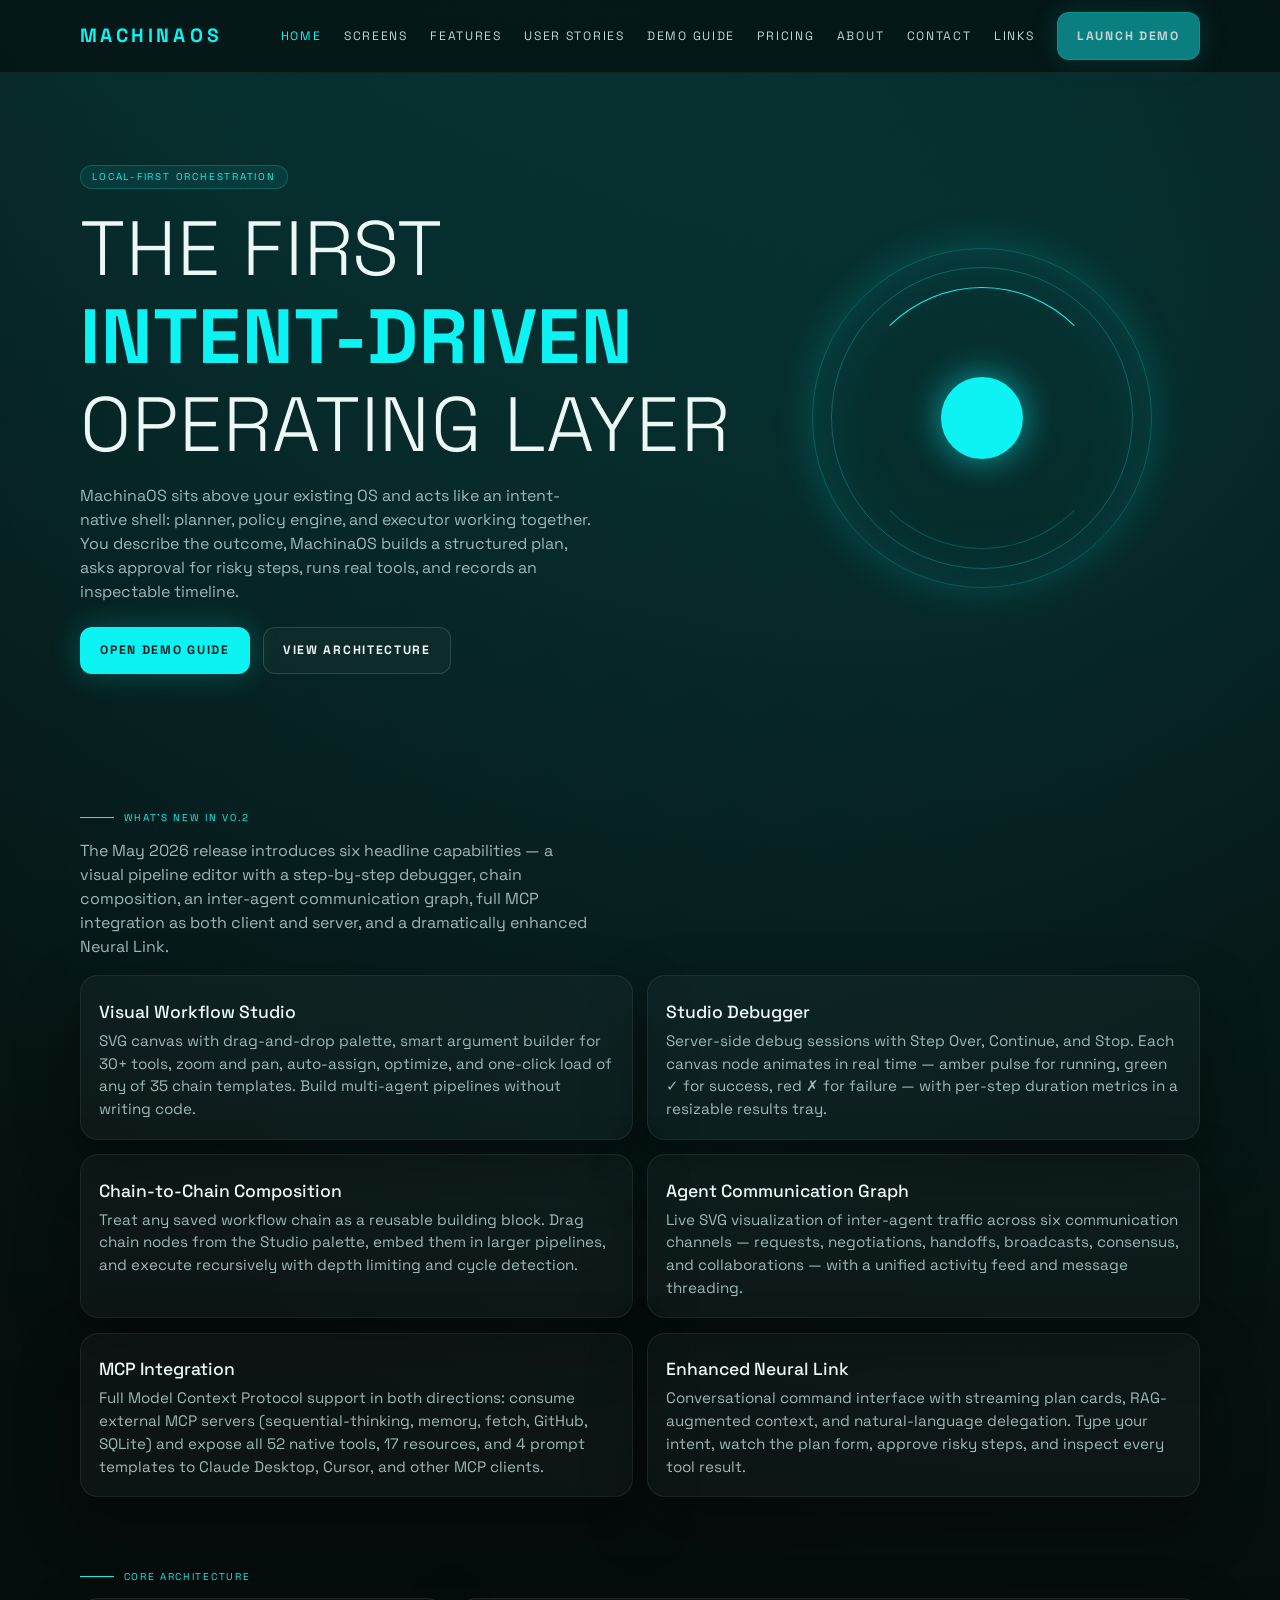
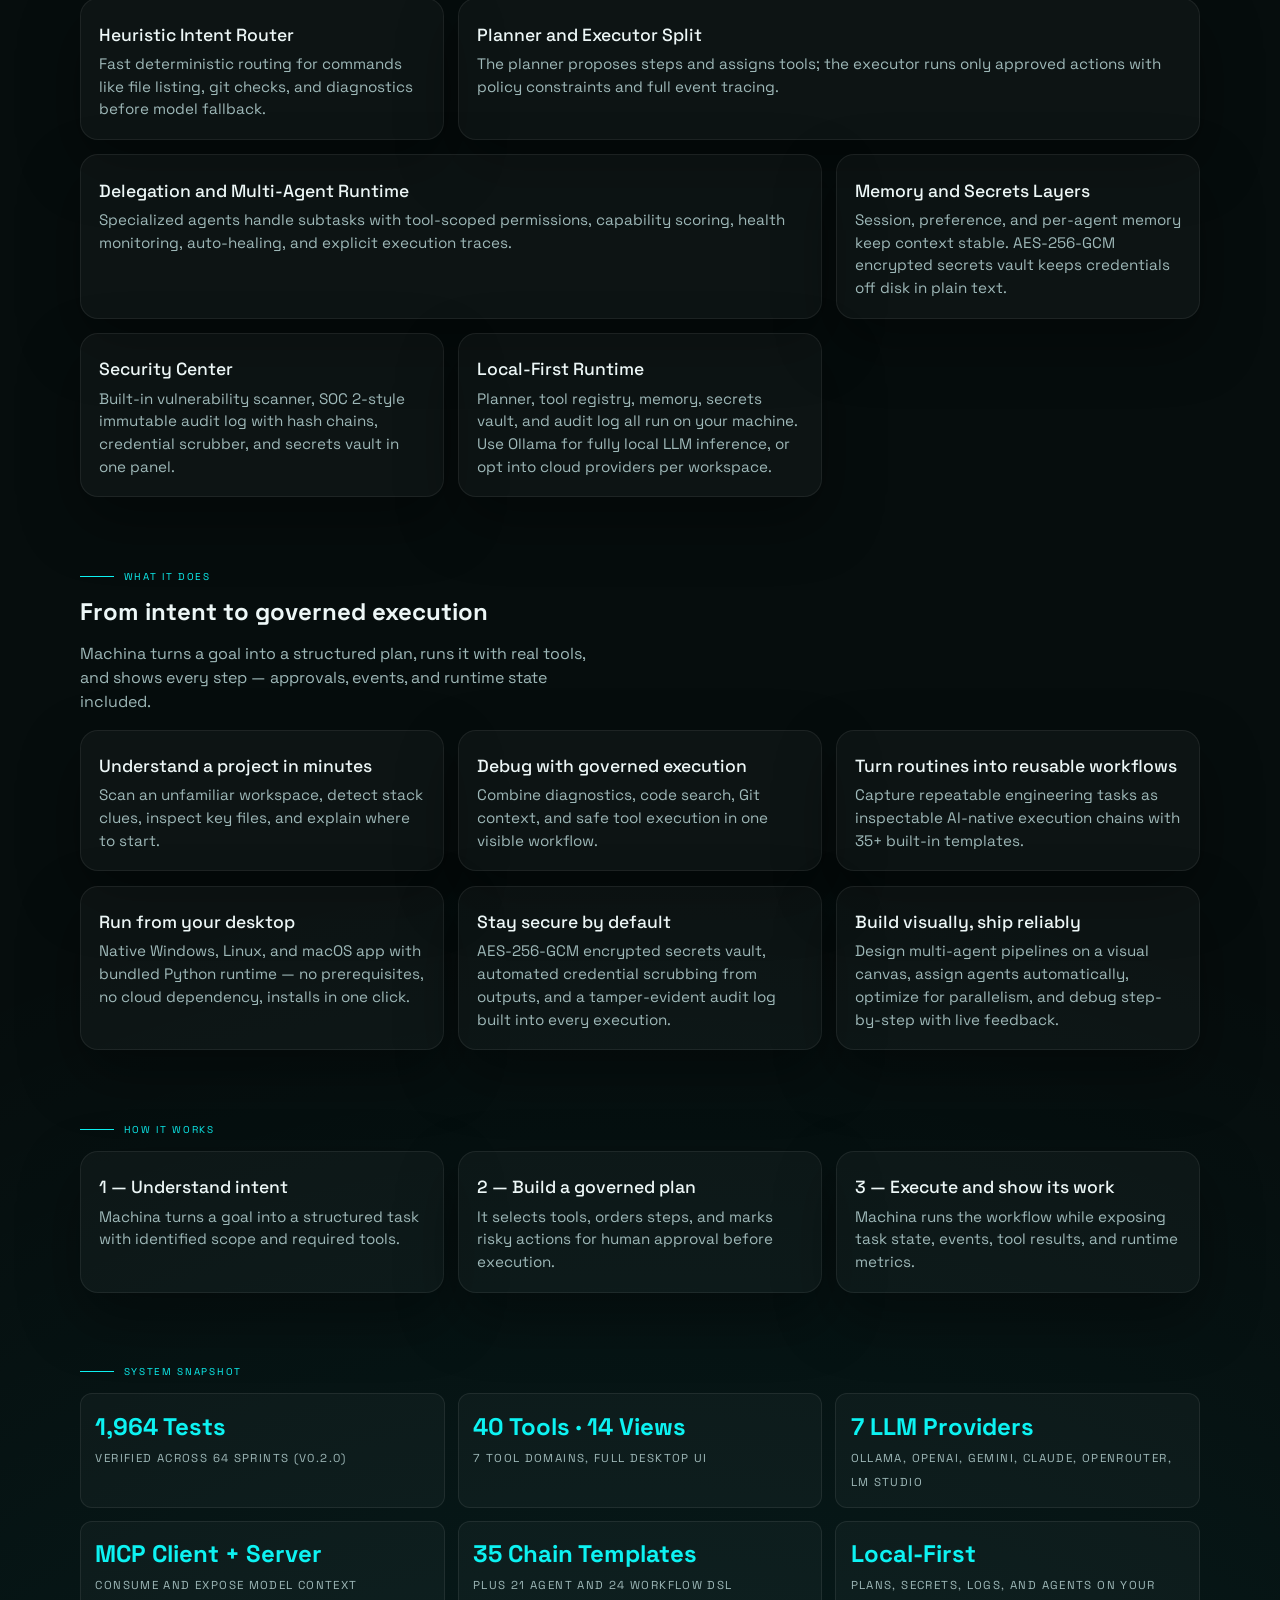
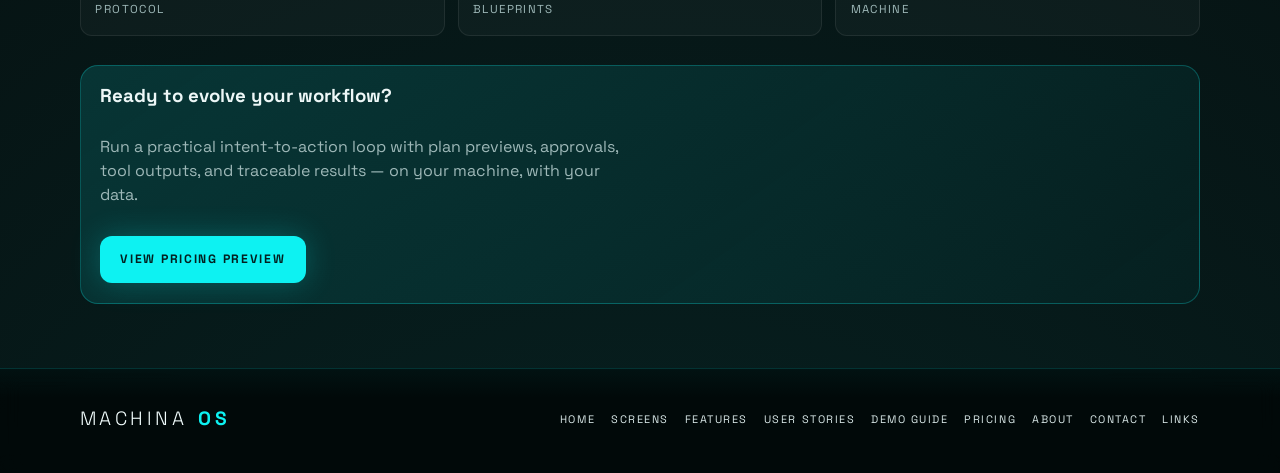
<file: index.html>
<!doctype html>
<html lang="en">
  <head>
    <meta charset="UTF-8" />
    <meta name="viewport" content="width=device-width, initial-scale=1.0" />
    <title>MachinaOS | Local-First Intent Runtime</title>
    <meta
      name="description"
      content="MachinaOS is a local-first orchestration layer that converts natural language goals into validated plans, policy checks, and real tool execution on your machine."
    />
    <!-- Open Graph -->
    <meta property="og:type" content="website" />
    <meta property="og:title" content="MachinaOS | Local-First AI Orchestration" />
    <meta property="og:description" content="Intent-native runtime for governed AI agent workflows. Local-first, traceable, human-approved." />
    <meta property="og:url" content="https://machinaos.ai/" />
    <meta property="og:site_name" content="MachinaOS" />
    <!-- Twitter Card -->
    <meta name="twitter:card" content="summary_large_image" />
    <meta name="twitter:title" content="MachinaOS | Local-First AI Orchestration" />
    <meta name="twitter:description" content="Intent-native runtime for governed AI agent workflows." />
    <meta property="og:image" content="https://machinaos.ai/assets/og/og-default.jpg" />
    <meta property="og:image:width" content="1200" />
    <meta property="og:image:height" content="630" />
    <meta property="og:image:alt" content="MachinaOS — Local-First Intent Runtime for governed AI agent orchestration" />
    <meta name="twitter:image" content="https://machinaos.ai/assets/og/og-default.jpg" />
    <link rel="canonical" href="https://machinaos.ai/" />
    <script type="application/ld+json">
    {
      "@context": "https://schema.org",
      "@type": "Organization",
      "@id": "https://machinaos.ai/#organization",
      "name": "MachinaOS",
      "url": "https://machinaos.ai",
      "description": "Local-first intent runtime for governed AI agent orchestration",
      "foundingDate": "2025",
      "parentOrganization": {
        "@type": "Organization",
        "name": "Machina Intelligence",
        "url": "https://machina-intelligence.com"
      },
      "contactPoint": [
        {"@type": "ContactPoint", "email": "info@machinaos.ai", "contactType": "customer support"},
        {"@type": "ContactPoint", "email": "sales@machina-intelligence.com", "contactType": "sales"}
      ]
    }
    </script>
    <script type="application/ld+json">
    {
      "@context": "https://schema.org",
      "@type": "SoftwareApplication",
      "@id": "https://machinaos.ai/#software",
      "name": "MachinaOS",
      "image": "https://machinaos.ai/assets/og/og-default.jpg",
      "applicationCategory": "DeveloperApplication",
      "operatingSystem": "Linux, macOS, Windows",
      "description": "Intent-native AI orchestration layer for local-first, governed multi-agent workflows with visual pipeline studio, security center, and 7 LLM provider support",
      "url": "https://machinaos.ai",
      "softwareVersion": "0.2",
      "featureList": "https://machinaos.ai/features.html",
      "screenshot": "https://machinaos.ai/screens.html",
      "offers": {
        "@type": "AggregateOffer",
        "priceCurrency": "USD",
        "lowPrice": "0",
        "highPrice": "49",
        "offerCount": "3",
        "availability": "https://schema.org/PreOrder",
        "offers": [
          {
            "@type": "Offer",
            "name": "Free",
            "price": "0",
            "priceCurrency": "USD",
            "availability": "https://schema.org/PreOrder",
            "description": "Single local runtime, core tool registry, session memory, demo mode"
          },
          {
            "@type": "Offer",
            "name": "Intelligence",
            "price": "49",
            "priceCurrency": "USD",
            "availability": "https://schema.org/PreOrder",
            "description": "Multi-agent delegation, consensus flows, Visual Workflow Studio, Security Center, MCP protocol, 7 LLM providers, native desktop app"
          },
          {
            "@type": "Offer",
            "name": "Enterprise",
            "price": "0",
            "priceCurrency": "USD",
            "availability": "https://schema.org/PreOrder",
            "priceSpecification": {
              "@type": "PriceSpecification",
              "price": "0",
              "priceCurrency": "USD",
              "valueAddedTaxIncluded": false
            },
            "description": "Distributed agent mesh, security policy templates, org-wide observability, CI/CD integration — contact sales for pricing"
          }
        ]
      },
      "publisher": {"@id": "https://machinaos.ai/#organization"}
    }
    </script>
    <script type="application/ld+json">
    {
      "@context": "https://schema.org",
      "@type": "WebSite",
      "@id": "https://machinaos.ai/#website",
      "name": "MachinaOS",
      "url": "https://machinaos.ai",
      "publisher": {"@id": "https://machinaos.ai/#organization"},
      "inLanguage": "en"
    }
    </script>
    <link rel="stylesheet" href="assets/styles.css?v=2" />
  </head>
  <body>
    <header class="topbar">
      <div class="site-wrap topbar-inner">
        <a class="brand" href="index.html"><span class="brand-copy">Machina<span>OS</span></span></a>
        <nav class="nav-links" aria-label="Primary">
          <a data-nav href="index.html">Home</a>
          <a data-nav href="screens.html">Screens</a>
          <a data-nav href="features.html">Features</a>
          <a data-nav href="user-stories.html">User Stories</a>
          <a data-nav href="demo-guide.html">Demo Guide</a>
          <a data-nav href="pricing.html">Pricing</a>
          <a data-nav href="about.html">About</a>
          <a data-nav href="contact.html">Contact</a>
          <a data-nav href="links.html">Links</a>
          <a class="btn btn-demo" href="https://demo.machinaos.ai/" target="_blank" rel="noopener noreferrer" data-demo-trigger>Launch Demo</a>
        </nav>
        <button class="btn btn-ghost mobile-toggle" data-menu-toggle aria-expanded="false" aria-controls="mobile-menu">Menu</button>
      </div>
      <div class="site-wrap mobile-menu" id="mobile-menu" data-mobile-menu hidden>
        <a data-nav href="index.html">Home</a>
        <a data-nav href="screens.html">Screens</a>
        <a data-nav href="features.html">Features</a>
        <a data-nav href="user-stories.html">User Stories</a>
        <a data-nav href="demo-guide.html">Demo Guide</a>
        <a data-nav href="pricing.html">Pricing</a>
        <a data-nav href="about.html">About</a>
        <a data-nav href="contact.html">Contact</a>
        <a data-nav href="links.html">Links</a>
      </div>
    </header>

    <main class="site-wrap">
      <section class="hero reveal">
        <div>
          <span class="kicker">Local-first orchestration</span>
          <h1>The First <strong>Intent-Driven</strong> Operating Layer</h1>
          <p class="lead">
            MachinaOS sits above your existing OS and acts like an intent-native shell: planner, policy engine, and executor working
            together. You describe the outcome, MachinaOS builds a structured plan, asks approval for risky steps, runs real tools,
            and records an inspectable timeline.
          </p>
          <div class="hero-actions">
            <a class="btn btn-primary" href="demo-guide.html">Open Demo Guide</a>
            <a class="btn btn-ghost" href="about.html">View Architecture</a>
          </div>
        </div>
        <div>
          <div class="neural-orb" aria-hidden="true">
            <div class="neural-core"></div>
          </div>
        </div>
      </section>

      <section class="section reveal">
        <div class="section-head"><h2>What's New in v0.2</h2></div>
        <p class="lead">The May 2026 release introduces six headline capabilities — a visual pipeline editor with a step-by-step debugger, chain composition, an inter-agent communication graph, full MCP integration as both client and server, and a dramatically enhanced Neural Link.</p>
        <div class="card-grid">
          <article class="card col-6">
            <h3>Visual Workflow Studio</h3>
            <p>SVG canvas with drag-and-drop palette, smart argument builder for 30+ tools, zoom and pan, auto-assign, optimize, and one-click load of any of 35 chain templates. Build multi-agent pipelines without writing code.</p>
          </article>
          <article class="card col-6">
            <h3>Studio Debugger</h3>
            <p>Server-side debug sessions with Step Over, Continue, and Stop. Each canvas node animates in real time — amber pulse for running, green ✓ for success, red ✗ for failure — with per-step duration metrics in a resizable results tray.</p>
          </article>
          <article class="card col-6">
            <h3>Chain-to-Chain Composition</h3>
            <p>Treat any saved workflow chain as a reusable building block. Drag chain nodes from the Studio palette, embed them in larger pipelines, and execute recursively with depth limiting and cycle detection.</p>
          </article>
          <article class="card col-6">
            <h3>Agent Communication Graph</h3>
            <p>Live SVG visualization of inter-agent traffic across six communication channels — requests, negotiations, handoffs, broadcasts, consensus, and collaborations — with a unified activity feed and message threading.</p>
          </article>
          <article class="card col-6">
            <h3>MCP Integration</h3>
            <p>Full Model Context Protocol support in both directions: consume external MCP servers (sequential-thinking, memory, fetch, GitHub, SQLite) and expose all 52 native tools, 17 resources, and 4 prompt templates to Claude Desktop, Cursor, and other MCP clients.</p>
          </article>
          <article class="card col-6">
            <h3>Enhanced Neural Link</h3>
            <p>Conversational command interface with streaming plan cards, RAG-augmented context, and natural-language delegation. Type your intent, watch the plan form, approve risky steps, and inspect every tool result.</p>
          </article>
        </div>
      </section>

      <section class="section reveal">
        <div class="section-head"><h2>Core Architecture</h2></div>
        <div class="card-grid">
          <article class="card col-4">
            <h3>Heuristic Intent Router</h3>
            <p>Fast deterministic routing for commands like file listing, git checks, and diagnostics before model fallback.</p>
          </article>
          <article class="card col-8">
            <h3>Planner and Executor Split</h3>
            <p>The planner proposes steps and assigns tools; the executor runs only approved actions with policy constraints and full event tracing.</p>
          </article>
          <article class="card col-8">
            <h3>Delegation and Multi-Agent Runtime</h3>
            <p>Specialized agents handle subtasks with tool-scoped permissions, capability scoring, health monitoring, auto-healing, and explicit execution traces.</p>
          </article>
          <article class="card col-4">
            <h3>Memory and Secrets Layers</h3>
            <p>Session, preference, and per-agent memory keep context stable. AES-256-GCM encrypted secrets vault keeps credentials off disk in plain text.</p>
          </article>
          <article class="card col-4">
            <h3>Security Center</h3>
            <p>Built-in vulnerability scanner, SOC 2-style immutable audit log with hash chains, credential scrubber, and secrets vault in one panel.</p>
          </article>
          <article class="card col-4">
            <h3>Local-First Runtime</h3>
            <p>Planner, tool registry, memory, secrets vault, and audit log all run on your machine. Use Ollama for fully local LLM inference, or opt into cloud providers per workspace.</p>
          </article>
        </div>
      </section>

      <section class="section reveal">
        <div class="section-head"><h2>What It Does</h2></div>
        <h2>From intent to governed execution</h2>
        <p class="lead">Machina turns a goal into a structured plan, runs it with real tools, and shows every step — approvals, events, and runtime state included.</p>
        <div class="card-grid">
          <article class="card col-4">
            <h3>Understand a project in minutes</h3>
            <p>Scan an unfamiliar workspace, detect stack clues, inspect key files, and explain where to start.</p>
          </article>
          <article class="card col-4">
            <h3>Debug with governed execution</h3>
            <p>Combine diagnostics, code search, Git context, and safe tool execution in one visible workflow.</p>
          </article>
          <article class="card col-4">
            <h3>Turn routines into reusable workflows</h3>
            <p>Capture repeatable engineering tasks as inspectable AI-native execution chains with 35+ built-in templates.</p>
          </article>
          <article class="card col-4">
            <h3>Run from your desktop</h3>
            <p>Native Windows, Linux, and macOS app with bundled Python runtime — no prerequisites, no cloud dependency, installs in one click.</p>
          </article>
          <article class="card col-4">
            <h3>Stay secure by default</h3>
            <p>AES-256-GCM encrypted secrets vault, automated credential scrubbing from outputs, and a tamper-evident audit log built into every execution.</p>
          </article>
          <article class="card col-4">
            <h3>Build visually, ship reliably</h3>
            <p>Design multi-agent pipelines on a visual canvas, assign agents automatically, optimize for parallelism, and debug step-by-step with live feedback.</p>
          </article>
        </div>
      </section>

      <section class="section reveal">
        <div class="section-head"><h2>How It Works</h2></div>
        <div class="card-grid">
          <article class="card col-4">
            <h3>1 — Understand intent</h3>
            <p>Machina turns a goal into a structured task with identified scope and required tools.</p>
          </article>
          <article class="card col-4">
            <h3>2 — Build a governed plan</h3>
            <p>It selects tools, orders steps, and marks risky actions for human approval before execution.</p>
          </article>
          <article class="card col-4">
            <h3>3 — Execute and show its work</h3>
            <p>Machina runs the workflow while exposing task state, events, tool results, and runtime metrics.</p>
          </article>
        </div>
      </section>

      <section class="section reveal">
        <div class="section-head"><h2>System Snapshot</h2></div>
        <div class="stat-row">
          <div class="stat">
            <strong>1,964 Tests</strong>
            <span>Verified across 64 sprints (v0.2.0)</span>
          </div>
          <div class="stat">
            <strong>40 Tools · 14 Views</strong>
            <span>7 tool domains, full desktop UI</span>
          </div>
          <div class="stat">
            <strong>7 LLM Providers</strong>
            <span>Ollama, OpenAI, Gemini, Claude, OpenRouter, LM Studio</span>
          </div>
          <div class="stat">
            <strong>MCP Client + Server</strong>
            <span>Consume and expose Model Context Protocol</span>
          </div>
          <div class="stat">
            <strong>35 Chain Templates</strong>
            <span>Plus 21 agent and 24 workflow DSL blueprints</span>
          </div>
          <div class="stat">
            <strong>Local-First</strong>
            <span>Plans, secrets, logs, and agents on your machine</span>
          </div>
        </div>
      </section>

      <section class="cta reveal">
        <h3>Ready to evolve your workflow?</h3>
        <p class="lead">Run a practical intent-to-action loop with plan previews, approvals, tool outputs, and traceable results — on your machine, with your data.</p>
        <a class="btn btn-primary" href="pricing.html">View Pricing Preview</a>
      </section>
    </main>

    <footer>
      <div class="site-wrap footer-row">
        <div class="brand">Machina<span>OS</span></div>
        <nav class="footer-links" aria-label="Footer">
          <a href="index.html">Home</a>
          <a href="screens.html">Screens</a>
          <a href="features.html">Features</a>
          <a href="user-stories.html">User Stories</a>
          <a href="demo-guide.html">Demo Guide</a>
          <a href="pricing.html">Pricing</a>
          <a href="about.html">About</a>
          <a href="contact.html">Contact</a>
          <a href="links.html">Links</a>
        </nav>
      </div>
    </footer>

    <script src="assets/main.js"></script>
  </body>
</html>
</file>
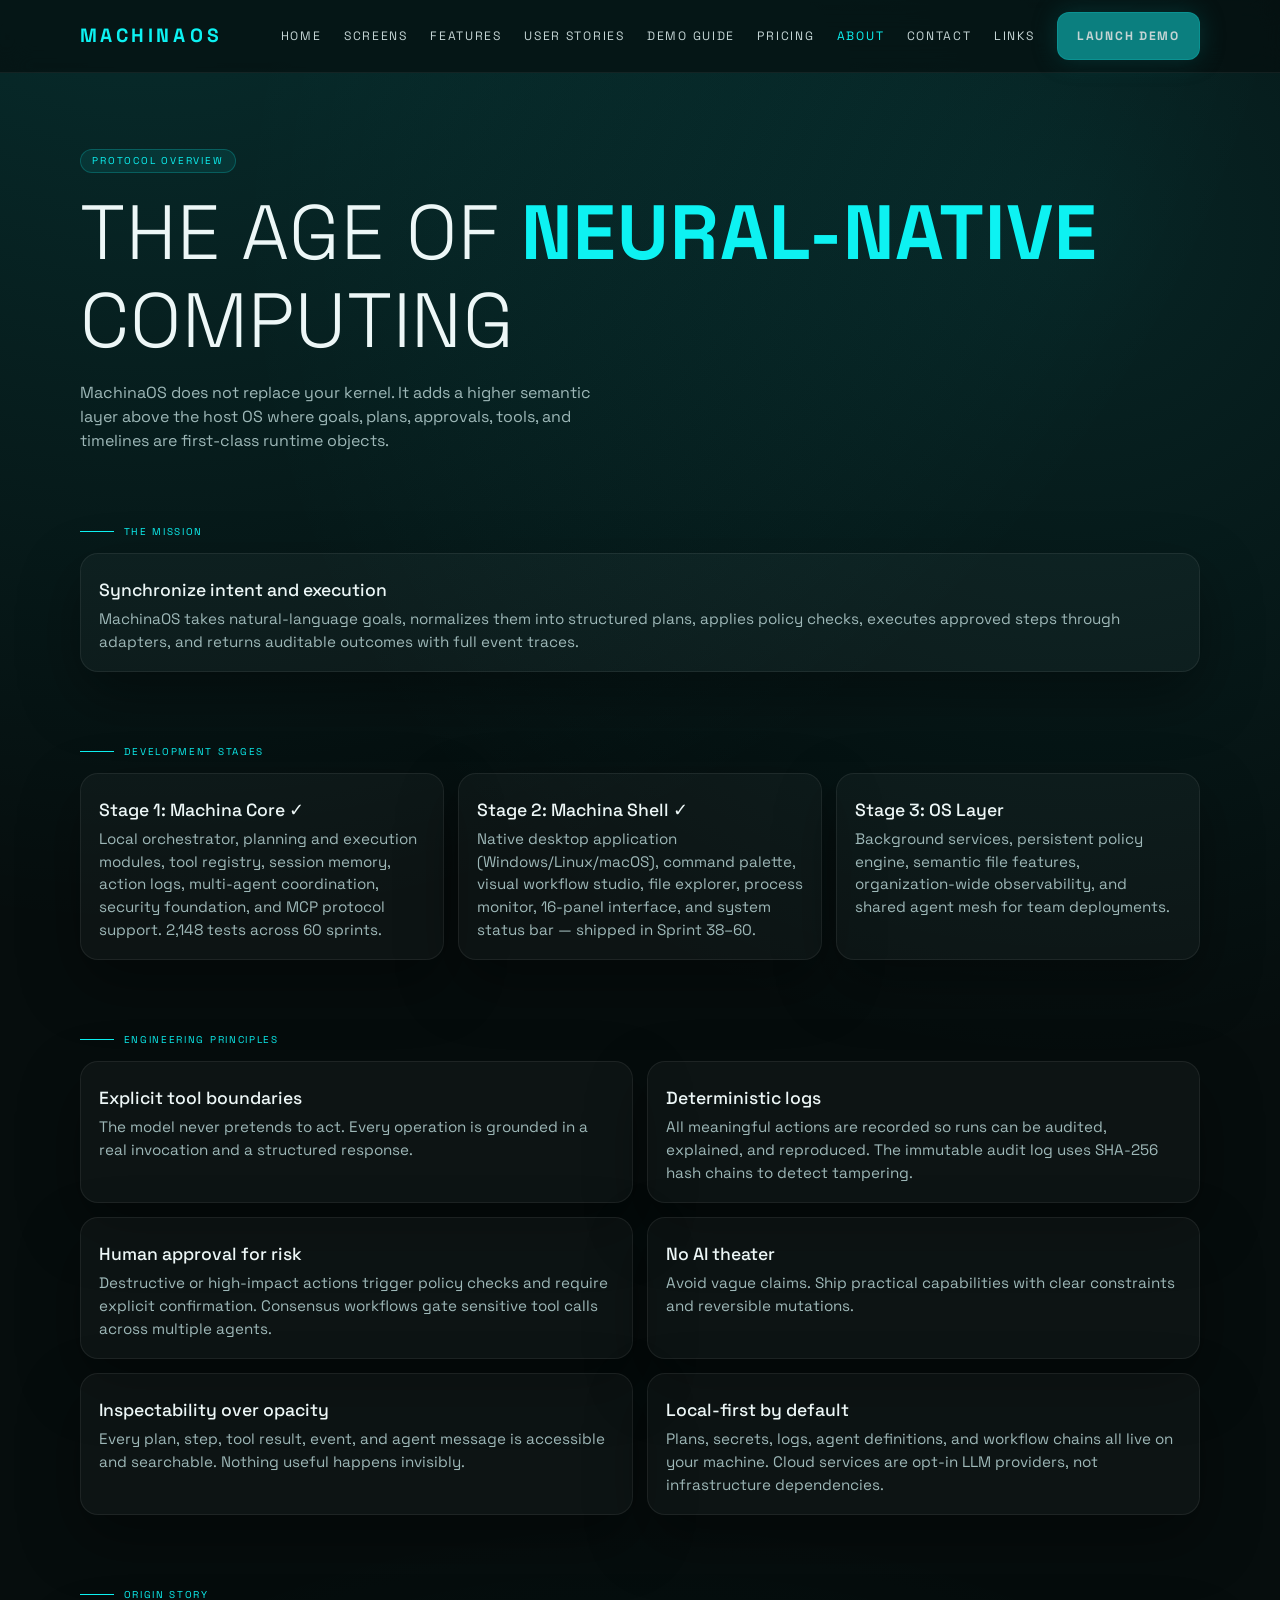
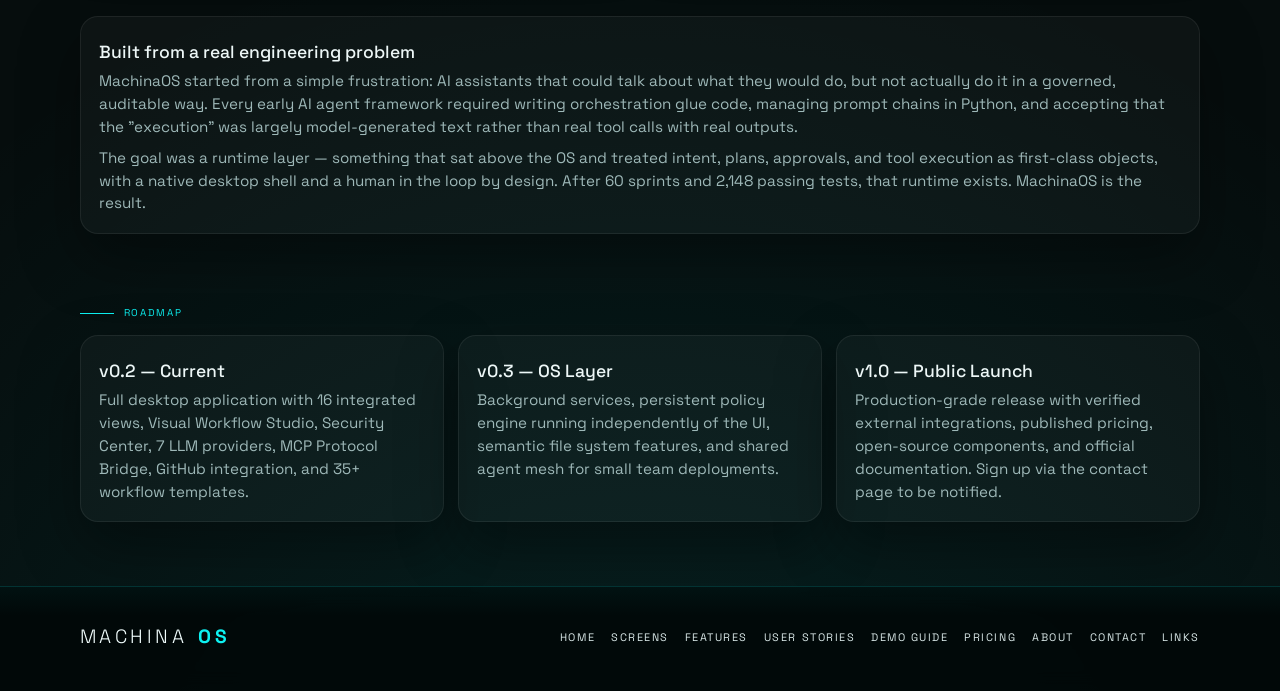
<file: about.html>
<!doctype html>
<html lang="en">
  <head>
    <meta charset="UTF-8" />
    <meta name="viewport" content="width=device-width, initial-scale=1.0" />
    <title>About MachinaOS | Architecture and Roadmap</title>
    <meta
      name="description"
      content="Learn how MachinaOS adds a semantic runtime above your OS to turn intent into planned, approved, and traceable tool execution."
    />
    <!-- Open Graph -->
    <meta property="og:type" content="website" />
    <meta property="og:title" content="About MachinaOS | Architecture and Roadmap" />
    <meta property="og:description" content="Explore MachinaOS's architecture, roadmap, and engineering principles behind local-first, governed AI execution." />
    <meta property="og:url" content="https://machinaos.ai/about.html" />
    <meta property="og:site_name" content="MachinaOS" />
    <!-- Twitter Card -->
    <meta name="twitter:card" content="summary_large_image" />
    <meta name="twitter:title" content="About MachinaOS | Architecture and Roadmap" />
    <meta name="twitter:description" content="Architecture, roadmap, and engineering principles behind local-first AI execution." />
    <meta property="og:image" content="https://machinaos.ai/assets/og/og-default.jpg" />
    <meta property="og:image:width" content="1200" />
    <meta property="og:image:height" content="630" />
    <meta property="og:image:alt" content="MachinaOS — Local-First Intent Runtime for governed AI agent orchestration" />
    <meta name="twitter:image" content="https://machinaos.ai/assets/og/og-default.jpg" />
    <link rel="canonical" href="https://machinaos.ai/about.html" />
    <script type="application/ld+json">
    {
      "@context": "https://schema.org",
      "@type": "BreadcrumbList",
      "itemListElement": [
        {"@type": "ListItem", "position": 1, "name": "Home", "item": "https://machinaos.ai/"},
        {"@type": "ListItem", "position": 2, "name": "About", "item": "https://machinaos.ai/about.html"}
      ]
    }
    </script>
    <script type="application/ld+json">
    {
      "@context": "https://schema.org",
      "@type": "AboutPage",
      "name": "About MachinaOS",
      "url": "https://machinaos.ai/about.html",
      "mainEntity": {
        "@type": "Organization",
        "@id": "https://machinaos.ai/#organization",
        "founder": {
          "@type": "Person",
          "name": "Davide",
          "jobTitle": "Founder",
          "worksFor": { "@id": "https://machinaos.ai/#organization" }
        }
      }
    }
    </script>
    <link rel="stylesheet" href="assets/styles.css?v=2" />
  </head>
  <body>
    <header class="topbar">
      <div class="site-wrap topbar-inner">
        <a class="brand" href="index.html"><span class="brand-copy">Machina<span>OS</span></span></a>
        <nav class="nav-links" aria-label="Primary">
          <a data-nav href="index.html">Home</a>
          <a data-nav href="screens.html">Screens</a>
          <a data-nav href="features.html">Features</a>
          <a data-nav href="user-stories.html">User Stories</a>
          <a data-nav href="demo-guide.html">Demo Guide</a>
          <a data-nav href="pricing.html">Pricing</a>
          <a data-nav href="about.html">About</a>
          <a data-nav href="contact.html">Contact</a>
          <a data-nav href="links.html">Links</a>
          <a class="btn btn-demo" href="https://demo.machinaos.ai/" target="_blank" rel="noopener noreferrer" data-demo-trigger>Launch Demo</a>
        </nav>
        <button class="btn btn-ghost mobile-toggle" data-menu-toggle aria-expanded="false" aria-controls="mobile-menu">Menu</button>
      </div>
      <div class="site-wrap mobile-menu" id="mobile-menu" data-mobile-menu hidden>
        <a data-nav href="index.html">Home</a>
        <a data-nav href="screens.html">Screens</a>
        <a data-nav href="features.html">Features</a>
        <a data-nav href="user-stories.html">User Stories</a>
        <a data-nav href="demo-guide.html">Demo Guide</a>
        <a data-nav href="pricing.html">Pricing</a>
        <a data-nav href="about.html">About</a>
        <a data-nav href="contact.html">Contact</a>
        <a data-nav href="links.html">Links</a>
      </div>
    </header>

    <main class="site-wrap">
      <section class="section reveal">
        <span class="kicker">Protocol Overview</span>
        <h1>The Age of <strong>Neural-Native</strong> Computing</h1>
        <p class="lead">
          MachinaOS does not replace your kernel. It adds a higher semantic layer above the host OS where goals, plans, approvals,
          tools, and timelines are first-class runtime objects.
        </p>
      </section>

      <section class="section reveal">
        <div class="section-head"><h2>The Mission</h2></div>
        <div class="card">
          <h3>Synchronize intent and execution</h3>
          <p>
            MachinaOS takes natural-language goals, normalizes them into structured plans, applies policy checks, executes approved
            steps through adapters, and returns auditable outcomes with full event traces.
          </p>
        </div>
      </section>

      <section class="section reveal">
        <div class="section-head"><h2>Development Stages</h2></div>
        <div class="card-grid">
          <article class="card col-4">
            <h3>Stage 1: Machina Core ✓</h3>
            <p>Local orchestrator, planning and execution modules, tool registry, session memory, action logs, multi-agent coordination, security foundation, and MCP protocol support. 2,148 tests across 60 sprints.</p>
          </article>
          <article class="card col-4">
            <h3>Stage 2: Machina Shell ✓</h3>
            <p>Native desktop application (Windows/Linux/macOS), command palette, visual workflow studio, file explorer, process monitor, 16-panel interface, and system status bar — shipped in Sprint 38–60.</p>
          </article>
          <article class="card col-4">
            <h3>Stage 3: OS Layer</h3>
            <p>Background services, persistent policy engine, semantic file features, organization-wide observability, and shared agent mesh for team deployments.</p>
          </article>
        </div>
      </section>

      <section class="section reveal">
        <div class="section-head"><h2>Engineering Principles</h2></div>
        <div class="card-grid">
          <article class="card col-6">
            <h3>Explicit tool boundaries</h3>
            <p>The model never pretends to act. Every operation is grounded in a real invocation and a structured response.</p>
          </article>
          <article class="card col-6">
            <h3>Deterministic logs</h3>
            <p>All meaningful actions are recorded so runs can be audited, explained, and reproduced. The immutable audit log uses SHA-256 hash chains to detect tampering.</p>
          </article>
          <article class="card col-6">
            <h3>Human approval for risk</h3>
            <p>Destructive or high-impact actions trigger policy checks and require explicit confirmation. Consensus workflows gate sensitive tool calls across multiple agents.</p>
          </article>
          <article class="card col-6">
            <h3>No AI theater</h3>
            <p>Avoid vague claims. Ship practical capabilities with clear constraints and reversible mutations.</p>
          </article>
          <article class="card col-6">
            <h3>Inspectability over opacity</h3>
            <p>Every plan, step, tool result, event, and agent message is accessible and searchable. Nothing useful happens invisibly.</p>
          </article>
          <article class="card col-6">
            <h3>Local-first by default</h3>
            <p>Plans, secrets, logs, agent definitions, and workflow chains all live on your machine. Cloud services are opt-in LLM providers, not infrastructure dependencies.</p>
          </article>
        </div>
      </section>

      <section class="section reveal">
        <div class="section-head"><h2>Origin Story</h2></div>
        <div class="card">
          <h3>Built from a real engineering problem</h3>
          <p>MachinaOS started from a simple frustration: AI assistants that could talk about what they would do, but not actually do it in a governed, auditable way. Every early AI agent framework required writing orchestration glue code, managing prompt chains in Python, and accepting that the "execution" was largely model-generated text rather than real tool calls with real outputs.</p>
          <p>The goal was a runtime layer — something that sat above the OS and treated intent, plans, approvals, and tool execution as first-class objects, with a native desktop shell and a human in the loop by design. After 60 sprints and 2,148 passing tests, that runtime exists. MachinaOS is the result.</p>
        </div>
      </section>

      <section class="section reveal">
        <div class="section-head"><h2>Roadmap</h2></div>
        <div class="card-grid">
          <article class="card col-4">
            <h3>v0.2 — Current</h3>
            <p>Full desktop application with 16 integrated views, Visual Workflow Studio, Security Center, 7 LLM providers, MCP Protocol Bridge, GitHub integration, and 35+ workflow templates.</p>
          </article>
          <article class="card col-4">
            <h3>v0.3 — OS Layer</h3>
            <p>Background services, persistent policy engine running independently of the UI, semantic file system features, and shared agent mesh for small team deployments.</p>
          </article>
          <article class="card col-4">
            <h3>v1.0 — Public Launch</h3>
            <p>Production-grade release with verified external integrations, published pricing, open-source components, and official documentation. Sign up via the <a href="contact.html">contact page</a> to be notified.</p>
          </article>
        </div>
      </section>
    </main>

    <footer>
      <div class="site-wrap footer-row">
        <div class="brand">Machina<span>OS</span></div>
        <nav class="footer-links" aria-label="Footer">
          <a href="index.html">Home</a>
          <a href="screens.html">Screens</a>
          <a href="features.html">Features</a>
          <a href="user-stories.html">User Stories</a>
          <a href="demo-guide.html">Demo Guide</a>
          <a href="pricing.html">Pricing</a>
          <a href="about.html">About</a>
          <a href="contact.html">Contact</a>
          <a href="links.html">Links</a>
        </nav>
      </div>
    </footer>

    <script src="assets/main.js"></script>
  </body>
</html>
</file>
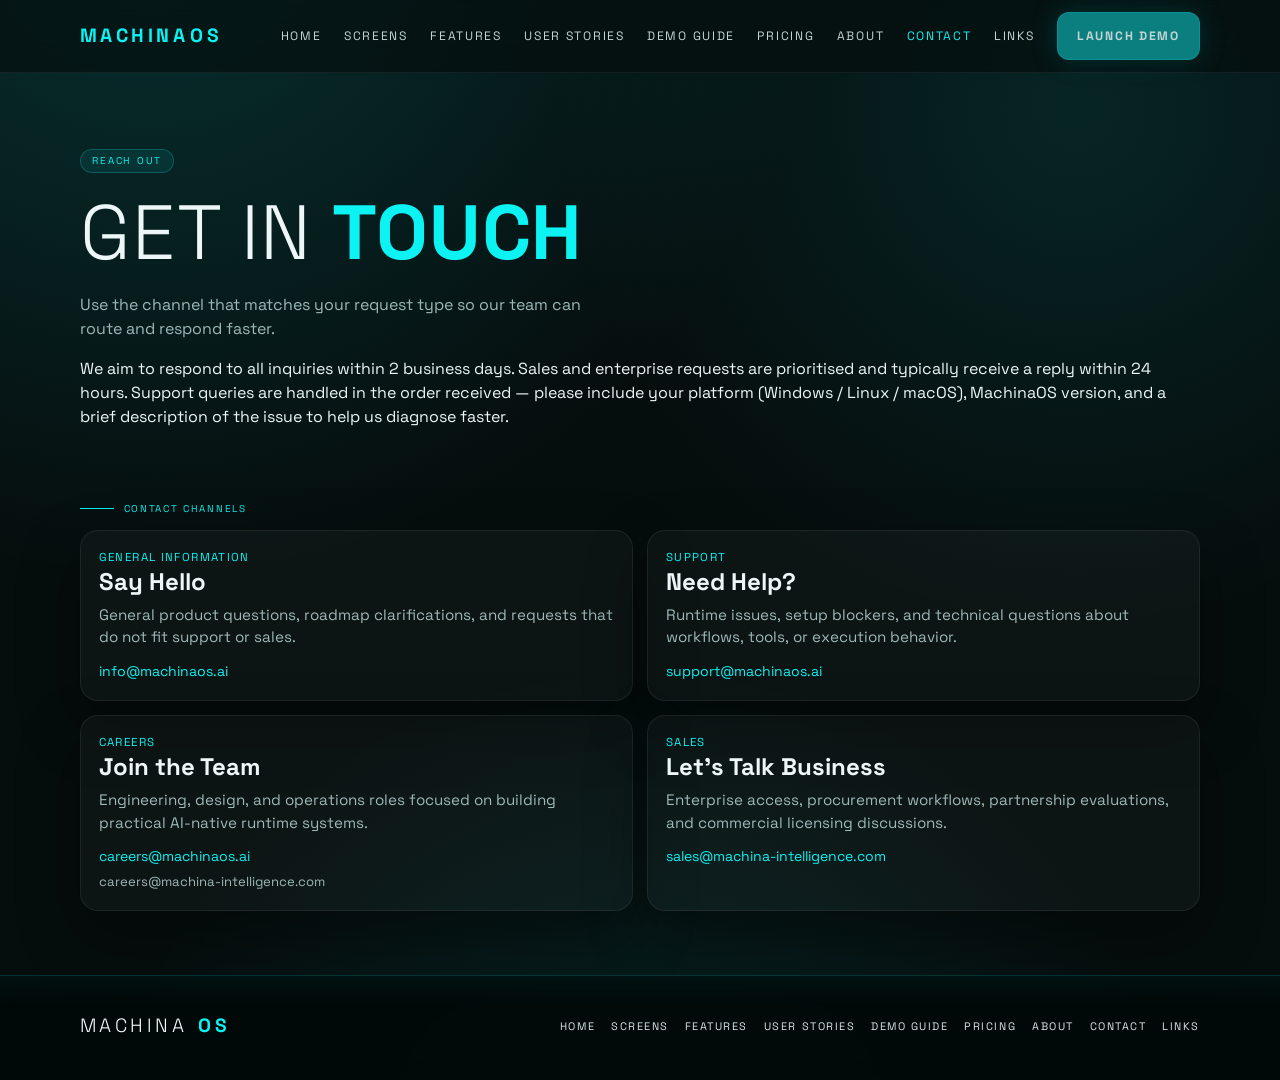
<file: contact.html>
<!doctype html>
<html lang="en">
  <head>
    <meta charset="UTF-8" />
    <meta name="viewport" content="width=device-width, initial-scale=1.0" />
    <title>Contact MachinaOS | Support, Sales, Careers</title>
    <meta
      name="description"
      content="Contact MachinaOS for product questions, technical support, careers, and enterprise commercial discussions."
    />
    <!-- Open Graph -->
    <meta property="og:type" content="website" />
    <meta property="og:title" content="Contact MachinaOS | Support, Sales, Careers" />
    <meta property="og:description" content="Contact MachinaOS for support, sales, or careers. Reach us at info@machinaos.ai." />
    <meta property="og:url" content="https://machinaos.ai/contact.html" />
    <meta property="og:site_name" content="MachinaOS" />
    <!-- Twitter Card -->
    <meta name="twitter:card" content="summary_large_image" />
    <meta name="twitter:title" content="Contact MachinaOS | Support, Sales, Careers" />
    <meta name="twitter:description" content="Get in touch with the MachinaOS team." />
    <meta property="og:image" content="https://machinaos.ai/assets/og/og-default.jpg" />
    <meta property="og:image:width" content="1200" />
    <meta property="og:image:height" content="630" />
    <meta property="og:image:alt" content="MachinaOS — Local-First Intent Runtime for governed AI agent orchestration" />
    <meta name="twitter:image" content="https://machinaos.ai/assets/og/og-default.jpg" />
    <link rel="canonical" href="https://machinaos.ai/contact.html" />
    <script type="application/ld+json">
    {
      "@context": "https://schema.org",
      "@type": "BreadcrumbList",
      "itemListElement": [
        {"@type": "ListItem", "position": 1, "name": "Home", "item": "https://machinaos.ai/"},
        {"@type": "ListItem", "position": 2, "name": "Contact", "item": "https://machinaos.ai/contact.html"}
      ]
    }
    </script>
    <script type="application/ld+json">
    {
      "@context": "https://schema.org",
      "@type": "ContactPage",
      "name": "Contact MachinaOS",
      "url": "https://machinaos.ai/contact.html",
      "mainEntity": { "@id": "https://machinaos.ai/#organization" }
    }
    </script>
    <link rel="stylesheet" href="assets/styles.css?v=2" />
  </head>
  <body>
    <header class="topbar">
      <div class="site-wrap topbar-inner">
        <a class="brand" href="index.html"><span class="brand-copy">Machina<span>OS</span></span></a>
        <nav class="nav-links" aria-label="Primary">
          <a data-nav href="index.html">Home</a>
          <a data-nav href="screens.html">Screens</a>
          <a data-nav href="features.html">Features</a>
          <a data-nav href="user-stories.html">User Stories</a>
          <a data-nav href="demo-guide.html">Demo Guide</a>
          <a data-nav href="pricing.html">Pricing</a>
          <a data-nav href="about.html">About</a>
          <a data-nav href="contact.html">Contact</a>
          <a data-nav href="links.html">Links</a>
          <a class="btn btn-demo" href="https://demo.machinaos.ai/" target="_blank" rel="noopener noreferrer" data-demo-trigger>Launch Demo</a>
        </nav>
        <button class="btn btn-ghost mobile-toggle" data-menu-toggle aria-expanded="false" aria-controls="mobile-menu">Menu</button>
      </div>
      <div class="site-wrap mobile-menu" id="mobile-menu" data-mobile-menu hidden>
        <a data-nav href="index.html">Home</a>
        <a data-nav href="screens.html">Screens</a>
        <a data-nav href="features.html">Features</a>
        <a data-nav href="user-stories.html">User Stories</a>
        <a data-nav href="demo-guide.html">Demo Guide</a>
        <a data-nav href="pricing.html">Pricing</a>
        <a data-nav href="about.html">About</a>
        <a data-nav href="contact.html">Contact</a>
        <a data-nav href="links.html">Links</a>
      </div>
    </header>

    <main class="site-wrap">
      <section class="section reveal">
        <span class="kicker">Reach Out</span>
        <h1>Get in <strong>Touch</strong></h1>
        <p class="lead">
          Use the channel that matches your request type so our team can route and respond faster.
        </p>
        <p>We aim to respond to all inquiries within 2 business days. Sales and enterprise requests are prioritised and typically receive a reply within 24 hours. Support queries are handled in the order received — please include your platform (Windows / Linux / macOS), MachinaOS version, and a brief description of the issue to help us diagnose faster.</p>
      </section>

      <section class="section reveal">
        <div class="section-head"><h2>Contact Channels</h2></div>
        <div class="card-grid">

          <article class="card col-6 contact-card">
            <span class="contact-card-label">General Information</span>
            <h2>Say Hello</h2>
            <p>General product questions, roadmap clarifications, and requests that do not fit support or sales.</p>
            <a href="mailto:info@machinaos.ai" class="contact-email">info@machinaos.ai</a>
          </article>

          <article class="card col-6 contact-card">
            <span class="contact-card-label">Support</span>
            <h2>Need Help?</h2>
            <p>Runtime issues, setup blockers, and technical questions about workflows, tools, or execution behavior.</p>
            <a href="mailto:support@machinaos.ai" class="contact-email">support@machinaos.ai</a>
          </article>

          <article class="card col-6 contact-card">
            <span class="contact-card-label">Careers</span>
            <h2>Join the Team</h2>
            <p>Engineering, design, and operations roles focused on building practical AI-native runtime systems.</p>
            <a href="mailto:careers@machinaos.ai" class="contact-email">careers@machinaos.ai</a>
            <a href="mailto:careers@machina-intelligence.com" class="contact-email secondary">careers@machina-intelligence.com</a>
          </article>

          <article class="card col-6 contact-card">
            <span class="contact-card-label">Sales</span>
            <h2>Let's Talk Business</h2>
            <p>Enterprise access, procurement workflows, partnership evaluations, and commercial licensing discussions.</p>
            <a href="mailto:sales@machina-intelligence.com" class="contact-email">sales@machina-intelligence.com</a>
          </article>

        </div>
      </section>
    </main>

    <footer>
      <div class="site-wrap footer-row">
        <div class="brand">Machina<span>OS</span></div>
        <nav class="footer-links" aria-label="Footer">
          <a href="index.html">Home</a>
          <a href="screens.html">Screens</a>
          <a href="features.html">Features</a>
          <a href="user-stories.html">User Stories</a>
          <a href="demo-guide.html">Demo Guide</a>
          <a href="pricing.html">Pricing</a>
          <a href="about.html">About</a>
          <a href="contact.html">Contact</a>
          <a href="links.html">Links</a>
        </nav>
      </div>
    </footer>

    <script src="assets/main.js"></script>
  </body>
</html>
</file>
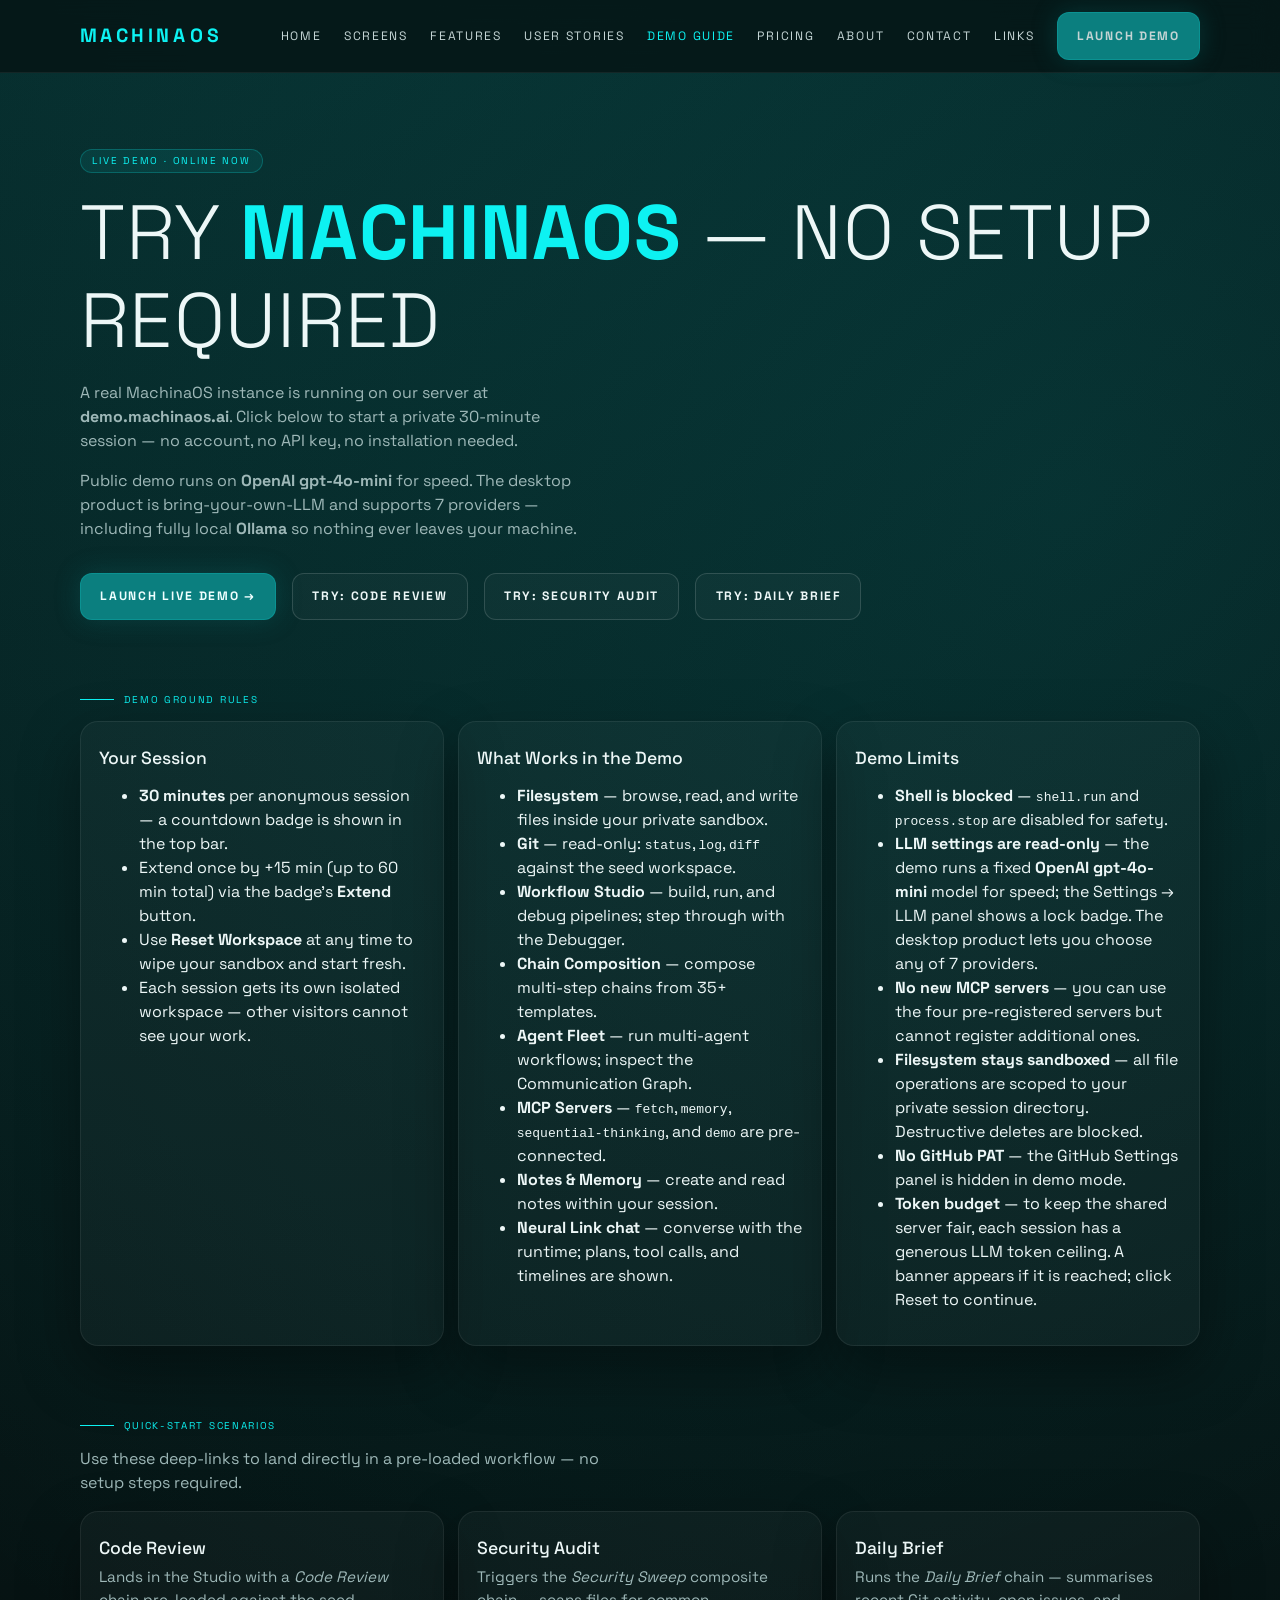
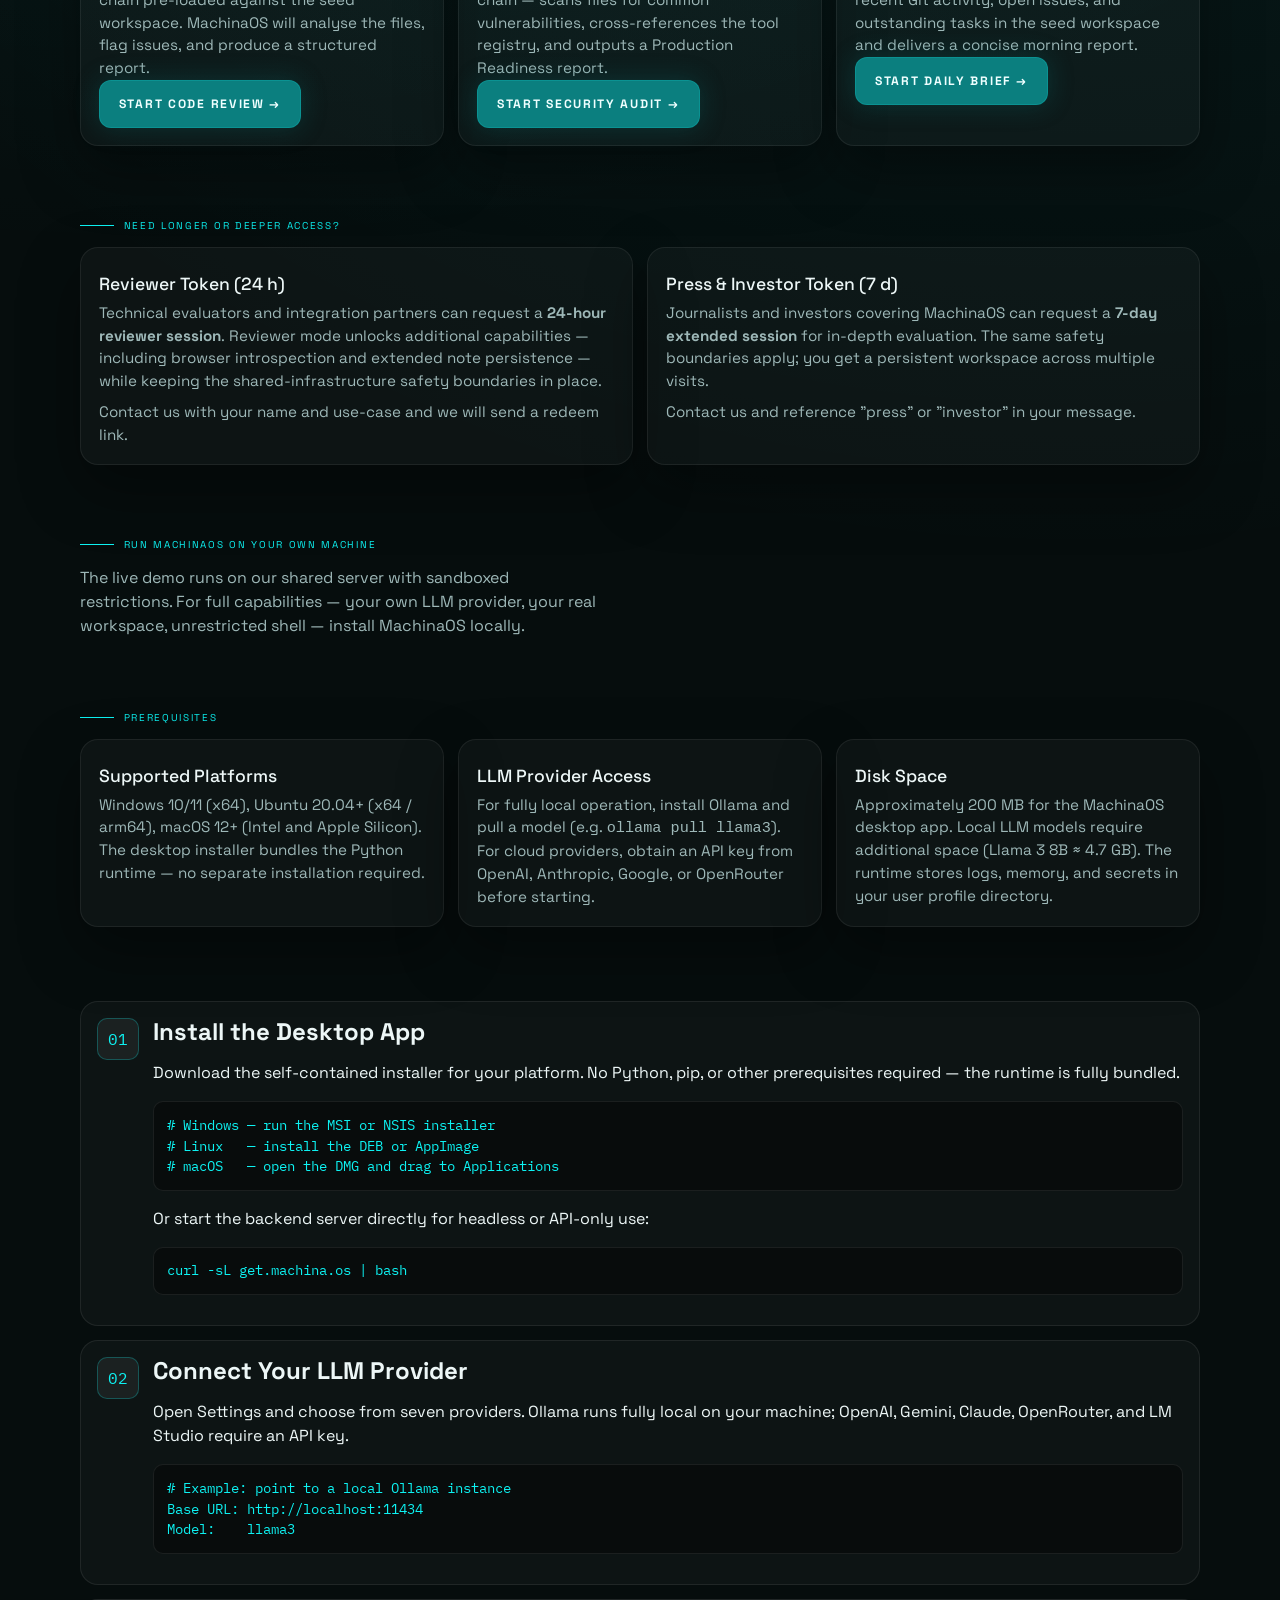
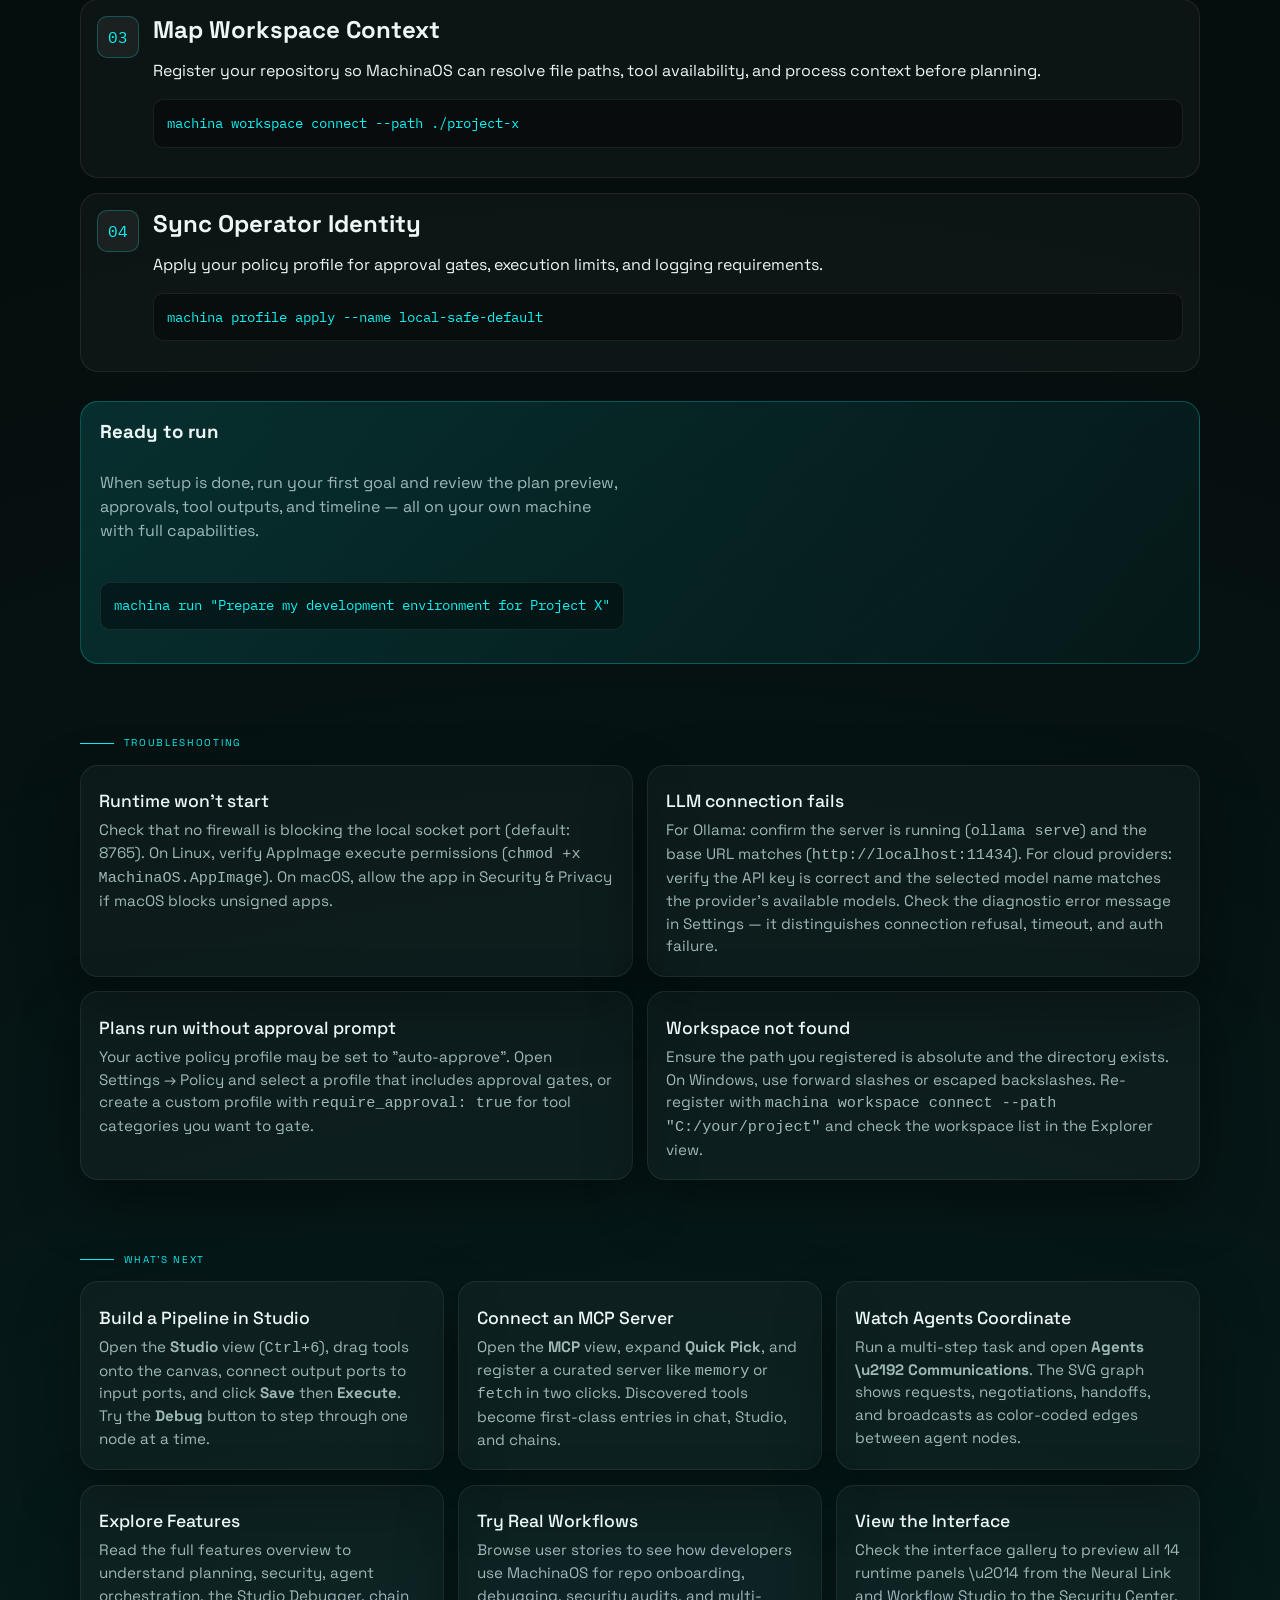
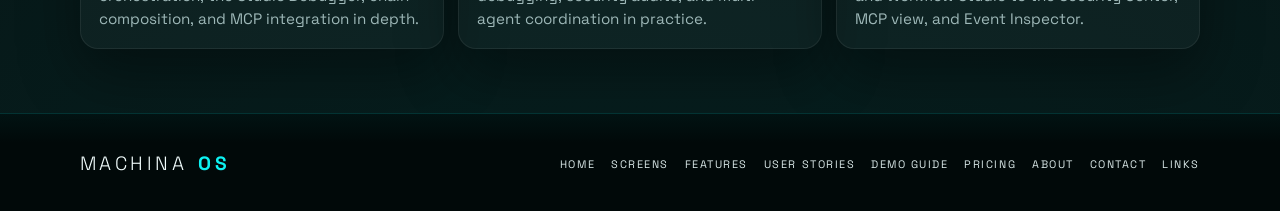
<file: demo-guide.html>
<!doctype html>
<html lang="en">
  <head>
    <meta charset="UTF-8" />
    <meta name="viewport" content="width=device-width, initial-scale=1.0" />
    <title>MachinaOS Live Demo — Try It Now, No Setup Required</title>
    <meta
      name="description"
      content="Try the MachinaOS live demo instantly at demo.machinaos.ai. No account, no API key, no install. A private 30-minute session running Ollama llama3.1:8b on our server."
    />
    <!-- Open Graph -->
    <meta property="og:type" content="website" />
    <meta property="og:title" content="MachinaOS Live Demo — Try It Now, No Setup Required" />
    <meta property="og:description" content="Try the MachinaOS live demo instantly. No account, no API key, no install — a private 30-minute session running Ollama on our server." />
    <meta property="og:url" content="https://machinaos.ai/demo-guide.html" />
    <meta property="og:site_name" content="MachinaOS" />
    <!-- Twitter Card -->
    <meta name="twitter:card" content="summary_large_image" />
    <meta name="twitter:title" content="MachinaOS Live Demo — Try It Now, No Setup Required" />
    <meta name="twitter:description" content="Try the MachinaOS live demo instantly. No account, no API key, no install." />
    <meta property="og:image" content="https://machinaos.ai/assets/og/og-default.jpg" />
    <meta property="og:image:width" content="1200" />
    <meta property="og:image:height" content="630" />
    <meta property="og:image:alt" content="MachinaOS — Local-First Intent Runtime for governed AI agent orchestration" />
    <meta name="twitter:image" content="https://machinaos.ai/assets/og/og-default.jpg" />
    <link rel="canonical" href="https://machinaos.ai/demo-guide.html" />
    <script type="application/ld+json">
    {
      "@context": "https://schema.org",
      "@type": "WebPage",
      "@id": "https://machinaos.ai/demo-guide.html#page",
      "name": "MachinaOS Setup Guide — Getting Started Locally",
      "description": "Step-by-step guide to initializing the MachinaOS local runtime, mapping workspace context, applying safety policies, and running your first governed AI goal.",
      "url": "https://machinaos.ai/demo-guide.html",
      "about": {"@id": "https://machinaos.ai/#software"},
      "isPartOf": {"@id": "https://machinaos.ai/#website"},
      "breadcrumb": {
        "@type": "BreadcrumbList",
        "itemListElement": [
          {"@type": "ListItem", "position": 1, "name": "Home", "item": "https://machinaos.ai/"},
          {"@type": "ListItem", "position": 2, "name": "Demo Guide", "item": "https://machinaos.ai/demo-guide.html"}
        ]
      }
    }
    </script>
    <script type="application/ld+json">
    {
      "@context": "https://schema.org",
      "@type": "HowTo",
      "name": "Set up MachinaOS local runtime",
      "description": "Activate the MachinaOS runtime, register a workspace, apply a policy profile, and run your first inspectable plan.",
      "totalTime": "PT15M",
      "tool": [{ "@type": "HowToTool", "name": "MachinaOS runtime 0.2+" }],
      "step": [
        { "@type": "HowToStep", "position": 1, "name": "Install the Desktop App",
          "text": "Download the self-contained installer for your platform. No Python, pip, or other prerequisites required — the runtime is fully bundled." },
        { "@type": "HowToStep", "position": 2, "name": "Connect Your LLM Provider",
          "text": "Open Settings and choose from seven providers. Ollama runs fully local on your machine; OpenAI, Gemini, Claude, OpenRouter, and LM Studio require an API key." },
        { "@type": "HowToStep", "position": 3, "name": "Map Workspace Context",
          "text": "Register your repository so MachinaOS can resolve file paths, tool availability, and process context before planning." },
        { "@type": "HowToStep", "position": 4, "name": "Sync Operator Identity",
          "text": "Apply your policy profile for approval gates, execution limits, and logging requirements." }
      ]
    }
    </script>
    <link rel="stylesheet" href="assets/styles.css?v=2" />
  </head>
  <body>
    <header class="topbar">
      <div class="site-wrap topbar-inner">
        <a class="brand" href="index.html"><span class="brand-copy">Machina<span>OS</span></span></a>
        <nav class="nav-links" aria-label="Primary">
          <a data-nav href="index.html">Home</a>
          <a data-nav href="screens.html">Screens</a>
          <a data-nav href="features.html">Features</a>
          <a data-nav href="user-stories.html">User Stories</a>
          <a data-nav href="demo-guide.html">Demo Guide</a>
          <a data-nav href="pricing.html">Pricing</a>
          <a data-nav href="about.html">About</a>
          <a data-nav href="contact.html">Contact</a>
          <a data-nav href="links.html">Links</a>
          <a class="btn btn-demo" href="https://demo.machinaos.ai/" target="_blank" rel="noopener noreferrer" data-demo-trigger>Launch Demo</a>
        </nav>
        <button class="btn btn-ghost mobile-toggle" data-menu-toggle aria-expanded="false" aria-controls="mobile-menu">Menu</button>
      </div>
      <div class="site-wrap mobile-menu" id="mobile-menu" data-mobile-menu hidden>
        <a data-nav href="index.html">Home</a>
        <a data-nav href="screens.html">Screens</a>
        <a data-nav href="features.html">Features</a>
        <a data-nav href="user-stories.html">User Stories</a>
        <a data-nav href="demo-guide.html">Demo Guide</a>
        <a data-nav href="pricing.html">Pricing</a>
        <a data-nav href="about.html">About</a>
        <a data-nav href="contact.html">Contact</a>
        <a data-nav href="links.html">Links</a>
      </div>
    </header>

    <main class="site-wrap">
      <section class="section reveal">
        <span class="kicker">Live Demo &middot; Online Now</span>
        <h1>Try <strong>MachinaOS</strong> &mdash; No Setup Required</h1>
        <p class="lead">A real MachinaOS instance is running on our server at <strong>demo.machinaos.ai</strong>. Click below to start a private 30-minute session &mdash; no account, no API key, no installation needed.</p>
        <p class="lead">Public demo runs on <strong>OpenAI gpt-4o-mini</strong> for speed. The desktop product is bring-your-own-LLM and supports 7 providers &mdash; including fully local <strong>Ollama</strong> so nothing ever leaves your machine.</p>
        <div style="display:flex;gap:1rem;flex-wrap:wrap;margin-top:2rem;">
          <a class="btn btn-demo" href="https://demo.machinaos.ai/" target="_blank" rel="noopener noreferrer">Launch Live Demo &rarr;</a>
          <a class="btn btn-ghost" href="https://demo.machinaos.ai/" target="_blank" rel="noopener noreferrer">Try: Code Review</a>
          <a class="btn btn-ghost" href="https://demo.machinaos.ai/" target="_blank" rel="noopener noreferrer">Try: Security Audit</a>
          <a class="btn btn-ghost" href="https://demo.machinaos.ai/" target="_blank" rel="noopener noreferrer">Try: Daily Brief</a>
        </div>
      </section>

      <section class="section reveal">
        <div class="section-head"><h2>Demo Ground Rules</h2></div>
        <div class="card-grid">
          <article class="card col-4">
            <h3>Your Session</h3>
            <ul>
              <li><strong>30 minutes</strong> per anonymous session — a countdown badge is shown in the top bar.</li>
              <li>Extend once by +15 min (up to 60 min total) via the badge's <strong>Extend</strong> button.</li>
              <li>Use <strong>Reset Workspace</strong> at any time to wipe your sandbox and start fresh.</li>
              <li>Each session gets its own isolated workspace — other visitors cannot see your work.</li>
            </ul>
          </article>
          <article class="card col-4">
            <h3>What Works in the Demo</h3>
            <ul>
              <li><strong>Filesystem</strong> — browse, read, and write files inside your private sandbox.</li>
              <li><strong>Git</strong> — read-only: <code>status</code>, <code>log</code>, <code>diff</code> against the seed workspace.</li>
              <li><strong>Workflow Studio</strong> — build, run, and debug pipelines; step through with the Debugger.</li>
              <li><strong>Chain Composition</strong> — compose multi-step chains from 35+ templates.</li>
              <li><strong>Agent Fleet</strong> — run multi-agent workflows; inspect the Communication Graph.</li>
              <li><strong>MCP Servers</strong> — <code>fetch</code>, <code>memory</code>, <code>sequential-thinking</code>, and <code>demo</code> are pre-connected.</li>
              <li><strong>Notes &amp; Memory</strong> — create and read notes within your session.</li>
              <li><strong>Neural Link chat</strong> — converse with the runtime; plans, tool calls, and timelines are shown.</li>
            </ul>
          </article>
          <article class="card col-4">
            <h3>Demo Limits</h3>
            <ul>
              <li><strong>Shell is blocked</strong> — <code>shell.run</code> and <code>process.stop</code> are disabled for safety.</li>
              <li><strong>LLM settings are read-only</strong> &mdash; the demo runs a fixed <strong>OpenAI gpt-4o-mini</strong> model for speed; the Settings &rarr; LLM panel shows a lock badge. The desktop product lets you choose any of 7 providers.</li>
              <li><strong>No new MCP servers</strong> — you can use the four pre-registered servers but cannot register additional ones.</li>
              <li><strong>Filesystem stays sandboxed</strong> — all file operations are scoped to your private session directory. Destructive deletes are blocked.</li>
              <li><strong>No GitHub PAT</strong> — the GitHub Settings panel is hidden in demo mode.</li>
              <li><strong>Token budget</strong> — to keep the shared server fair, each session has a generous LLM token ceiling. A banner appears if it is reached; click Reset to continue.</li>
            </ul>
          </article>
        </div>
      </section>

      <section class="section reveal">
        <div class="section-head"><h2>Quick-Start Scenarios</h2></div>
        <p class="lead">Use these deep-links to land directly in a pre-loaded workflow &mdash; no setup steps required.</p>
        <div class="card-grid">
          <article class="card col-4">
            <h3>Code Review</h3>
            <p>Lands in the Studio with a <em>Code Review</em> chain pre-loaded against the seed workspace. MachinaOS will analyse the files, flag issues, and produce a structured report.</p>
            <a class="btn btn-demo" href="https://demo.machinaos.ai/" target="_blank" rel="noopener noreferrer">Start Code Review &rarr;</a>
          </article>
          <article class="card col-4">
            <h3>Security Audit</h3>
            <p>Triggers the <em>Security Sweep</em> composite chain &mdash; scans files for common vulnerabilities, cross-references the tool registry, and outputs a Production Readiness report.</p>
            <a class="btn btn-demo" href="https://demo.machinaos.ai/" target="_blank" rel="noopener noreferrer">Start Security Audit &rarr;</a>
          </article>
          <article class="card col-4">
            <h3>Daily Brief</h3>
            <p>Runs the <em>Daily Brief</em> chain &mdash; summarises recent Git activity, open issues, and outstanding tasks in the seed workspace and delivers a concise morning report.</p>
            <a class="btn btn-demo" href="https://demo.machinaos.ai/" target="_blank" rel="noopener noreferrer">Start Daily Brief &rarr;</a>
          </article>
        </div>
      </section>

      <section class="section reveal">
        <div class="section-head"><h2>Need Longer or Deeper Access?</h2></div>
        <div class="card-grid">
          <article class="card col-6">
            <h3>Reviewer Token (24 h)</h3>
            <p>Technical evaluators and integration partners can request a <strong>24-hour reviewer session</strong>. Reviewer mode unlocks additional capabilities — including browser introspection and extended note persistence — while keeping the shared-infrastructure safety boundaries in place.</p>
            <p><a href="contact.html">Contact us</a> with your name and use-case and we will send a redeem link.</p>
          </article>
          <article class="card col-6">
            <h3>Press &amp; Investor Token (7 d)</h3>
            <p>Journalists and investors covering MachinaOS can request a <strong>7-day extended session</strong> for in-depth evaluation. The same safety boundaries apply; you get a persistent workspace across multiple visits.</p>
            <p><a href="contact.html">Contact us</a> and reference "press" or "investor" in your message.</p>
          </article>
        </div>
      </section>

      <section class="section reveal">
        <div class="section-head"><h2>Run MachinaOS on Your Own Machine</h2></div>
        <p class="lead">The live demo runs on our shared server with sandboxed restrictions. For full capabilities — your own LLM provider, your real workspace, unrestricted shell — install MachinaOS locally.</p>
      </section>

      <section class="section reveal">
        <div class="section-head"><h2>Prerequisites</h2></div>
        <div class="card-grid">
          <article class="card col-4">
            <h3>Supported Platforms</h3>
            <p>Windows 10/11 (x64), Ubuntu 20.04+ (x64 / arm64), macOS 12+ (Intel and Apple Silicon). The desktop installer bundles the Python runtime — no separate installation required.</p>
          </article>
          <article class="card col-4">
            <h3>LLM Provider Access</h3>
            <p>For fully local operation, install <a href="https://ollama.com" target="_blank" rel="noopener noreferrer">Ollama</a> and pull a model (e.g. <code>ollama pull llama3</code>). For cloud providers, obtain an API key from OpenAI, Anthropic, Google, or OpenRouter before starting.</p>
          </article>
          <article class="card col-4">
            <h3>Disk Space</h3>
            <p>Approximately 200 MB for the MachinaOS desktop app. Local LLM models require additional space (Llama 3 8B ≈ 4.7 GB). The runtime stores logs, memory, and secrets in your user profile directory.</p>
          </article>
        </div>
      </section>

      <section class="section reveal">
        <div class="steps">
          <article class="step">
            <div class="step-index">01</div>
            <div>
              <h2>Install the Desktop App</h2>
              <p>Download the self-contained installer for your platform. No Python, pip, or other prerequisites required — the runtime is fully bundled.</p>
              <pre class="code-block"># Windows — run the MSI or NSIS installer
# Linux   — install the DEB or AppImage
# macOS   — open the DMG and drag to Applications</pre>
              <p>Or start the backend server directly for headless or API-only use:</p>
              <pre class="code-block">curl -sL get.machina.os | bash</pre>
            </div>
          </article>

          <article class="step">
            <div class="step-index">02</div>
            <div>
              <h2>Connect Your LLM Provider</h2>
              <p>Open Settings and choose from seven providers. Ollama runs fully local on your machine; OpenAI, Gemini, Claude, OpenRouter, and LM Studio require an API key.</p>
              <pre class="code-block"># Example: point to a local Ollama instance
Base URL: http://localhost:11434
Model:    llama3</pre>
            </div>
          </article>

          <article class="step">
            <div class="step-index">03</div>
            <div>
              <h2>Map Workspace Context</h2>
              <p>
                Register your repository so MachinaOS can resolve file paths, tool availability, and process context before planning.
              </p>
              <pre class="code-block">machina workspace connect --path ./project-x</pre>
            </div>
          </article>

          <article class="step">
            <div class="step-index">04</div>
            <div>
              <h2>Sync Operator Identity</h2>
              <p>Apply your policy profile for approval gates, execution limits, and logging requirements.</p>
              <pre class="code-block">machina profile apply --name local-safe-default</pre>
            </div>
          </article>
        </div>
      </section>

      <section class="cta reveal">
        <h3>Ready to run</h3>
        <p class="lead">When setup is done, run your first goal and review the plan preview, approvals, tool outputs, and timeline — all on your own machine with full capabilities.</p>
        <pre class="code-block">machina run "Prepare my development environment for Project X"</pre>
      </section>

      <section class="section reveal">
        <div class="section-head"><h2>Troubleshooting</h2></div>
        <div class="card-grid">
          <article class="card col-6">
            <h3>Runtime won't start</h3>
            <p>Check that no firewall is blocking the local socket port (default: 8765). On Linux, verify AppImage execute permissions (<code>chmod +x MachinaOS.AppImage</code>). On macOS, allow the app in Security &amp; Privacy if macOS blocks unsigned apps.</p>
          </article>
          <article class="card col-6">
            <h3>LLM connection fails</h3>
            <p>For Ollama: confirm the server is running (<code>ollama serve</code>) and the base URL matches (<code>http://localhost:11434</code>). For cloud providers: verify the API key is correct and the selected model name matches the provider's available models. Check the diagnostic error message in Settings — it distinguishes connection refusal, timeout, and auth failure.</p>
          </article>
          <article class="card col-6">
            <h3>Plans run without approval prompt</h3>
            <p>Your active policy profile may be set to "auto-approve". Open Settings → Policy and select a profile that includes approval gates, or create a custom profile with <code>require_approval: true</code> for tool categories you want to gate.</p>
          </article>
          <article class="card col-6">
            <h3>Workspace not found</h3>
            <p>Ensure the path you registered is absolute and the directory exists. On Windows, use forward slashes or escaped backslashes. Re-register with <code>machina workspace connect --path "C:/your/project"</code> and check the workspace list in the Explorer view.</p>
          </article>
        </div>
      </section>

      <section class="section reveal">
        <div class="section-head"><h2>What's Next</h2></div>
        <div class="card-grid">
          <article class="card col-4">
            <h3>Build a Pipeline in Studio</h3>
            <p>Open the <strong>Studio</strong> view (<code>Ctrl+6</code>), drag tools onto the canvas, connect output ports to input ports, and click <strong>Save</strong> then <strong>Execute</strong>. Try the <strong>Debug</strong> button to step through one node at a time.</p>
          </article>
          <article class="card col-4">
            <h3>Connect an MCP Server</h3>
            <p>Open the <strong>MCP</strong> view, expand <strong>Quick Pick</strong>, and register a curated server like <code>memory</code> or <code>fetch</code> in two clicks. Discovered tools become first-class entries in chat, Studio, and chains.</p>
          </article>
          <article class="card col-4">
            <h3>Watch Agents Coordinate</h3>
            <p>Run a multi-step task and open <strong>Agents \u2192 Communications</strong>. The SVG graph shows requests, negotiations, handoffs, and broadcasts as color-coded edges between agent nodes.</p>
          </article>
          <article class="card col-4">
            <h3>Explore Features</h3>
            <p>Read the full <a href="features.html">features overview</a> to understand planning, security, agent orchestration, the Studio Debugger, chain composition, and MCP integration in depth.</p>
          </article>
          <article class="card col-4">
            <h3>Try Real Workflows</h3>
            <p>Browse <a href="user-stories.html">user stories</a> to see how developers use MachinaOS for repo onboarding, debugging, security audits, and multi-agent coordination in practice.</p>
          </article>
          <article class="card col-4">
            <h3>View the Interface</h3>
            <p>Check the <a href="screens.html">interface gallery</a> to preview all 14 runtime panels \u2014 from the Neural Link and Workflow Studio to the Security Center, MCP view, and Event Inspector.</p>
          </article>
        </div>
      </section>
    </main>

    <footer>
      <div class="site-wrap footer-row">
        <div class="brand">Machina<span>OS</span></div>
        <nav class="footer-links" aria-label="Footer">
          <a href="index.html">Home</a>
          <a href="screens.html">Screens</a>
          <a href="features.html">Features</a>
          <a href="user-stories.html">User Stories</a>
          <a href="demo-guide.html">Demo Guide</a>
          <a href="pricing.html">Pricing</a>
          <a href="about.html">About</a>
          <a href="contact.html">Contact</a>
          <a href="links.html">Links</a>
        </nav>
      </div>
    </footer>

    <script src="assets/main.js"></script>
  </body>
</html>
</file>
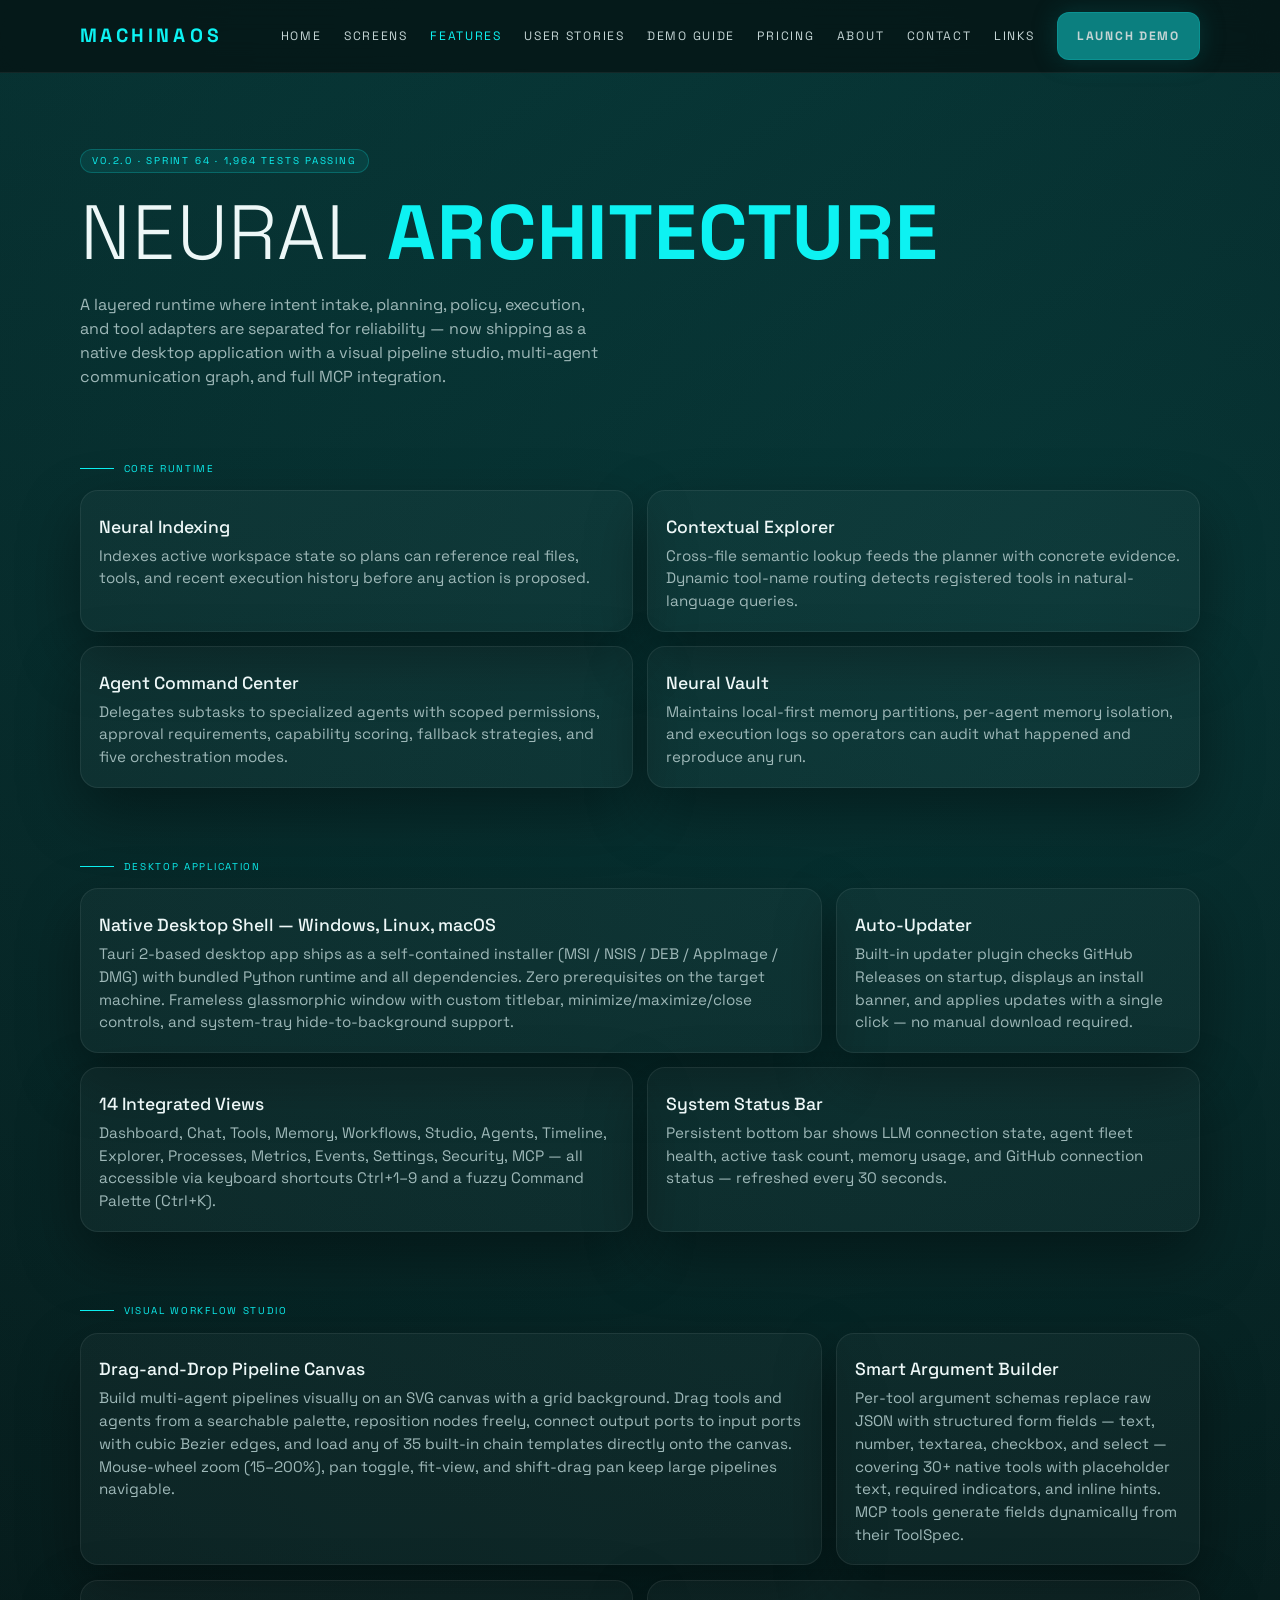
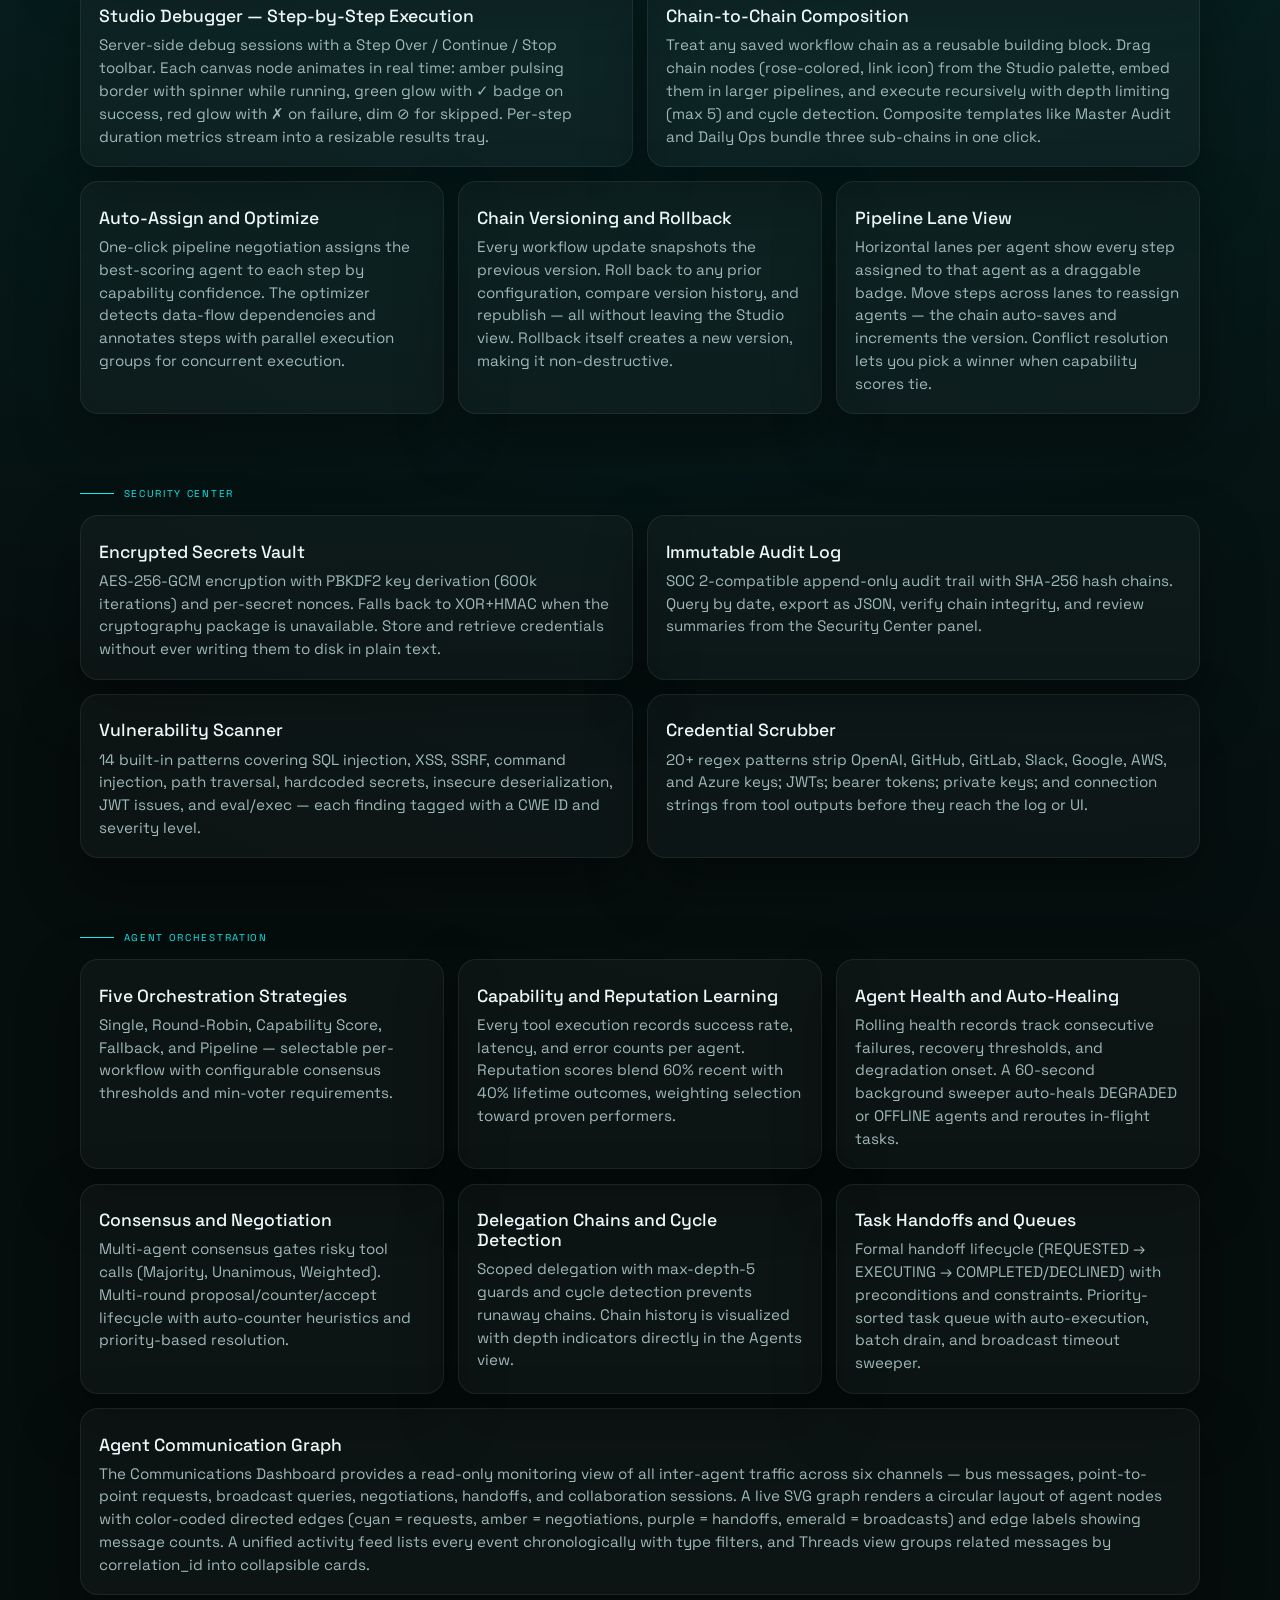
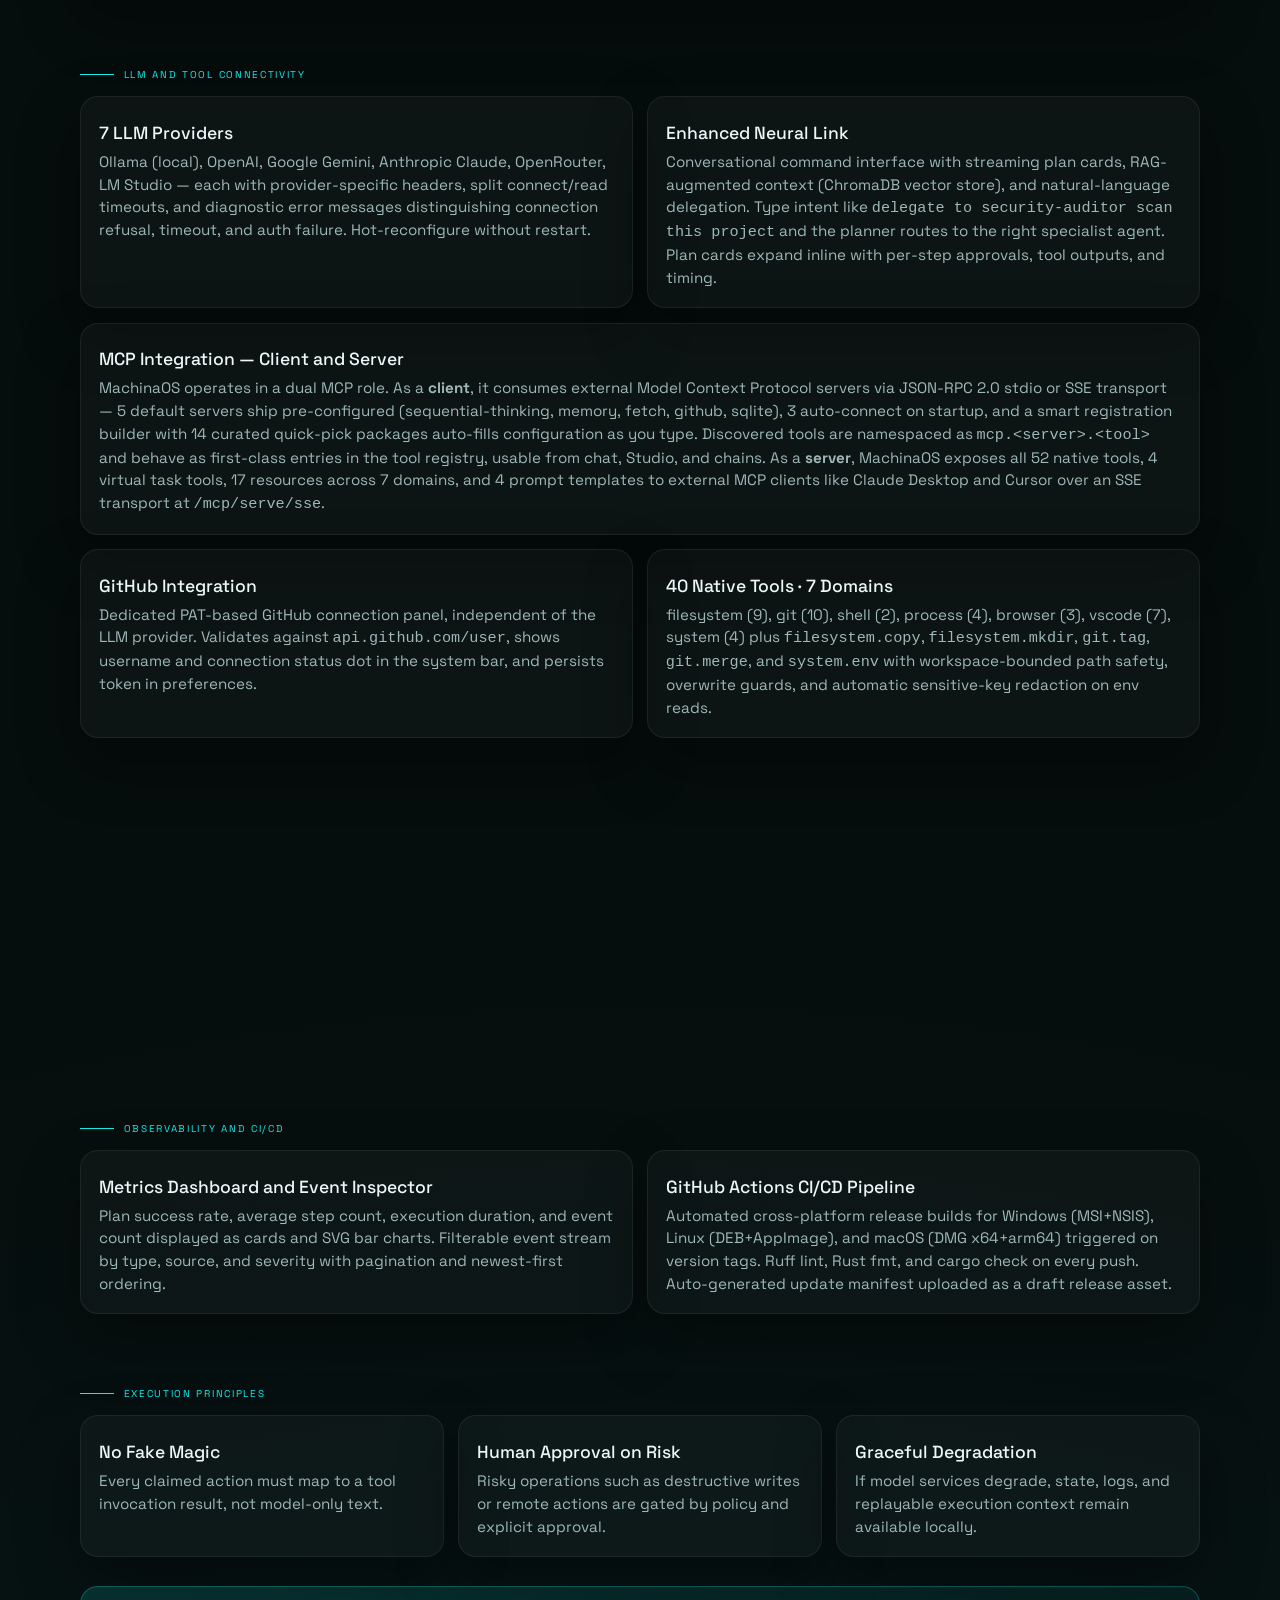
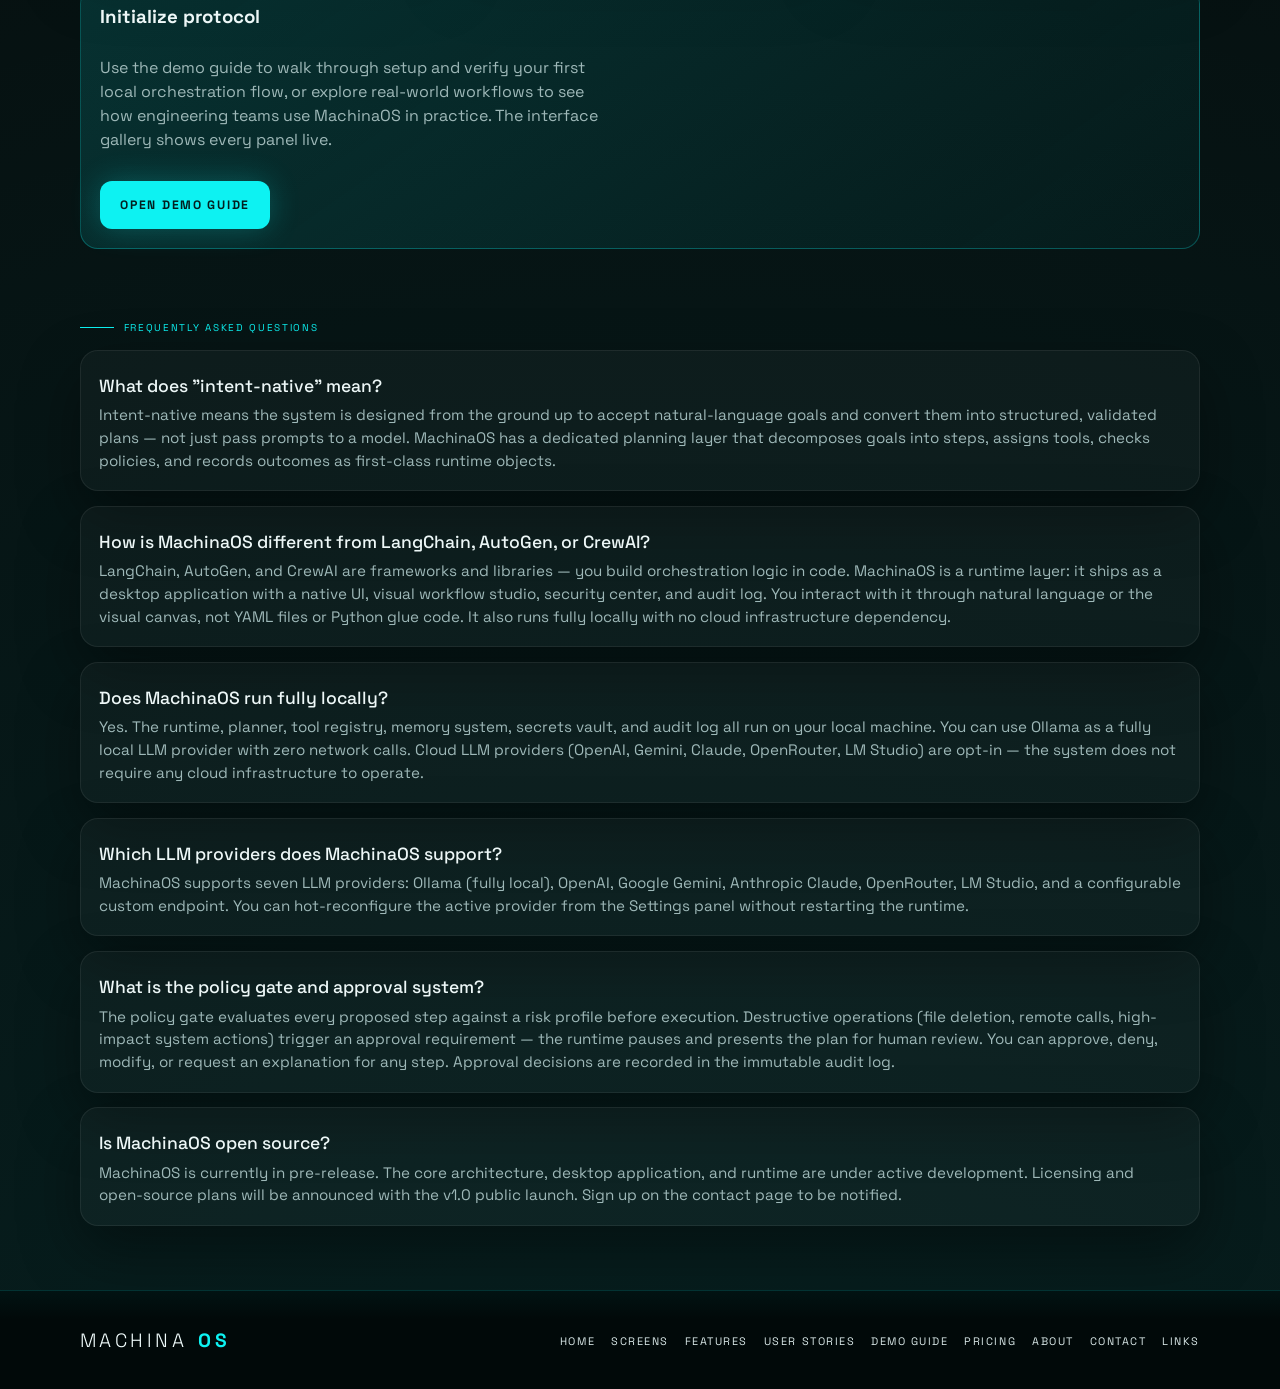
<file: features.html>
<!doctype html>
<html lang="en">
  <head>
    <meta charset="UTF-8" />
    <meta name="viewport" content="width=device-width, initial-scale=1.0" />
    <title>MachinaOS Features | Planning, Policy, Execution</title>
    <meta
      name="description"
      content="Explore how MachinaOS converts intent into validated execution using planning, policy gates, approvals, tool adapters, and event timelines."
    />
    <!-- Open Graph -->
    <meta property="og:type" content="website" />
    <meta property="og:title" content="MachinaOS Features | Planning, Policy, Execution" />
    <meta property="og:description" content="Neural indexing, contextual exploration, multi-agent delegation, policy enforcement, and human approval gates for local AI workflows." />
    <meta property="og:url" content="https://machinaos.ai/features.html" />
    <meta property="og:site_name" content="MachinaOS" />
    <!-- Twitter Card -->
    <meta name="twitter:card" content="summary_large_image" />
    <meta name="twitter:title" content="MachinaOS Features | Planning, Policy, Execution" />
    <meta name="twitter:description" content="Governed AI execution with planning, policy gates, and human approval." />
    <meta property="og:image" content="https://machinaos.ai/assets/og/og-default.jpg" />
    <meta property="og:image:width" content="1200" />
    <meta property="og:image:height" content="630" />
    <meta property="og:image:alt" content="MachinaOS — Local-First Intent Runtime for governed AI agent orchestration" />
    <meta name="twitter:image" content="https://machinaos.ai/assets/og/og-default.jpg" />
    <link rel="canonical" href="https://machinaos.ai/features.html" />
    <script type="application/ld+json">
    {
      "@context": "https://schema.org",
      "@type": "BreadcrumbList",
      "itemListElement": [
        {"@type": "ListItem", "position": 1, "name": "Home", "item": "https://machinaos.ai/"},
        {"@type": "ListItem", "position": 2, "name": "Features", "item": "https://machinaos.ai/features.html"}
      ]
    }
    </script>
    <script type="application/ld+json">
    {
      "@context": "https://schema.org",
      "@type": "FAQPage",
      "mainEntity": [
        {
          "@type": "Question",
          "name": "What does \"intent-native\" mean?",
          "acceptedAnswer": { "@type": "Answer", "text": "Intent-native means the system is designed from the ground up to accept natural-language goals and convert them into structured, validated plans. MachinaOS has a dedicated planning layer that decomposes goals into steps, assigns tools, checks policies, and records outcomes as first-class runtime objects." }
        },
        {
          "@type": "Question",
          "name": "How is MachinaOS different from LangChain, AutoGen, or CrewAI?",
          "acceptedAnswer": { "@type": "Answer", "text": "LangChain, AutoGen, and CrewAI are frameworks and libraries — you build orchestration logic in code. MachinaOS is a runtime layer that ships as a desktop application with a native UI, visual workflow studio, security center, and audit log. You interact with it through natural language or the visual canvas, not YAML files or Python glue code. It also runs fully locally with no cloud infrastructure dependency." }
        },
        {
          "@type": "Question",
          "name": "Does MachinaOS run fully locally?",
          "acceptedAnswer": { "@type": "Answer", "text": "Yes. The runtime, planner, tool registry, memory system, secrets vault, and audit log all run on your local machine. Ollama can be used as a fully local LLM provider with zero network calls. Cloud LLM providers are opt-in." }
        },
        {
          "@type": "Question",
          "name": "Which LLM providers does MachinaOS support?",
          "acceptedAnswer": { "@type": "Answer", "text": "MachinaOS supports seven LLM providers: Ollama (fully local), OpenAI, Google Gemini, Anthropic Claude, OpenRouter, LM Studio, and a configurable custom endpoint. You can hot-reconfigure the active provider from Settings without restarting the runtime." }
        },
        {
          "@type": "Question",
          "name": "What is the policy gate and approval system?",
          "acceptedAnswer": { "@type": "Answer", "text": "The policy gate evaluates every proposed step against a risk profile before execution. Destructive operations trigger an approval requirement — the runtime pauses and presents the plan for human review. You can approve, deny, modify, or request an explanation for any step. All decisions are recorded in the immutable audit log." }
        },
        {
          "@type": "Question",
          "name": "Is MachinaOS open source?",
          "acceptedAnswer": { "@type": "Answer", "text": "MachinaOS is currently in pre-release. Licensing and open-source plans will be announced with the v1.0 public launch." }
        }
      ]
    }
    </script>
    <link rel="stylesheet" href="assets/styles.css?v=2" />
  </head>
  <body>
    <header class="topbar">
      <div class="site-wrap topbar-inner">
        <a class="brand" href="index.html"><span class="brand-copy">Machina<span>OS</span></span></a>
        <nav class="nav-links" aria-label="Primary">
          <a data-nav href="index.html">Home</a>
          <a data-nav href="screens.html">Screens</a>
          <a data-nav href="features.html">Features</a>
          <a data-nav href="user-stories.html">User Stories</a>
          <a data-nav href="demo-guide.html">Demo Guide</a>
          <a data-nav href="pricing.html">Pricing</a>
          <a data-nav href="about.html">About</a>
          <a data-nav href="contact.html">Contact</a>
          <a data-nav href="links.html">Links</a>
          <a class="btn btn-demo" href="https://demo.machinaos.ai/" target="_blank" rel="noopener noreferrer" data-demo-trigger>Launch Demo</a>
        </nav>
        <button class="btn btn-ghost mobile-toggle" data-menu-toggle aria-expanded="false" aria-controls="mobile-menu">Menu</button>
      </div>
      <div class="site-wrap mobile-menu" id="mobile-menu" data-mobile-menu hidden>
        <a data-nav href="index.html">Home</a>
        <a data-nav href="screens.html">Screens</a>
        <a data-nav href="features.html">Features</a>
        <a data-nav href="user-stories.html">User Stories</a>
        <a data-nav href="demo-guide.html">Demo Guide</a>
        <a data-nav href="pricing.html">Pricing</a>
        <a data-nav href="about.html">About</a>
        <a data-nav href="contact.html">Contact</a>
        <a data-nav href="links.html">Links</a>
      </div>
    </header>

    <main class="site-wrap">
      <section class="section reveal">
        <span class="kicker">v0.2.0 · Sprint 64 · 1,964 Tests Passing</span>
        <h1>Neural <strong>Architecture</strong></h1>
        <p class="lead">A layered runtime where intent intake, planning, policy, execution, and tool adapters are separated for reliability — now shipping as a native desktop application with a visual pipeline studio, multi-agent communication graph, and full MCP integration.</p>
      </section>

      <section class="section reveal">
        <div class="section-head"><h2>Core Runtime</h2></div>
        <div class="card-grid">
          <article class="card col-6">
            <h3>Neural Indexing</h3>
            <p>Indexes active workspace state so plans can reference real files, tools, and recent execution history before any action is proposed.</p>
          </article>
          <article class="card col-6">
            <h3>Contextual Explorer</h3>
            <p>Cross-file semantic lookup feeds the planner with concrete evidence. Dynamic tool-name routing detects registered tools in natural-language queries.</p>
          </article>
          <article class="card col-6">
            <h3>Agent Command Center</h3>
            <p>Delegates subtasks to specialized agents with scoped permissions, approval requirements, capability scoring, fallback strategies, and five orchestration modes.</p>
          </article>
          <article class="card col-6">
            <h3>Neural Vault</h3>
            <p>Maintains local-first memory partitions, per-agent memory isolation, and execution logs so operators can audit what happened and reproduce any run.</p>
          </article>
        </div>
      </section>

      <section class="section reveal">
        <div class="section-head"><h2>Desktop Application</h2></div>
        <div class="card-grid">
          <article class="card col-8">
            <h3>Native Desktop Shell — Windows, Linux, macOS</h3>
            <p>Tauri 2-based desktop app ships as a self-contained installer (MSI / NSIS / DEB / AppImage / DMG) with bundled Python runtime and all dependencies. Zero prerequisites on the target machine. Frameless glassmorphic window with custom titlebar, minimize/maximize/close controls, and system-tray hide-to-background support.</p>
          </article>
          <article class="card col-4">
            <h3>Auto-Updater</h3>
            <p>Built-in updater plugin checks GitHub Releases on startup, displays an install banner, and applies updates with a single click — no manual download required.</p>
          </article>
          <article class="card col-6">
            <h3>14 Integrated Views</h3>
            <p>Dashboard, Chat, Tools, Memory, Workflows, Studio, Agents, Timeline, Explorer, Processes, Metrics, Events, Settings, Security, MCP — all accessible via keyboard shortcuts Ctrl+1–9 and a fuzzy Command Palette (Ctrl+K).</p>
          </article>
          <article class="card col-6">
            <h3>System Status Bar</h3>
            <p>Persistent bottom bar shows LLM connection state, agent fleet health, active task count, memory usage, and GitHub connection status — refreshed every 30 seconds.</p>
          </article>
        </div>
      </section>

      <section class="section reveal">
        <div class="section-head"><h2>Visual Workflow Studio</h2></div>
        <div class="card-grid">
          <article class="card col-8">
            <h3>Drag-and-Drop Pipeline Canvas</h3>
            <p>Build multi-agent pipelines visually on an SVG canvas with a grid background. Drag tools and agents from a searchable palette, reposition nodes freely, connect output ports to input ports with cubic Bezier edges, and load any of 35 built-in chain templates directly onto the canvas. Mouse-wheel zoom (15–200%), pan toggle, fit-view, and shift-drag pan keep large pipelines navigable.</p>
          </article>
          <article class="card col-4">
            <h3>Smart Argument Builder</h3>
            <p>Per-tool argument schemas replace raw JSON with structured form fields — text, number, textarea, checkbox, and select — covering 30+ native tools with placeholder text, required indicators, and inline hints. MCP tools generate fields dynamically from their ToolSpec.</p>
          </article>
          <article class="card col-6">
            <h3>Studio Debugger — Step-by-Step Execution</h3>
            <p>Server-side debug sessions with a Step Over / Continue / Stop toolbar. Each canvas node animates in real time: amber pulsing border with spinner while running, green glow with ✓ badge on success, red glow with ✗ on failure, dim ⊘ for skipped. Per-step duration metrics stream into a resizable results tray.</p>
          </article>
          <article class="card col-6">
            <h3>Chain-to-Chain Composition</h3>
            <p>Treat any saved workflow chain as a reusable building block. Drag chain nodes (rose-colored, link icon) from the Studio palette, embed them in larger pipelines, and execute recursively with depth limiting (max 5) and cycle detection. Composite templates like Master Audit and Daily Ops bundle three sub-chains in one click.</p>
          </article>
          <article class="card col-4">
            <h3>Auto-Assign and Optimize</h3>
            <p>One-click pipeline negotiation assigns the best-scoring agent to each step by capability confidence. The optimizer detects data-flow dependencies and annotates steps with parallel execution groups for concurrent execution.</p>
          </article>
          <article class="card col-4">
            <h3>Chain Versioning and Rollback</h3>
            <p>Every workflow update snapshots the previous version. Roll back to any prior configuration, compare version history, and republish — all without leaving the Studio view. Rollback itself creates a new version, making it non-destructive.</p>
          </article>
          <article class="card col-4">
            <h3>Pipeline Lane View</h3>
            <p>Horizontal lanes per agent show every step assigned to that agent as a draggable badge. Move steps across lanes to reassign agents — the chain auto-saves and increments the version. Conflict resolution lets you pick a winner when capability scores tie.</p>
          </article>
        </div>
      </section>

      <section class="section reveal">
        <div class="section-head"><h2>Security Center</h2></div>
        <div class="card-grid">
          <article class="card col-6">
            <h3>Encrypted Secrets Vault</h3>
            <p>AES-256-GCM encryption with PBKDF2 key derivation (600k iterations) and per-secret nonces. Falls back to XOR+HMAC when the cryptography package is unavailable. Store and retrieve credentials without ever writing them to disk in plain text.</p>
          </article>
          <article class="card col-6">
            <h3>Immutable Audit Log</h3>
            <p>SOC 2-compatible append-only audit trail with SHA-256 hash chains. Query by date, export as JSON, verify chain integrity, and review summaries from the Security Center panel.</p>
          </article>
          <article class="card col-6">
            <h3>Vulnerability Scanner</h3>
            <p>14 built-in patterns covering SQL injection, XSS, SSRF, command injection, path traversal, hardcoded secrets, insecure deserialization, JWT issues, and eval/exec — each finding tagged with a CWE ID and severity level.</p>
          </article>
          <article class="card col-6">
            <h3>Credential Scrubber</h3>
            <p>20+ regex patterns strip OpenAI, GitHub, GitLab, Slack, Google, AWS, and Azure keys; JWTs; bearer tokens; private keys; and connection strings from tool outputs before they reach the log or UI.</p>
          </article>
        </div>
      </section>

      <section class="section reveal">
        <div class="section-head"><h2>Agent Orchestration</h2></div>
        <div class="card-grid">
          <article class="card col-4">
            <h3>Five Orchestration Strategies</h3>
            <p>Single, Round-Robin, Capability Score, Fallback, and Pipeline — selectable per-workflow with configurable consensus thresholds and min-voter requirements.</p>
          </article>
          <article class="card col-4">
            <h3>Capability and Reputation Learning</h3>
            <p>Every tool execution records success rate, latency, and error counts per agent. Reputation scores blend 60% recent with 40% lifetime outcomes, weighting selection toward proven performers.</p>
          </article>
          <article class="card col-4">
            <h3>Agent Health and Auto-Healing</h3>
            <p>Rolling health records track consecutive failures, recovery thresholds, and degradation onset. A 60-second background sweeper auto-heals DEGRADED or OFFLINE agents and reroutes in-flight tasks.</p>
          </article>
          <article class="card col-4">
            <h3>Consensus and Negotiation</h3>
            <p>Multi-agent consensus gates risky tool calls (Majority, Unanimous, Weighted). Multi-round proposal/counter/accept lifecycle with auto-counter heuristics and priority-based resolution.</p>
          </article>
          <article class="card col-4">
            <h3>Delegation Chains and Cycle Detection</h3>
            <p>Scoped delegation with max-depth-5 guards and cycle detection prevents runaway chains. Chain history is visualized with depth indicators directly in the Agents view.</p>
          </article>
          <article class="card col-4">
            <h3>Task Handoffs and Queues</h3>
            <p>Formal handoff lifecycle (REQUESTED → EXECUTING → COMPLETED/DECLINED) with preconditions and constraints. Priority-sorted task queue with auto-execution, batch drain, and broadcast timeout sweeper.</p>
          </article>
          <article class="card col-12">
            <h3>Agent Communication Graph</h3>
            <p>The Communications Dashboard provides a read-only monitoring view of all inter-agent traffic across six channels — bus messages, point-to-point requests, broadcast queries, negotiations, handoffs, and collaboration sessions. A live SVG graph renders a circular layout of agent nodes with color-coded directed edges (cyan = requests, amber = negotiations, purple = handoffs, emerald = broadcasts) and edge labels showing message counts. A unified activity feed lists every event chronologically with type filters, and Threads view groups related messages by correlation_id into collapsible cards.</p>
          </article>
        </div>
      </section>

      <section class="section reveal">
        <div class="section-head"><h2>LLM and Tool Connectivity</h2></div>
        <div class="card-grid">
          <article class="card col-6">
            <h3>7 LLM Providers</h3>
            <p>Ollama (local), OpenAI, Google Gemini, Anthropic Claude, OpenRouter, LM Studio — each with provider-specific headers, split connect/read timeouts, and diagnostic error messages distinguishing connection refusal, timeout, and auth failure. Hot-reconfigure without restart.</p>
          </article>
          <article class="card col-6">
            <h3>Enhanced Neural Link</h3>
            <p>Conversational command interface with streaming plan cards, RAG-augmented context (ChromaDB vector store), and natural-language delegation. Type intent like <code>delegate to security-auditor scan this project</code> and the planner routes to the right specialist agent. Plan cards expand inline with per-step approvals, tool outputs, and timing.</p>
          </article>
          <article class="card col-12">
            <h3>MCP Integration — Client and Server</h3>
            <p>MachinaOS operates in a dual MCP role. As a <strong>client</strong>, it consumes external Model Context Protocol servers via JSON-RPC 2.0 stdio or SSE transport — 5 default servers ship pre-configured (sequential-thinking, memory, fetch, github, sqlite), 3 auto-connect on startup, and a smart registration builder with 14 curated quick-pick packages auto-fills configuration as you type. Discovered tools are namespaced as <code>mcp.&lt;server&gt;.&lt;tool&gt;</code> and behave as first-class entries in the tool registry, usable from chat, Studio, and chains. As a <strong>server</strong>, MachinaOS exposes all 52 native tools, 4 virtual task tools, 17 resources across 7 domains, and 4 prompt templates to external MCP clients like Claude Desktop and Cursor over an SSE transport at <code>/mcp/serve/sse</code>.</p>
          </article>
          <article class="card col-6">
            <h3>GitHub Integration</h3>
            <p>Dedicated PAT-based GitHub connection panel, independent of the LLM provider. Validates against <code>api.github.com/user</code>, shows username and connection status dot in the system bar, and persists token in preferences.</p>
          </article>
          <article class="card col-6">
            <h3>40 Native Tools · 7 Domains</h3>
            <p>filesystem (9), git (10), shell (2), process (4), browser (3), vscode (7), system (4) plus <code>filesystem.copy</code>, <code>filesystem.mkdir</code>, <code>git.tag</code>, <code>git.merge</code>, and <code>system.env</code> with workspace-bounded path safety, overwrite guards, and automatic sensitive-key redaction on env reads.</p>
          </article>
        </div>
      </section>

      <section class="section reveal">
        <div class="section-head"><h2>Template Library</h2></div>
        <div class="card-grid">
          <article class="card col-4">
            <h3>35 Chain Templates</h3>
            <p>Ready-to-run workflow blueprints: code-review-deep, debug-investigation, security-deep-scan, hotfix-workflow, pr-readiness-check, changelog-generation, performance-profile, git-hygiene, license-compliance, and 26 more.</p>
          </article>
          <article class="card col-4">
            <h3>21 Agent Templates</h3>
            <p>Preconfigured agent blueprints with scoped tool-filters: code-reviewer, devops, security-auditor, release-manager, debugger, test-engineer, documentation-writer, ci-cd-specialist, frontend-analyst, sre-agent, and more.</p>
          </article>
          <article class="card col-4">
            <h3>24 Workflow DSL Templates</h3>
            <p>Concise intent-to-step recipes: quick-commit, branch-and-start, full-project-audit, security-sweep, debug-workflow, release-cut, hotfix, feature-start, and 16 others — load any into the Studio or run directly.</p>
          </article>
        </div>
      </section>

      <section class="section reveal">
        <div class="section-head"><h2>Observability and CI/CD</h2></div>
        <div class="card-grid">
          <article class="card col-6">
            <h3>Metrics Dashboard and Event Inspector</h3>
            <p>Plan success rate, average step count, execution duration, and event count displayed as cards and SVG bar charts. Filterable event stream by type, source, and severity with pagination and newest-first ordering.</p>
          </article>
          <article class="card col-6">
            <h3>GitHub Actions CI/CD Pipeline</h3>
            <p>Automated cross-platform release builds for Windows (MSI+NSIS), Linux (DEB+AppImage), and macOS (DMG x64+arm64) triggered on version tags. Ruff lint, Rust fmt, and cargo check on every push. Auto-generated update manifest uploaded as a draft release asset.</p>
          </article>
        </div>
      </section>

      <section class="section reveal">
        <div class="section-head"><h2>Execution Principles</h2></div>
        <div class="card-grid">
          <article class="card col-4">
            <h3>No Fake Magic</h3>
            <p>Every claimed action must map to a tool invocation result, not model-only text.</p>
          </article>
          <article class="card col-4">
            <h3>Human Approval on Risk</h3>
            <p>Risky operations such as destructive writes or remote actions are gated by policy and explicit approval.</p>
          </article>
          <article class="card col-4">
            <h3>Graceful Degradation</h3>
            <p>If model services degrade, state, logs, and replayable execution context remain available locally.</p>
          </article>
        </div>
      </section>

      <section class="cta reveal">
        <h3>Initialize protocol</h3>
        <p class="lead">Use the demo guide to walk through setup and verify your first local orchestration flow, or explore <a href="user-stories.html">real-world workflows</a> to see how engineering teams use MachinaOS in practice. The <a href="screens.html">interface gallery</a> shows every panel live.</p>
        <a class="btn btn-primary" href="demo-guide.html">Open Demo Guide</a>
      </section>

      <section class="section reveal" id="faq">
        <div class="section-head"><h2>Frequently Asked Questions</h2></div>
        <div class="card-grid">

          <article class="card col-12">
            <h3>What does "intent-native" mean?</h3>
            <p>Intent-native means the system is designed from the ground up to accept natural-language goals and convert them into structured, validated plans — not just pass prompts to a model. MachinaOS has a dedicated planning layer that decomposes goals into steps, assigns tools, checks policies, and records outcomes as first-class runtime objects.</p>
          </article>

          <article class="card col-12">
            <h3>How is MachinaOS different from LangChain, AutoGen, or CrewAI?</h3>
            <p>LangChain, AutoGen, and CrewAI are frameworks and libraries — you build orchestration logic in code. MachinaOS is a runtime layer: it ships as a desktop application with a native UI, visual workflow studio, security center, and audit log. You interact with it through natural language or the visual canvas, not YAML files or Python glue code. It also runs fully locally with no cloud infrastructure dependency.</p>
          </article>

          <article class="card col-12">
            <h3>Does MachinaOS run fully locally?</h3>
            <p>Yes. The runtime, planner, tool registry, memory system, secrets vault, and audit log all run on your local machine. You can use Ollama as a fully local LLM provider with zero network calls. Cloud LLM providers (OpenAI, Gemini, Claude, OpenRouter, LM Studio) are opt-in — the system does not require any cloud infrastructure to operate.</p>
          </article>

          <article class="card col-12">
            <h3>Which LLM providers does MachinaOS support?</h3>
            <p>MachinaOS supports seven LLM providers: Ollama (fully local), OpenAI, Google Gemini, Anthropic Claude, OpenRouter, LM Studio, and a configurable custom endpoint. You can hot-reconfigure the active provider from the Settings panel without restarting the runtime.</p>
          </article>

          <article class="card col-12">
            <h3>What is the policy gate and approval system?</h3>
            <p>The policy gate evaluates every proposed step against a risk profile before execution. Destructive operations (file deletion, remote calls, high-impact system actions) trigger an approval requirement — the runtime pauses and presents the plan for human review. You can approve, deny, modify, or request an explanation for any step. Approval decisions are recorded in the immutable audit log.</p>
          </article>

          <article class="card col-12">
            <h3>Is MachinaOS open source?</h3>
            <p>MachinaOS is currently in pre-release. The core architecture, desktop application, and runtime are under active development. Licensing and open-source plans will be announced with the v1.0 public launch. Sign up on the contact page to be notified.</p>
          </article>

        </div>
      </section>
    </main>

    <footer>
      <div class="site-wrap footer-row">
        <div class="brand">Machina<span>OS</span></div>
        <nav class="footer-links" aria-label="Footer">
          <a href="index.html">Home</a>
          <a href="screens.html">Screens</a>
          <a href="features.html">Features</a>
          <a href="user-stories.html">User Stories</a>
          <a href="demo-guide.html">Demo Guide</a>
          <a href="pricing.html">Pricing</a>
          <a href="about.html">About</a>
          <a href="contact.html">Contact</a>
          <a href="links.html">Links</a>
        </nav>
      </div>
    </footer>

    <script src="assets/main.js"></script>
  </body>
</html>
</file>
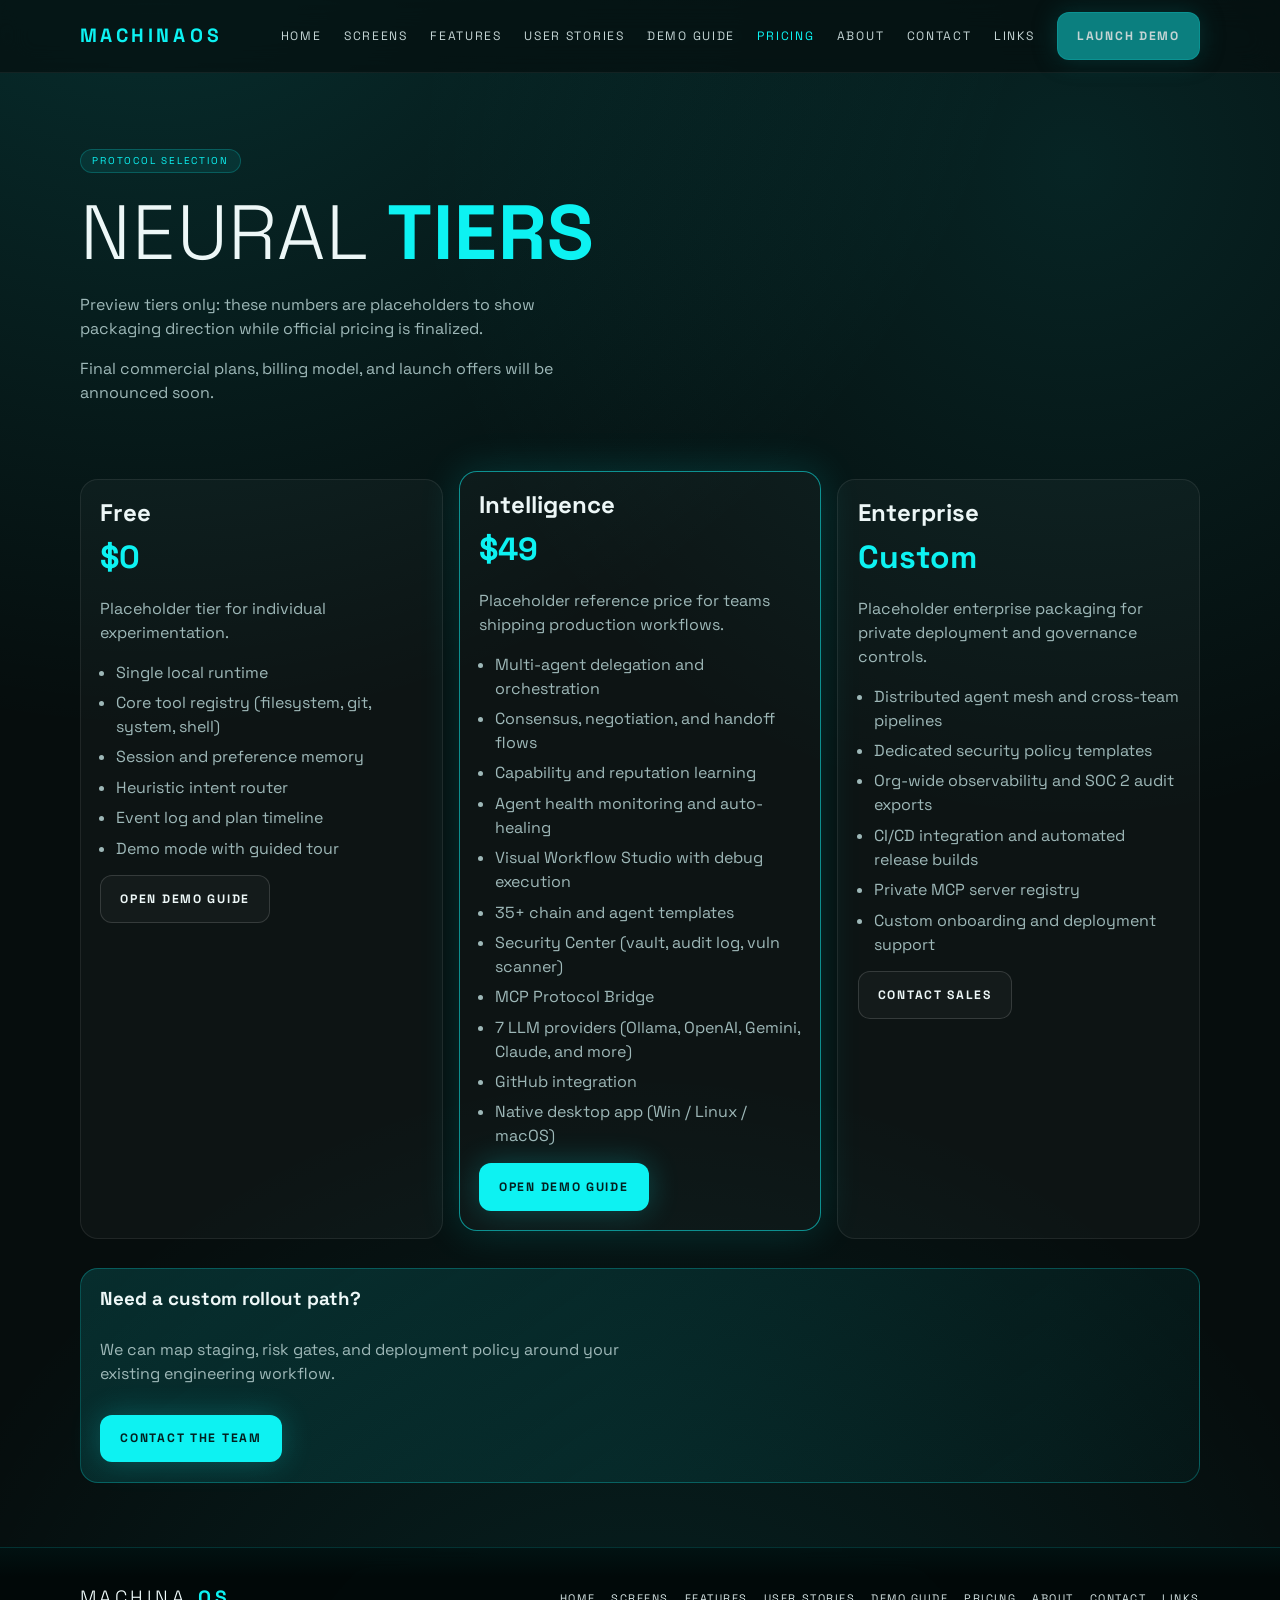
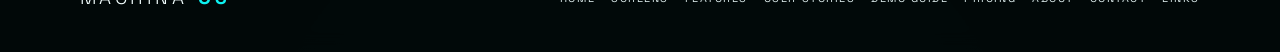
<file: pricing.html>
<!doctype html>
<html lang="en">
  <head>
    <meta charset="UTF-8" />
    <meta name="viewport" content="width=device-width, initial-scale=1.0" />
    <title>MachinaOS Pricing | Plans for Developers and Teams</title>
    <meta
      name="description"
      content="MachinaOS plans: Free tier for local runtimes, Intelligence at $49/mo for multi-agent workflows, and Enterprise for distributed AI deployments."
    />
    <!-- Open Graph -->
    <meta property="og:type" content="website" />
    <meta property="og:title" content="MachinaOS Pricing | Plans for Developers and Teams" />
    <meta property="og:description" content="Free tier, Intelligence at $49/mo, and Enterprise plans for local-first AI orchestration." />
    <meta property="og:url" content="https://machinaos.ai/pricing.html" />
    <meta property="og:site_name" content="MachinaOS" />
    <!-- Twitter Card -->
    <meta name="twitter:card" content="summary_large_image" />
    <meta name="twitter:title" content="MachinaOS Pricing | Plans for Developers and Teams" />
    <meta name="twitter:description" content="Free, Intelligence, and Enterprise plans for AI orchestration." />
    <meta property="og:image" content="https://machinaos.ai/assets/og/og-default.jpg" />
    <meta property="og:image:width" content="1200" />
    <meta property="og:image:height" content="630" />
    <meta property="og:image:alt" content="MachinaOS — Local-First Intent Runtime for governed AI agent orchestration" />
    <meta name="twitter:image" content="https://machinaos.ai/assets/og/og-default.jpg" />
    <meta name="robots" content="noindex, follow" />
    <link rel="canonical" href="https://machinaos.ai/pricing.html" />
    <script type="application/ld+json">
    {
      "@context": "https://schema.org",
      "@type": "BreadcrumbList",
      "itemListElement": [
        {"@type": "ListItem", "position": 1, "name": "Home", "item": "https://machinaos.ai/"},
        {"@type": "ListItem", "position": 2, "name": "Pricing", "item": "https://machinaos.ai/pricing.html"}
      ]
    }
    </script>
    <link rel="stylesheet" href="assets/styles.css?v=2" />
  </head>
  <body>
    <header class="topbar">
      <div class="site-wrap topbar-inner">
        <a class="brand" href="index.html"><span class="brand-copy">Machina<span>OS</span></span></a>
        <nav class="nav-links" aria-label="Primary">
          <a data-nav href="index.html">Home</a>
          <a data-nav href="screens.html">Screens</a>
          <a data-nav href="features.html">Features</a>
          <a data-nav href="user-stories.html">User Stories</a>
          <a data-nav href="demo-guide.html">Demo Guide</a>
          <a data-nav href="pricing.html">Pricing</a>
          <a data-nav href="about.html">About</a>
          <a data-nav href="contact.html">Contact</a>
          <a data-nav href="links.html">Links</a>
          <a class="btn btn-demo" href="https://demo.machinaos.ai/" target="_blank" rel="noopener noreferrer" data-demo-trigger>Launch Demo</a>
        </nav>
        <button class="btn btn-ghost mobile-toggle" data-menu-toggle aria-expanded="false" aria-controls="mobile-menu">Menu</button>
      </div>
      <div class="site-wrap mobile-menu" id="mobile-menu" data-mobile-menu hidden>
        <a data-nav href="index.html">Home</a>
        <a data-nav href="screens.html">Screens</a>
        <a data-nav href="features.html">Features</a>
        <a data-nav href="user-stories.html">User Stories</a>
        <a data-nav href="demo-guide.html">Demo Guide</a>
        <a data-nav href="pricing.html">Pricing</a>
        <a data-nav href="about.html">About</a>
        <a data-nav href="contact.html">Contact</a>
        <a data-nav href="links.html">Links</a>
      </div>
    </header>

    <main class="site-wrap">
      <section class="section reveal">
        <span class="kicker">Protocol Selection</span>
        <h1>Neural <strong>Tiers</strong></h1>
        <p class="lead">Preview tiers only: these numbers are placeholders to show packaging direction while official pricing is finalized.</p>
        <p class="lead">Final commercial plans, billing model, and launch offers will be announced soon.</p>
      </section>

      <section class="section reveal tiers">
        <article class="tier">
          <h2>Free</h2>
          <div class="price">$0</div>
          <p class="lead">Placeholder tier for individual experimentation.</p>
          <ul>
            <li>Single local runtime</li>
            <li>Core tool registry (filesystem, git, system, shell)</li>
            <li>Session and preference memory</li>
            <li>Heuristic intent router</li>
            <li>Event log and plan timeline</li>
            <li>Demo mode with guided tour</li>
          </ul>
          <a class="btn btn-ghost" href="demo-guide.html">Open Demo Guide</a>
        </article>

        <article class="tier featured">
          <h2>Intelligence</h2>
          <div class="price">$49</div>
          <p class="lead">Placeholder reference price for teams shipping production workflows.</p>
          <ul>
            <li>Multi-agent delegation and orchestration</li>
            <li>Consensus, negotiation, and handoff flows</li>
            <li>Capability and reputation learning</li>
            <li>Agent health monitoring and auto-healing</li>
            <li>Visual Workflow Studio with debug execution</li>
            <li>35+ chain and agent templates</li>
            <li>Security Center (vault, audit log, vuln scanner)</li>
            <li>MCP Protocol Bridge</li>
            <li>7 LLM providers (Ollama, OpenAI, Gemini, Claude, and more)</li>
            <li>GitHub integration</li>
            <li>Native desktop app (Win / Linux / macOS)</li>
          </ul>
          <a class="btn btn-primary" href="demo-guide.html">Open Demo Guide</a>
        </article>

        <article class="tier">
          <h2>Enterprise</h2>
          <div class="price">Custom</div>
          <p class="lead">Placeholder enterprise packaging for private deployment and governance controls.</p>
          <ul>
            <li>Distributed agent mesh and cross-team pipelines</li>
            <li>Dedicated security policy templates</li>
            <li>Org-wide observability and SOC 2 audit exports</li>
            <li>CI/CD integration and automated release builds</li>
            <li>Private MCP server registry</li>
            <li>Custom onboarding and deployment support</li>
          </ul>
          <a class="btn btn-ghost" href="contact.html">Contact Sales</a>
        </article>
      </section>

      <section class="cta reveal">
        <h3>Need a custom rollout path?</h3>
        <p class="lead">We can map staging, risk gates, and deployment policy around your existing engineering workflow.</p>
        <a class="btn btn-primary" href="contact.html">Contact the Team</a>
      </section>
    </main>

    <footer>
      <div class="site-wrap footer-row">
        <div class="brand">Machina<span>OS</span></div>
        <nav class="footer-links" aria-label="Footer">
          <a href="index.html">Home</a>
          <a href="screens.html">Screens</a>
          <a href="features.html">Features</a>
          <a href="user-stories.html">User Stories</a>
          <a href="demo-guide.html">Demo Guide</a>
          <a href="pricing.html">Pricing</a>
          <a href="about.html">About</a>
          <a href="contact.html">Contact</a>
          <a href="links.html">Links</a>
        </nav>
      </div>
    </footer>

    <script src="assets/main.js"></script>
  </body>
</html>
</file>
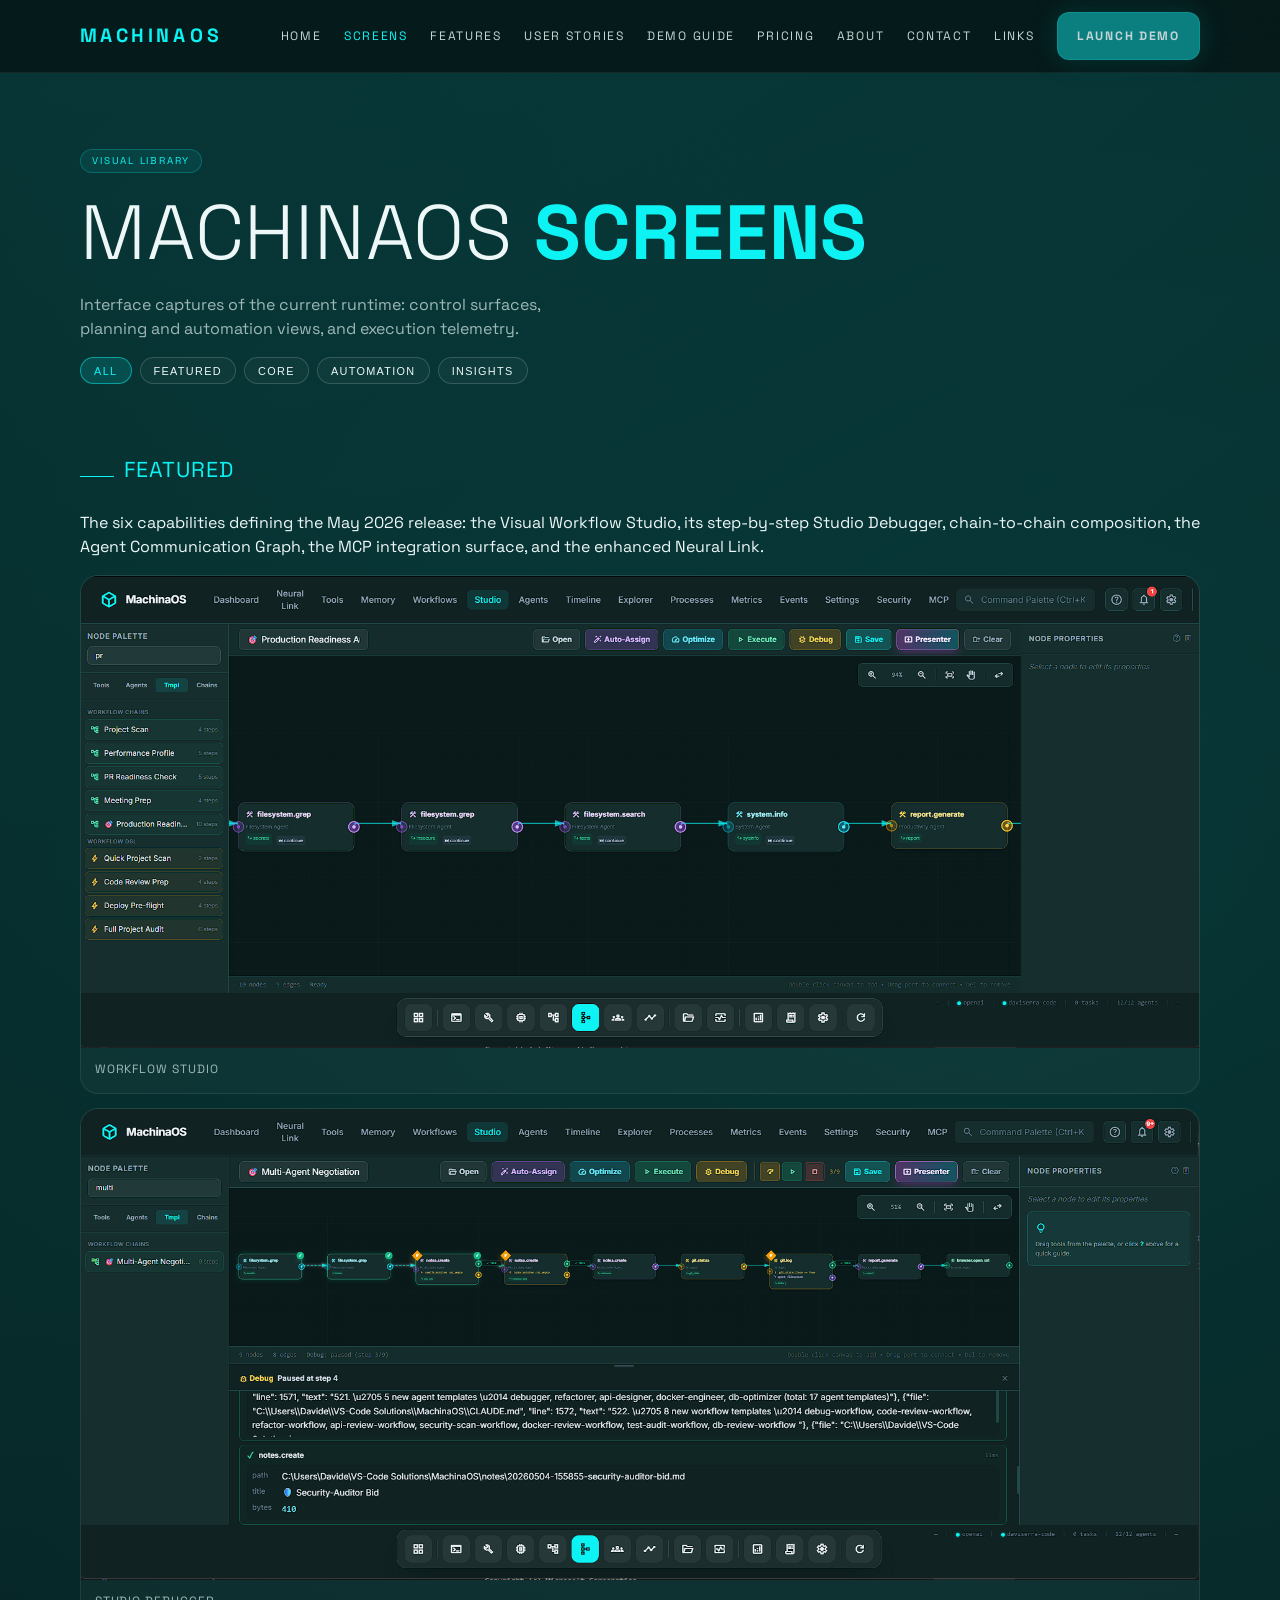
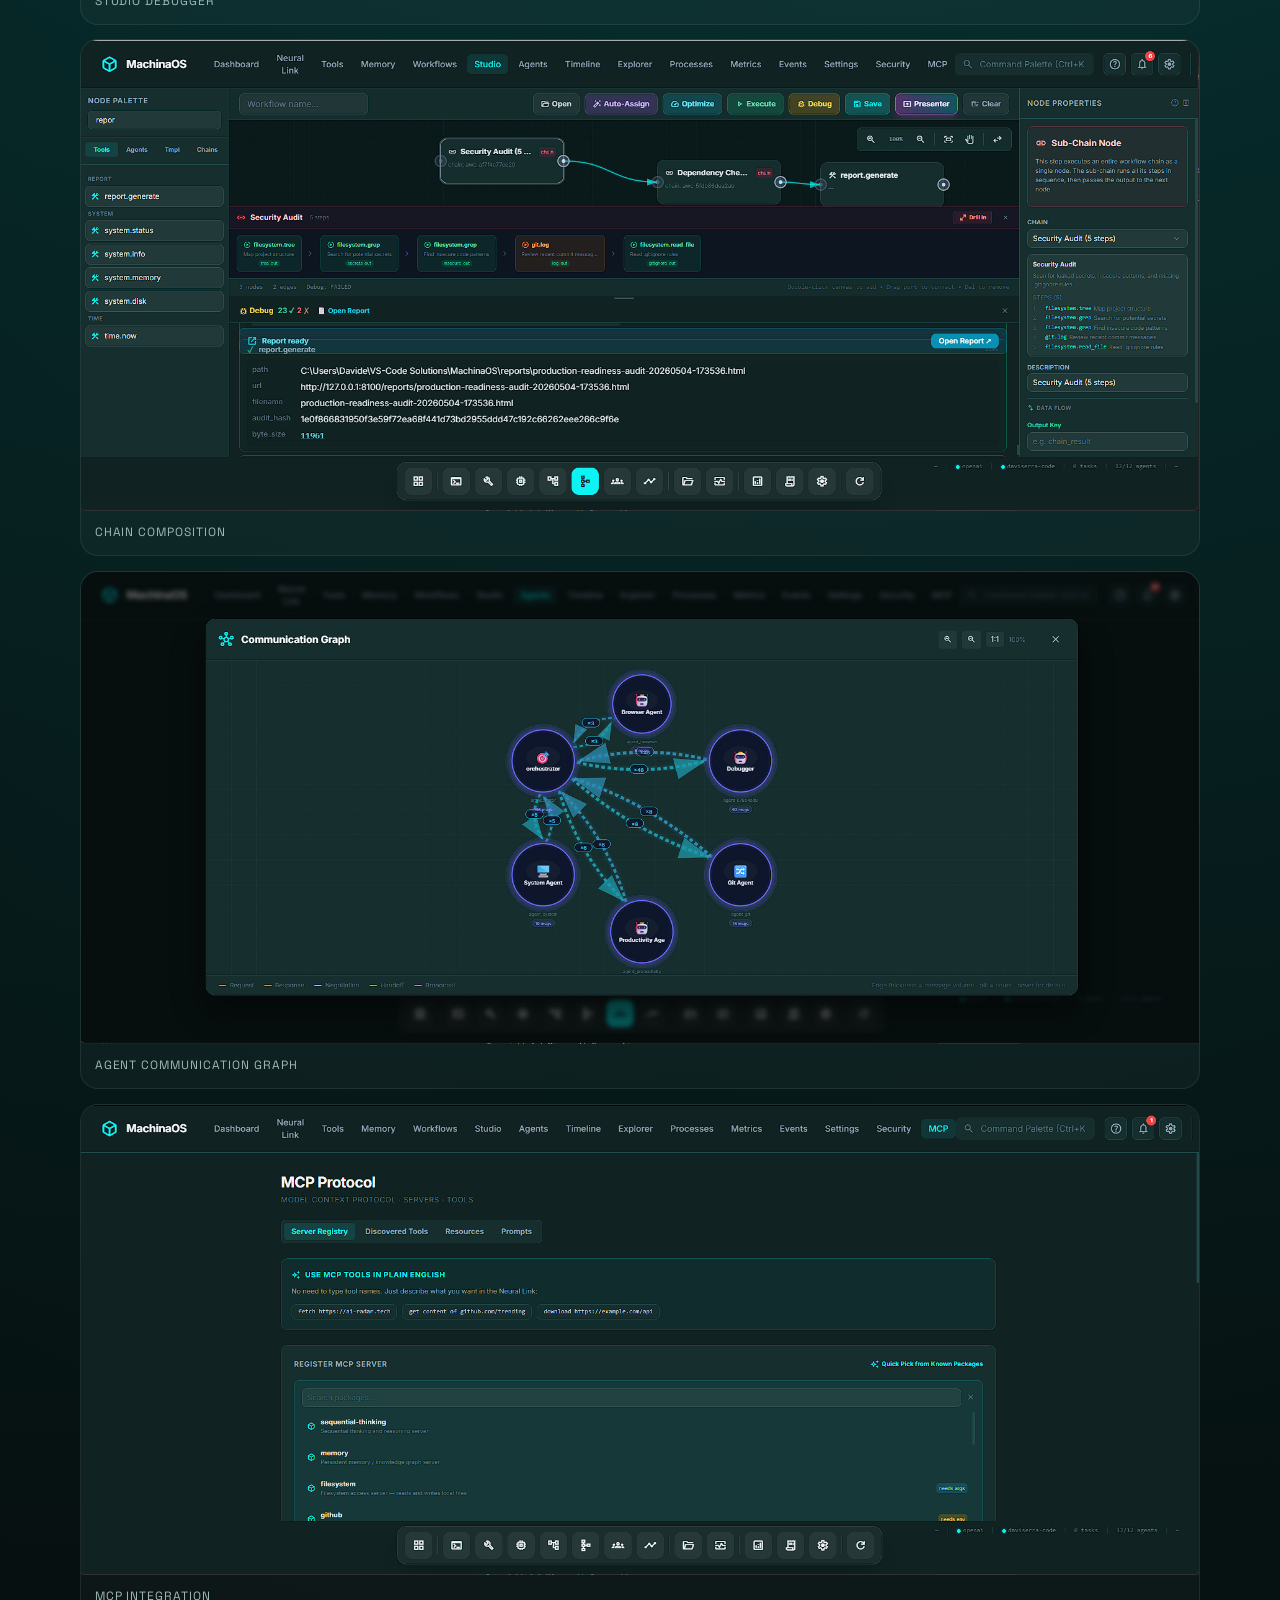
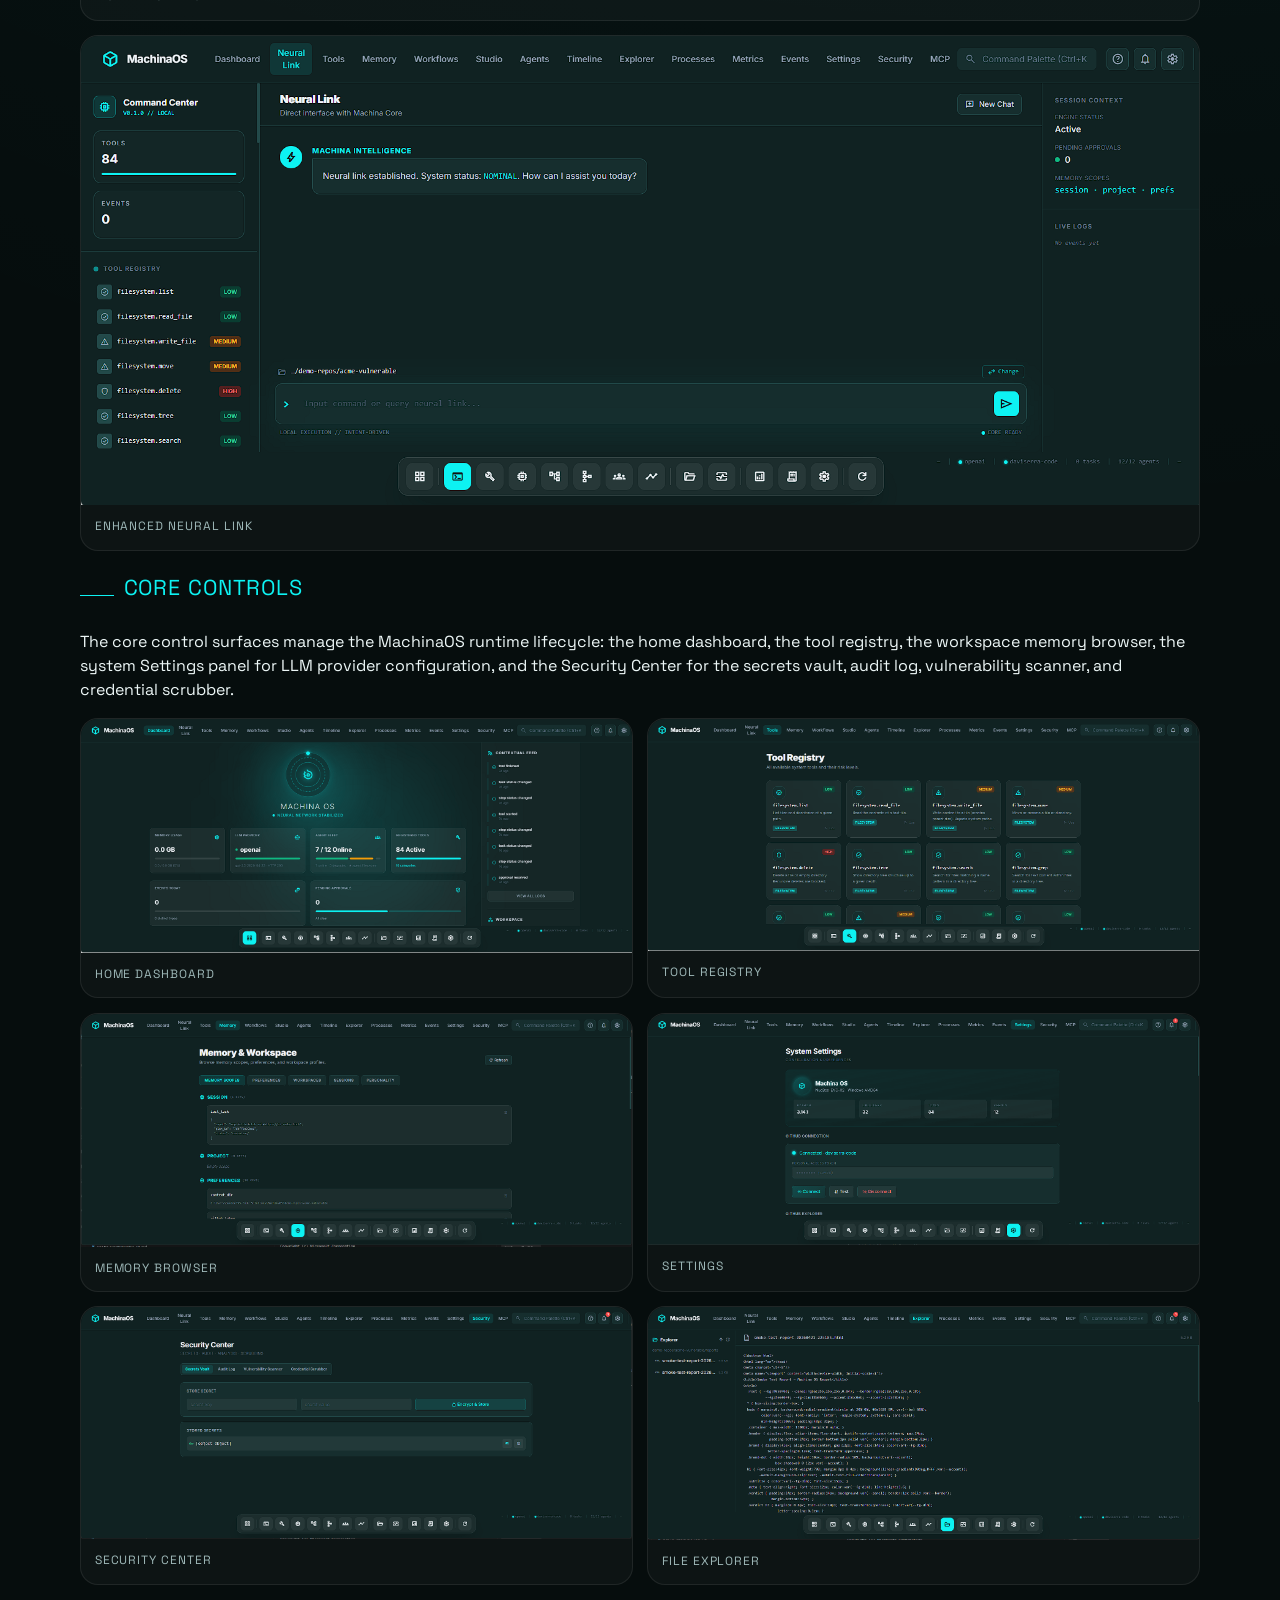
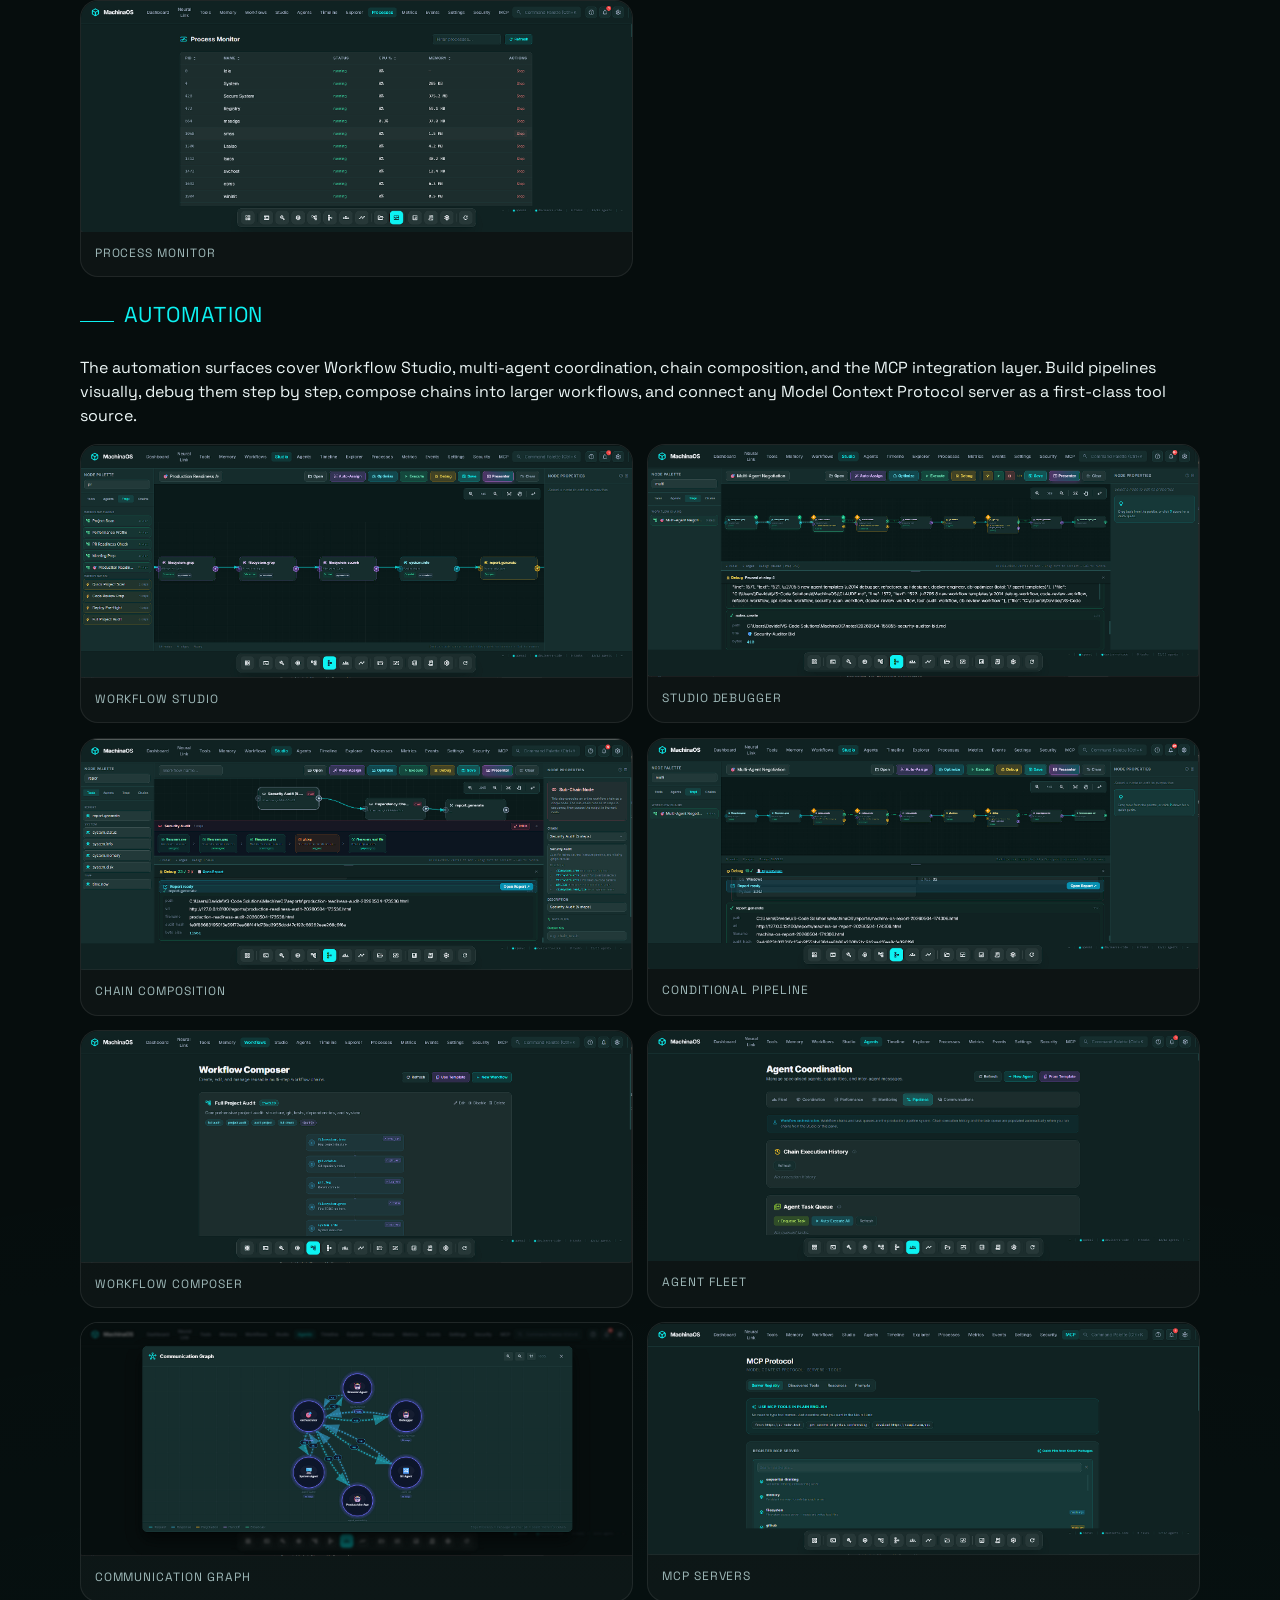
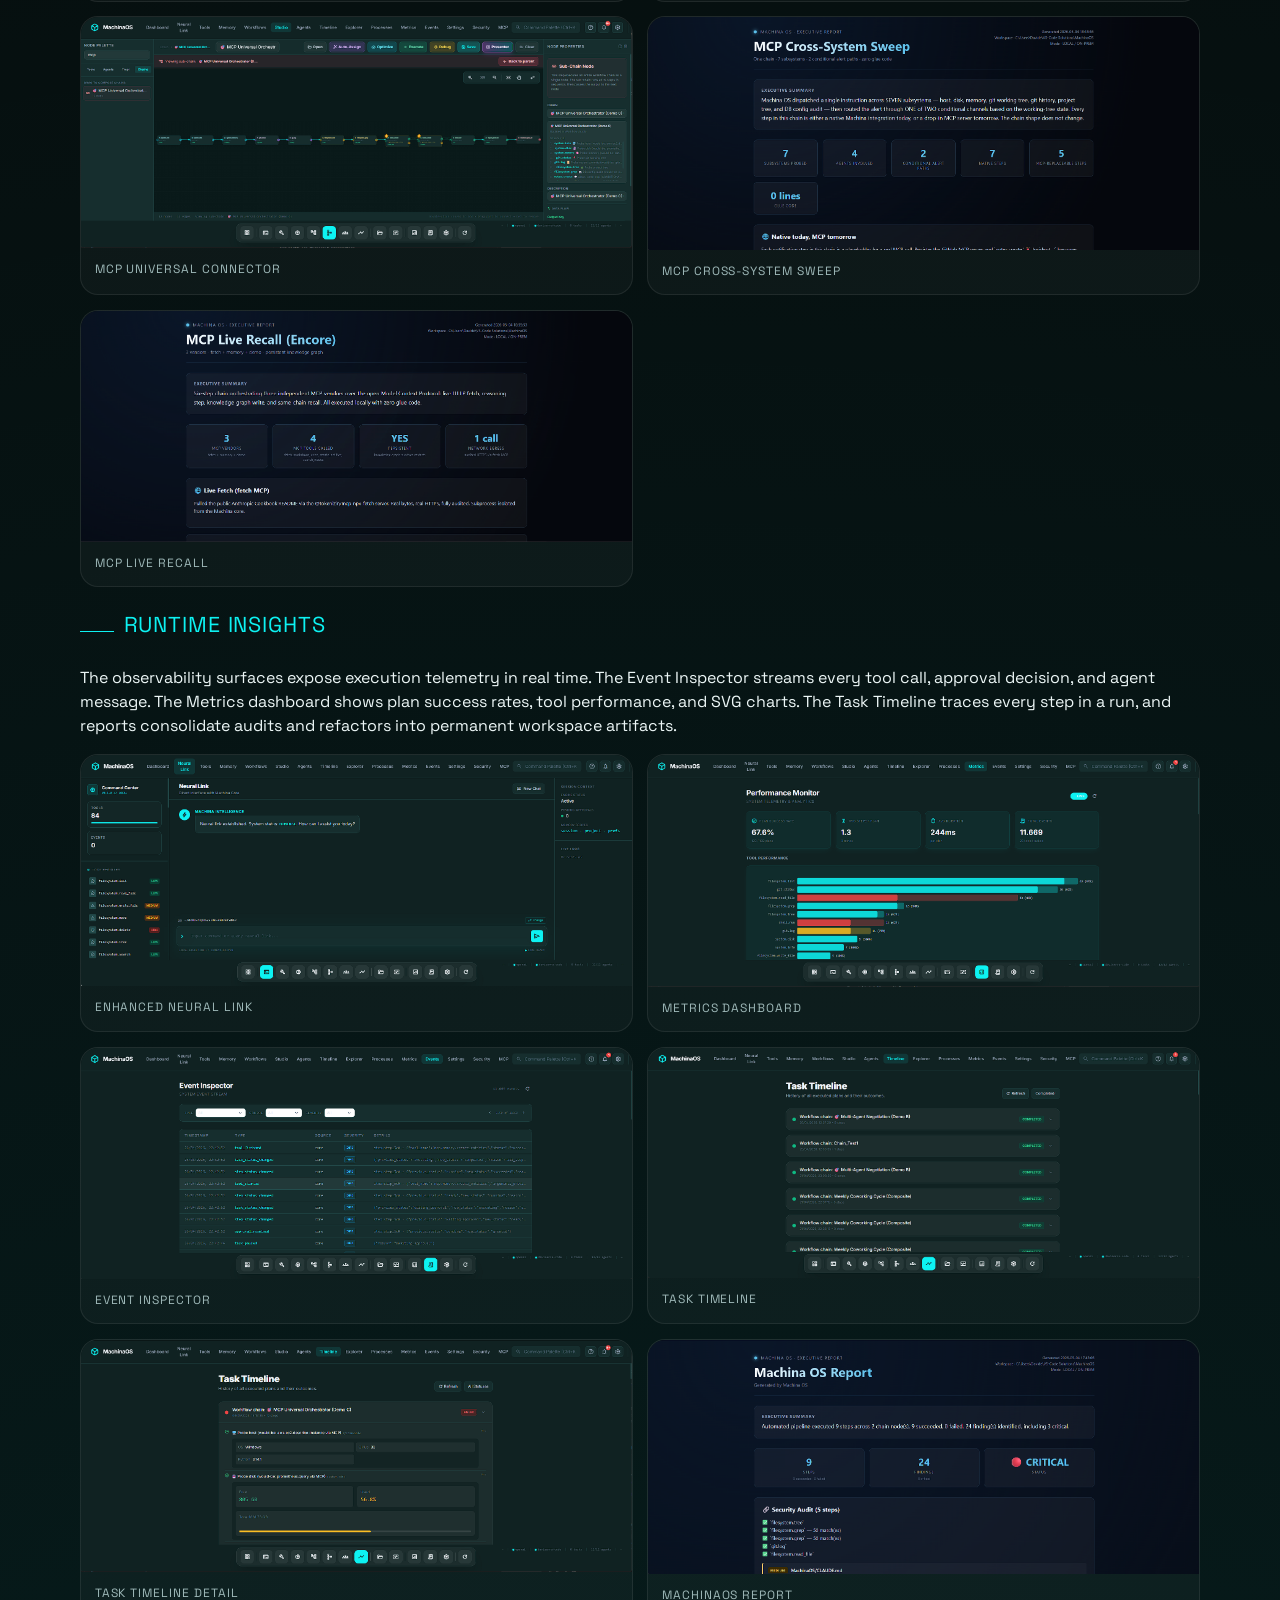
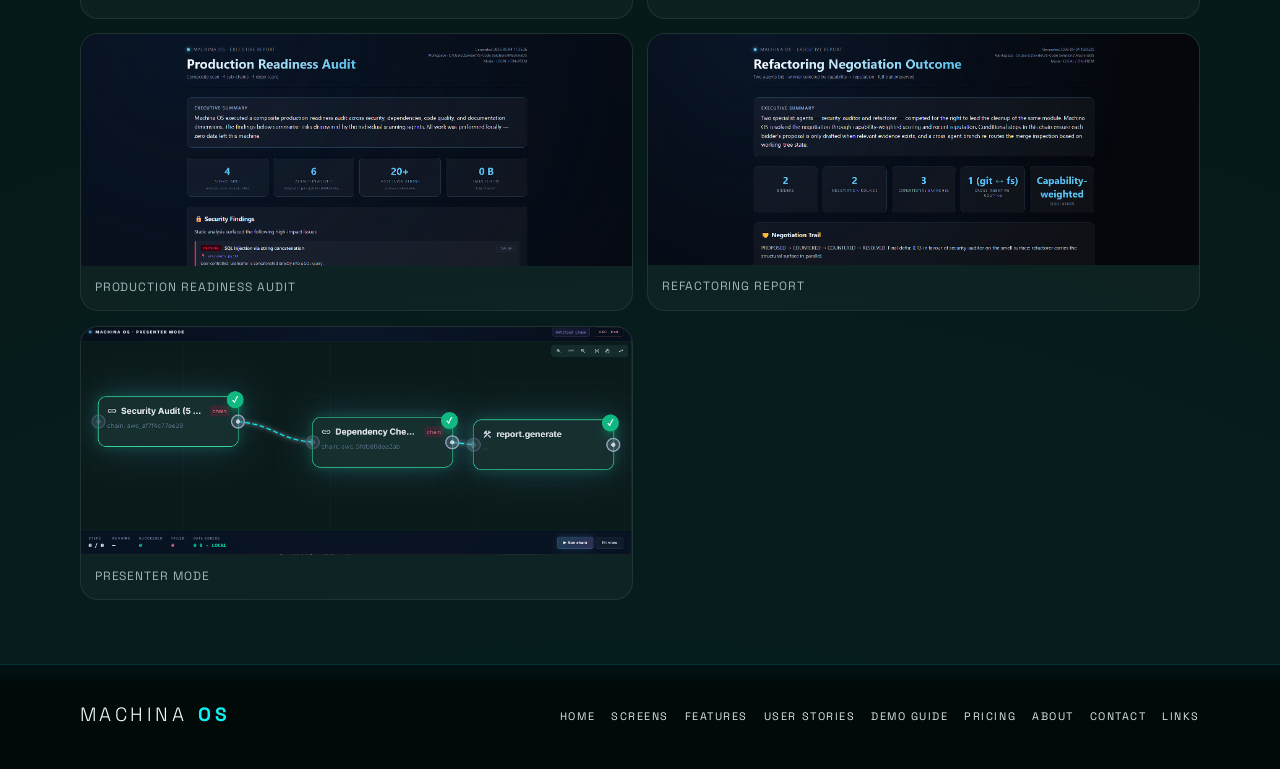
<file: screens.html>
<!doctype html>
<html lang="en">
  <head>
    <meta charset="UTF-8" />
    <meta name="viewport" content="width=device-width, initial-scale=1.0" />
    <title>MachinaOS Screens | Runtime Interface Gallery</title>
    <meta
      name="description"
      content="Inspect MachinaOS interface captures across core controls, agent automation flows, and runtime observability views."
    />
    <!-- Open Graph -->
    <meta property="og:type" content="website" />
    <meta property="og:title" content="MachinaOS Screens | Runtime Interface Gallery" />
    <meta property="og:description" content="Screenshots of the MachinaOS runtime interface — system controls, workflow orchestration, and runtime monitoring." />
    <meta property="og:url" content="https://machinaos.ai/screens.html" />
    <meta property="og:site_name" content="MachinaOS" />
    <!-- Twitter Card -->
    <meta name="twitter:card" content="summary_large_image" />
    <meta name="twitter:title" content="MachinaOS Screens | Runtime Interface Gallery" />
    <meta name="twitter:description" content="MachinaOS runtime interface screenshots and gallery." />
    <meta property="og:image" content="https://machinaos.ai/assets/og/og-default.jpg" />
    <meta property="og:image:width" content="1200" />
    <meta property="og:image:height" content="630" />
    <meta property="og:image:alt" content="MachinaOS — Local-First Intent Runtime for governed AI agent orchestration" />
    <meta name="twitter:image" content="https://machinaos.ai/assets/og/og-default.jpg" />
    <link rel="canonical" href="https://machinaos.ai/screens.html" />
    <script type="application/ld+json">
    {
      "@context": "https://schema.org",
      "@type": "BreadcrumbList",
      "itemListElement": [
        {"@type": "ListItem", "position": 1, "name": "Home", "item": "https://machinaos.ai/"},
        {"@type": "ListItem", "position": 2, "name": "Screens", "item": "https://machinaos.ai/screens.html"}
      ]
    }
    </script>
    <link rel="stylesheet" href="assets/styles.css?v=2" />
  </head>
  <body>
    <header class="topbar">
      <div class="site-wrap topbar-inner">
        <a class="brand" href="index.html"><span class="brand-copy">Machina<span>OS</span></span></a>
        <nav class="nav-links" aria-label="Primary">
          <a data-nav href="index.html">Home</a>
          <a data-nav href="screens.html">Screens</a>
          <a data-nav href="features.html">Features</a>
          <a data-nav href="user-stories.html">User Stories</a>
          <a data-nav href="demo-guide.html">Demo Guide</a>
          <a data-nav href="pricing.html">Pricing</a>
          <a data-nav href="about.html">About</a>
          <a data-nav href="contact.html">Contact</a>
          <a data-nav href="links.html">Links</a>
          <a class="btn btn-demo" href="https://demo.machinaos.ai/" target="_blank" rel="noopener noreferrer" data-demo-trigger>Launch Demo</a>
        </nav>
        <button class="btn btn-ghost mobile-toggle" data-menu-toggle aria-expanded="false" aria-controls="mobile-menu">Menu</button>
      </div>
      <div class="site-wrap mobile-menu" id="mobile-menu" data-mobile-menu hidden>
        <a data-nav href="index.html">Home</a>
        <a data-nav href="screens.html">Screens</a>
        <a data-nav href="features.html">Features</a>
        <a data-nav href="user-stories.html">User Stories</a>
        <a data-nav href="demo-guide.html">Demo Guide</a>
        <a data-nav href="pricing.html">Pricing</a>
        <a data-nav href="about.html">About</a>
        <a data-nav href="contact.html">Contact</a>
        <a data-nav href="links.html">Links</a>
      </div>
    </header>

    <main class="site-wrap">
      <section class="section reveal">
        <span class="kicker">Visual Library</span>
        <h1>MachinaOS <strong>Screens</strong></h1>
        <p class="lead">Interface captures of the current runtime: control surfaces, planning and automation views, and execution telemetry.</p>
        <div class="screen-filters" role="group" aria-label="Filter screen categories">
          <button class="screen-filter is-active" type="button" data-screen-filter="all" aria-pressed="true">All</button>
          <button class="screen-filter" type="button" data-screen-filter="featured" aria-pressed="false">Featured</button>
          <button class="screen-filter" type="button" data-screen-filter="core" aria-pressed="false">Core</button>
          <button class="screen-filter" type="button" data-screen-filter="automation" aria-pressed="false">Automation</button>
          <button class="screen-filter" type="button" data-screen-filter="insights" aria-pressed="false">Insights</button>
        </div>
      </section>

      <section class="section reveal screen-category" data-screen-section="featured">
        <div class="section-head"><h2>Featured</h2></div>
        <p>The six capabilities defining the May 2026 release: the Visual Workflow Studio, its step-by-step Studio Debugger, chain-to-chain composition, the Agent Communication Graph, the MCP integration surface, and the enhanced Neural Link.</p>
        <div class="screen-grid">
          <figure class="screen-card screen-card-featured">
            <a href="assets/screens/v2/06_Studio.png" class="screen-thumb" data-screen-trigger>
              <img src="assets/screens/v2/06_Studio.png" alt="Workflow Studio canvas with drag-and-drop nodes and connections" loading="eager" width="1799" height="759" />
            </a>
            <figcaption>Workflow Studio</figcaption>
          </figure>
          <figure class="screen-card screen-card-featured">
            <a href="assets/screens/v2/22_Debugger.png" class="screen-thumb" data-screen-trigger>
              <img src="assets/screens/v2/22_Debugger.png" alt="Studio Debugger with stepping controls and per-node status overlays" loading="lazy" width="1803" height="759" />
            </a>
            <figcaption>Studio Debugger</figcaption>
          </figure>
          <figure class="screen-card screen-card-featured">
            <a href="assets/screens/v2/17_Chain_To_Chain.png" class="screen-thumb" data-screen-trigger>
              <img src="assets/screens/v2/17_Chain_To_Chain.png" alt="Chain-to-chain composition with sub-chain nodes embedded in a parent pipeline" loading="lazy" width="1803" height="759" />
            </a>
            <figcaption>Chain Composition</figcaption>
          </figure>
          <figure class="screen-card screen-card-featured">
            <a href="assets/screens/v2/24_Communication_Graph.png" class="screen-thumb" data-screen-trigger>
              <img src="assets/screens/v2/24_Communication_Graph.png" alt="Agent Communication Graph showing inter-agent traffic and channel colors" loading="lazy" width="1794" height="758" />
            </a>
            <figcaption>Agent Communication Graph</figcaption>
          </figure>
          <figure class="screen-card screen-card-featured">
            <a href="assets/screens/v2/15_MCP.png" class="screen-thumb" data-screen-trigger>
              <img src="assets/screens/v2/15_MCP.png" alt="MCP Protocol view with server registry and discovered tools" loading="lazy" width="1801" height="758" />
            </a>
            <figcaption>MCP Integration</figcaption>
          </figure>
          <figure class="screen-card screen-card-featured">
            <a href="assets/screens/v2/02_Neural_Link.png" class="screen-thumb" data-screen-trigger>
              <img src="assets/screens/v2/02_Neural_Link.png" alt="Enhanced Neural Link conversational interface with plan cards" loading="lazy" width="1799" height="755" />
            </a>
            <figcaption>Enhanced Neural Link</figcaption>
          </figure>
        </div>
      </section>

      <section class="section reveal screen-category" data-screen-section="core">
        <div class="section-head"><h2>Core Controls</h2></div>
        <p>The core control surfaces manage the MachinaOS runtime lifecycle: the home dashboard, the tool registry, the workspace memory browser, the system Settings panel for LLM provider configuration, and the Security Center for the secrets vault, audit log, vulnerability scanner, and credential scrubber.</p>
        <div class="screen-grid">
          <figure class="screen-card">
            <a href="assets/screens/v2/01_Dashboard.png" class="screen-thumb" data-screen-trigger>
              <img src="assets/screens/v2/01_Dashboard.png" alt="MachinaOS home dashboard with health cards and event feed" loading="lazy" width="1782" height="758" />
            </a>
            <figcaption>Home Dashboard</figcaption>
          </figure>
          <figure class="screen-card">
            <a href="assets/screens/v2/03_Tools.png" class="screen-thumb" data-screen-trigger>
              <img src="assets/screens/v2/03_Tools.png" alt="Tool registry view with risk badges and categories" loading="lazy" width="1796" height="757" />
            </a>
            <figcaption>Tool Registry</figcaption>
          </figure>
          <figure class="screen-card">
            <a href="assets/screens/v2/04_Memory.png" class="screen-thumb" data-screen-trigger>
              <img src="assets/screens/v2/04_Memory.png" alt="Memory browser showing scopes, preferences, and sessions" loading="lazy" width="1806" height="763" />
            </a>
            <figcaption>Memory Browser</figcaption>
          </figure>
          <figure class="screen-card">
            <a href="assets/screens/v2/13_Settings.png" class="screen-thumb" data-screen-trigger>
              <img src="assets/screens/v2/13_Settings.png" alt="Settings panel with LLM provider configuration and preferences" loading="lazy" width="1801" height="755" />
            </a>
            <figcaption>Settings</figcaption>
          </figure>
          <figure class="screen-card">
            <a href="assets/screens/v2/14_Security.png" class="screen-thumb" data-screen-trigger>
              <img src="assets/screens/v2/14_Security.png" alt="Security Center with secrets vault, audit log, and scanner" loading="lazy" width="1804" height="759" />
            </a>
            <figcaption>Security Center</figcaption>
          </figure>
          <figure class="screen-card">
            <a href="assets/screens/v2/09_Explorer.png" class="screen-thumb" data-screen-trigger>
              <img src="assets/screens/v2/09_Explorer.png" alt="File explorer with directory browser and file preview" loading="lazy" width="1799" height="760" />
            </a>
            <figcaption>File Explorer</figcaption>
          </figure>
          <figure class="screen-card">
            <a href="assets/screens/v2/10_Processes.png" class="screen-thumb" data-screen-trigger>
              <img src="assets/screens/v2/10_Processes.png" alt="Process monitor with sortable table and stop controls" loading="lazy" width="1801" height="756" />
            </a>
            <figcaption>Process Monitor</figcaption>
          </figure>
        </div>
      </section>

      <section class="section reveal screen-category" data-screen-section="automation">
        <div class="section-head"><h2>Automation</h2></div>
        <p>The automation surfaces cover Workflow Studio, multi-agent coordination, chain composition, and the MCP integration layer. Build pipelines visually, debug them step by step, compose chains into larger workflows, and connect any Model Context Protocol server as a first-class tool source.</p>
        <div class="screen-grid">
          <figure class="screen-card">
            <a href="assets/screens/v2/06_Studio.png" class="screen-thumb" data-screen-trigger>
              <img src="assets/screens/v2/06_Studio.png" alt="Workflow Studio canvas with palette, nodes, and properties panel" loading="lazy" width="1799" height="759" />
            </a>
            <figcaption>Workflow Studio</figcaption>
          </figure>
          <figure class="screen-card">
            <a href="assets/screens/v2/22_Debugger.png" class="screen-thumb" data-screen-trigger>
              <img src="assets/screens/v2/22_Debugger.png" alt="Studio Debugger with Step Over and Continue controls" loading="lazy" width="1803" height="759" />
            </a>
            <figcaption>Studio Debugger</figcaption>
          </figure>
          <figure class="screen-card">
            <a href="assets/screens/v2/17_Chain_To_Chain.png" class="screen-thumb" data-screen-trigger>
              <img src="assets/screens/v2/17_Chain_To_Chain.png" alt="Chain-to-chain composition with rose-colored sub-chain nodes" loading="lazy" width="1803" height="759" />
            </a>
            <figcaption>Chain Composition</figcaption>
          </figure>
          <figure class="screen-card">
            <a href="assets/screens/v2/21_Multi_Agent_Conditional.png" class="screen-thumb" data-screen-trigger>
              <img src="assets/screens/v2/21_Multi_Agent_Conditional.png" alt="Multi-agent conditional pipeline with branching and parallel groups" loading="lazy" width="1805" height="755" />
            </a>
            <figcaption>Conditional Pipeline</figcaption>
          </figure>
          <figure class="screen-card">
            <a href="assets/screens/v2/05_Workflows.png" class="screen-thumb" data-screen-trigger>
              <img src="assets/screens/v2/05_Workflows.png" alt="Workflow composer view with DSL templates" loading="lazy" width="1803" height="758" />
            </a>
            <figcaption>Workflow Composer</figcaption>
          </figure>
          <figure class="screen-card">
            <a href="assets/screens/v2/07_Agents.png" class="screen-thumb" data-screen-trigger>
              <img src="assets/screens/v2/07_Agents.png" alt="Agent fleet manager with capability scores and health states" loading="lazy" width="1800" height="752" />
            </a>
            <figcaption>Agent Fleet</figcaption>
          </figure>
          <figure class="screen-card">
            <a href="assets/screens/v2/24_Communication_Graph.png" class="screen-thumb" data-screen-trigger>
              <img src="assets/screens/v2/24_Communication_Graph.png" alt="Agent communication graph with color-coded directed edges" loading="lazy" width="1794" height="758" />
            </a>
            <figcaption>Communication Graph</figcaption>
          </figure>
          <figure class="screen-card">
            <a href="assets/screens/v2/15_MCP.png" class="screen-thumb" data-screen-trigger>
              <img src="assets/screens/v2/15_MCP.png" alt="MCP server registry and discovered tools view" loading="lazy" width="1801" height="758" />
            </a>
            <figcaption>MCP Servers</figcaption>
          </figure>
          <figure class="screen-card">
            <a href="assets/screens/v2/25_MCP_Universal_Connector.png" class="screen-thumb" data-screen-trigger>
              <img src="assets/screens/v2/25_MCP_Universal_Connector.png" alt="MCP universal connector with smart registration builder" loading="lazy" width="1802" height="756" />
            </a>
            <figcaption>MCP Universal Connector</figcaption>
          </figure>
          <figure class="screen-card">
            <a href="assets/screens/v2/26_MCP_Cross_System_Sweep.png" class="screen-thumb" data-screen-trigger>
              <img src="assets/screens/v2/26_MCP_Cross_System_Sweep.png" alt="MCP cross-system sweep aggregating tools across servers" loading="lazy" width="1783" height="754" />
            </a>
            <figcaption>MCP Cross-System Sweep</figcaption>
          </figure>
          <figure class="screen-card">
            <a href="assets/screens/v2/28_MCP_Live_Recall.png" class="screen-thumb" data-screen-trigger>
              <img src="assets/screens/v2/28_MCP_Live_Recall.png" alt="MCP live recall pulling memory from a remote MCP server" loading="lazy" width="1777" height="745" />
            </a>
            <figcaption>MCP Live Recall</figcaption>
          </figure>
        </div>
      </section>

      <section class="section reveal screen-category" data-screen-section="insights">
        <div class="section-head"><h2>Runtime Insights</h2></div>
        <p>The observability surfaces expose execution telemetry in real time. The Event Inspector streams every tool call, approval decision, and agent message. The Metrics dashboard shows plan success rates, tool performance, and SVG charts. The Task Timeline traces every step in a run, and reports consolidate audits and refactors into permanent workspace artifacts.</p>
        <div class="screen-grid">
          <figure class="screen-card">
            <a href="assets/screens/v2/02_Neural_Link.png" class="screen-thumb" data-screen-trigger>
              <img src="assets/screens/v2/02_Neural_Link.png" alt="Enhanced Neural Link with streaming plan cards and clarifications" loading="lazy" width="1799" height="755" />
            </a>
            <figcaption>Enhanced Neural Link</figcaption>
          </figure>
          <figure class="screen-card">
            <a href="assets/screens/v2/11_Metrics.png" class="screen-thumb" data-screen-trigger>
              <img src="assets/screens/v2/11_Metrics.png" alt="Metrics dashboard with success rate and tool performance charts" loading="lazy" width="1799" height="758" />
            </a>
            <figcaption>Metrics Dashboard</figcaption>
          </figure>
          <figure class="screen-card">
            <a href="assets/screens/v2/12_Events.png" class="screen-thumb" data-screen-trigger>
              <img src="assets/screens/v2/12_Events.png" alt="Event inspector with type, source, and severity filters" loading="lazy" width="1799" height="755" />
            </a>
            <figcaption>Event Inspector</figcaption>
          </figure>
          <figure class="screen-card">
            <a href="assets/screens/v2/08_Timeline.png" class="screen-thumb" data-screen-trigger>
              <img src="assets/screens/v2/08_Timeline.png" alt="Task timeline with expand and collapse history" loading="lazy" width="1802" height="754" />
            </a>
            <figcaption>Task Timeline</figcaption>
          </figure>
          <figure class="screen-card">
            <a href="assets/screens/v2/27_Task_Timeline.png" class="screen-thumb" data-screen-trigger>
              <img src="assets/screens/v2/27_Task_Timeline.png" alt="Detailed task timeline with per-step duration metrics" loading="lazy" width="1801" height="760" />
            </a>
            <figcaption>Task Timeline Detail</figcaption>
          </figure>
          <figure class="screen-card">
            <a href="assets/screens/v2/18_Machinaos_Report.png" class="screen-thumb" data-screen-trigger>
              <img src="assets/screens/v2/18_Machinaos_Report.png" alt="Consolidated MachinaOS report generated by a workflow chain" loading="lazy" width="1781" height="756" />
            </a>
            <figcaption>MachinaOS Report</figcaption>
          </figure>
          <figure class="screen-card">
            <a href="assets/screens/v2/19_Production_Readiness_Audit.png" class="screen-thumb" data-screen-trigger>
              <img src="assets/screens/v2/19_Production_Readiness_Audit.png" alt="Production readiness audit summary with grouped findings" loading="lazy" width="1781" height="749" />
            </a>
            <figcaption>Production Readiness Audit</figcaption>
          </figure>
          <figure class="screen-card">
            <a href="assets/screens/v2/23_refactoring_report.png" class="screen-thumb" data-screen-trigger>
              <img src="assets/screens/v2/23_refactoring_report.png" alt="Refactoring report with file-grouped suggestions" loading="lazy" width="1779" height="745" />
            </a>
            <figcaption>Refactoring Report</figcaption>
          </figure>
          <figure class="screen-card">
            <a href="assets/screens/v2/20_presenter.png" class="screen-thumb" data-screen-trigger>
              <img src="assets/screens/v2/20_presenter.png" alt="Presenter mode for walking through a workflow execution" loading="lazy" width="1800" height="746" />
            </a>
            <figcaption>Presenter Mode</figcaption>
          </figure>
        </div>
      </section>

      <dialog class="screen-viewer" data-screen-viewer>
        <form method="dialog" class="screen-viewer-head">
          <button class="btn btn-ghost" value="close" aria-label="Close full-size image">Close</button>
        </form>
        <div class="screen-viewer-body" data-screen-viewer-body>
          <img alt="" data-screen-viewer-image />
        </div>
      </dialog>
    </main>

    <footer>
      <div class="site-wrap footer-row">
        <div class="brand">Machina<span>OS</span></div>
        <nav class="footer-links" aria-label="Footer">
          <a href="index.html">Home</a>
          <a href="screens.html">Screens</a>
          <a href="features.html">Features</a>
          <a href="user-stories.html">User Stories</a>
          <a href="demo-guide.html">Demo Guide</a>
          <a href="pricing.html">Pricing</a>
          <a href="about.html">About</a>
          <a href="contact.html">Contact</a>
          <a href="links.html">Links</a>
        </nav>
      </div>
    </footer>

    <script src="assets/main.js"></script>
  </body>
</html>
</file>
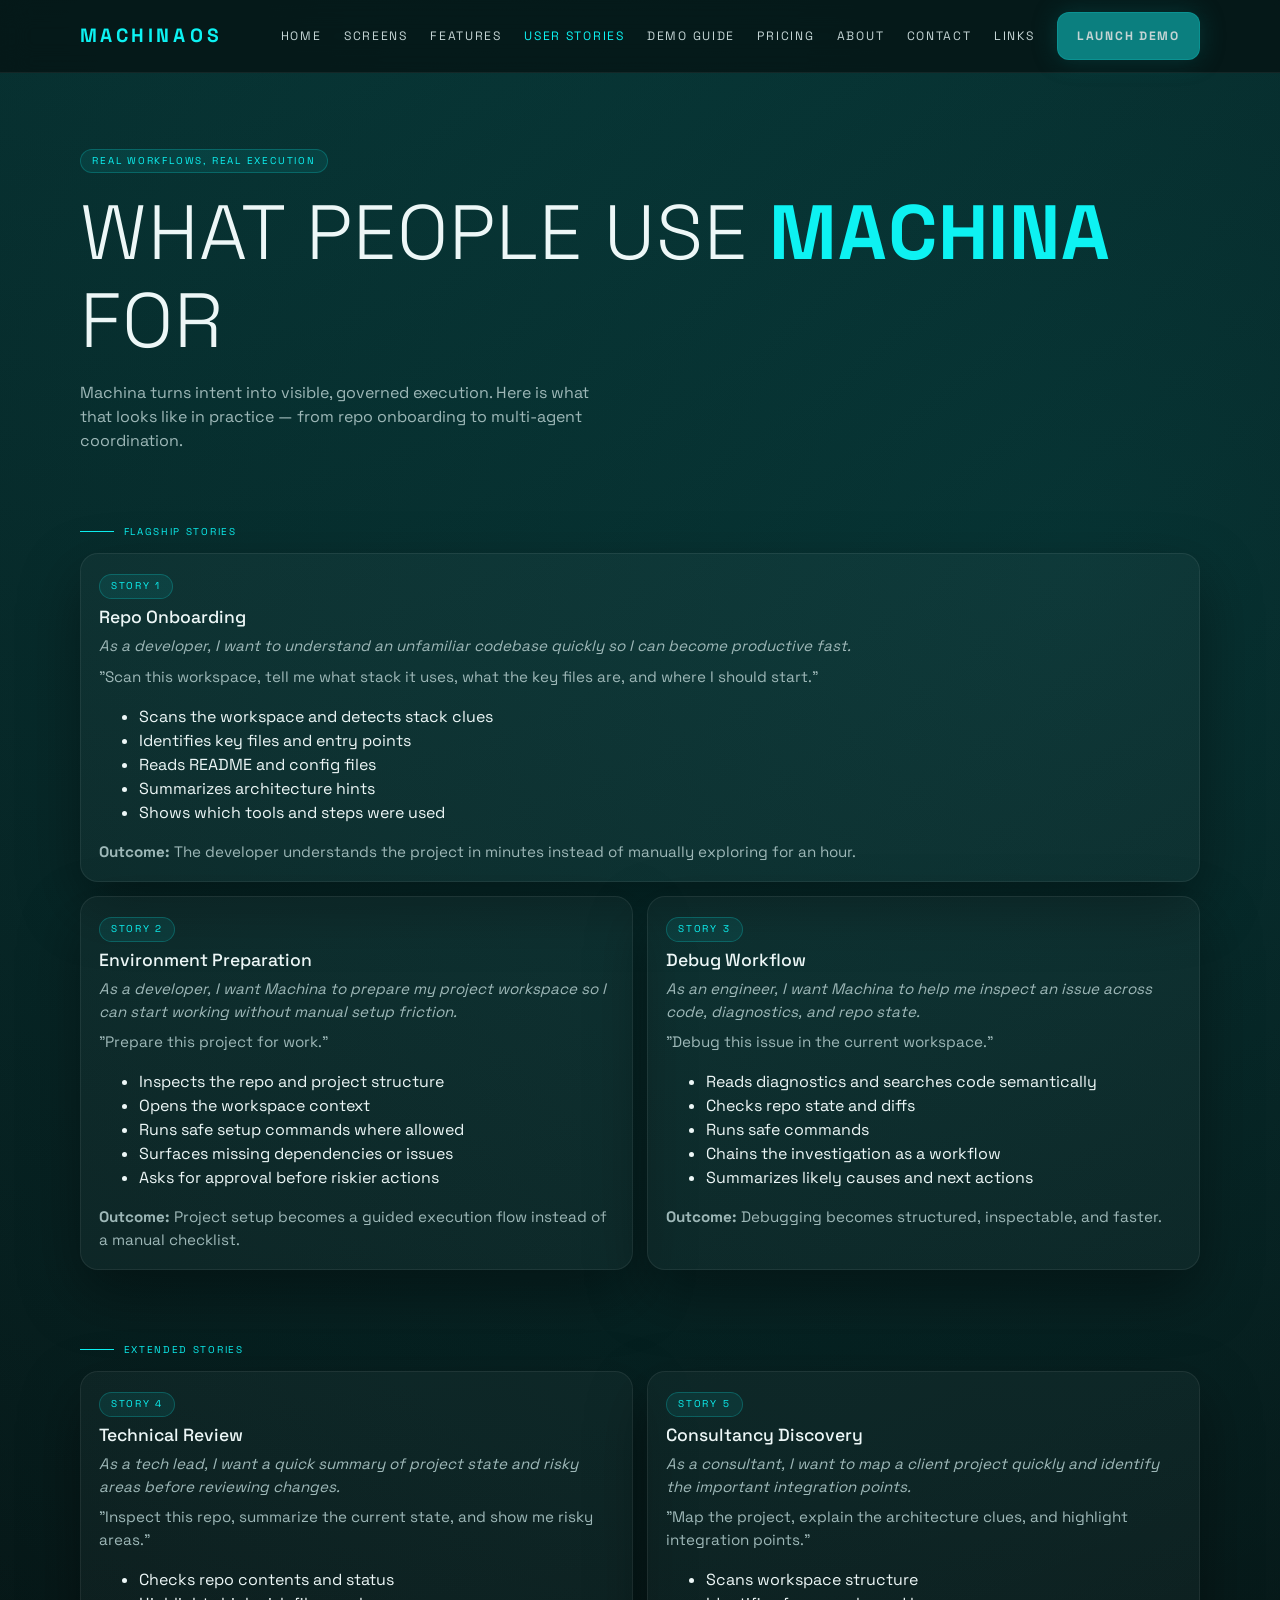
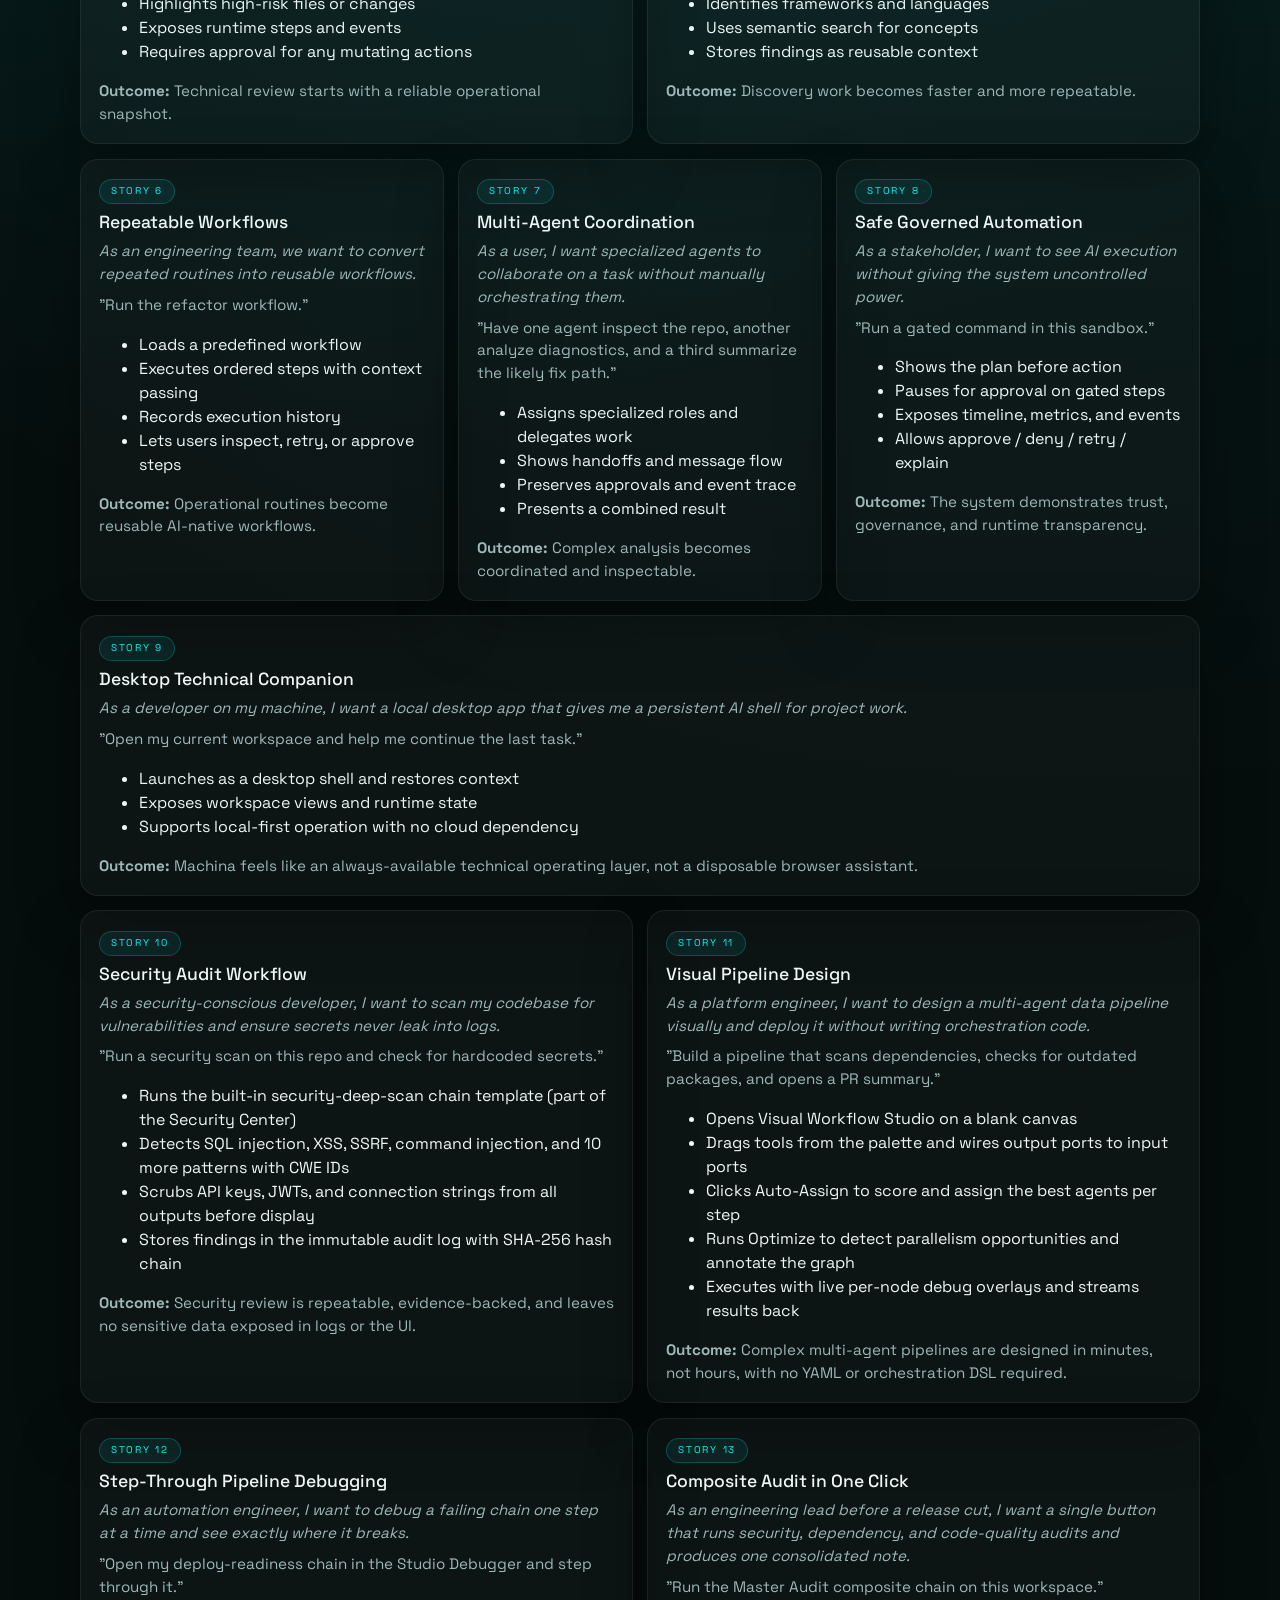
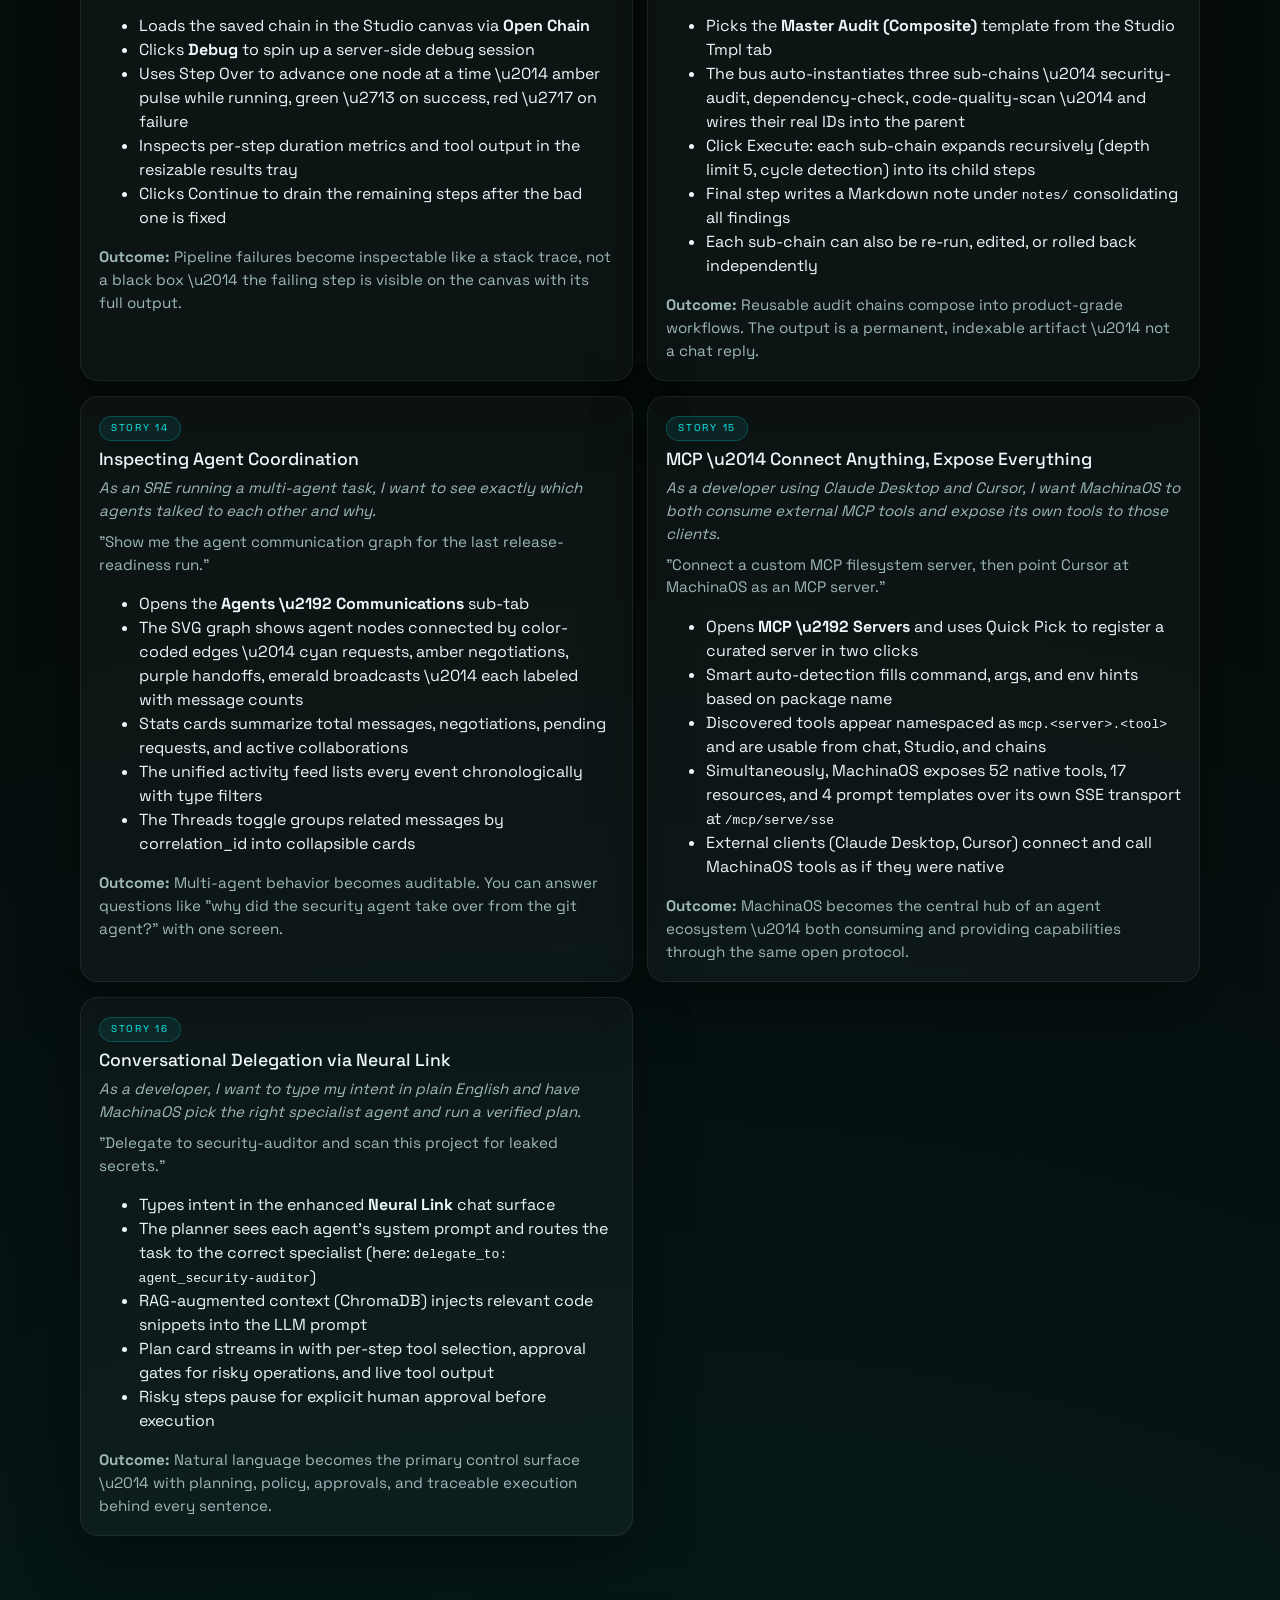
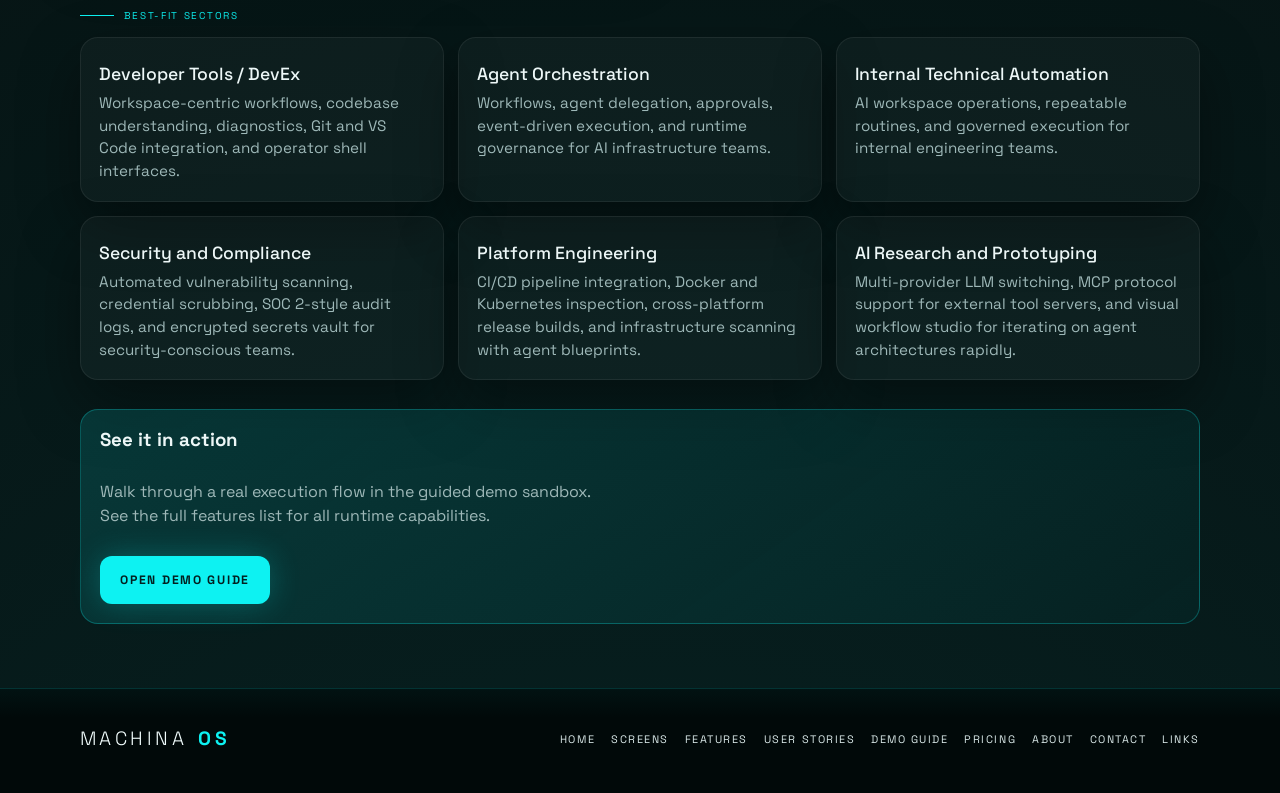
<file: user-stories.html>
<!doctype html>
<html lang="en">
  <head>
    <meta charset="UTF-8" />
    <meta name="viewport" content="width=device-width, initial-scale=1.0" />
    <title>MachinaOS User Stories | Real Workflows, Real Execution</title>
    <meta
      name="description"
      content="See how developers, engineers, and technical teams use MachinaOS to onboard codebases, debug issues, run governed workflows, and coordinate agents with full traceability."
    />
    <!-- Open Graph -->
    <meta property="og:type" content="website" />
    <meta property="og:title" content="MachinaOS User Stories | Real Workflows, Real Execution" />
    <meta property="og:description" content="How developers and engineering teams use MachinaOS for repo onboarding, debugging, and governed automation." />
    <meta property="og:url" content="https://machinaos.ai/user-stories.html" />
    <meta property="og:site_name" content="MachinaOS" />
    <!-- Twitter Card -->
    <meta name="twitter:card" content="summary_large_image" />
    <meta name="twitter:title" content="MachinaOS User Stories | Real Workflows, Real Execution" />
    <meta name="twitter:description" content="Real developer workflows with governed AI execution." />
    <meta property="og:image" content="https://machinaos.ai/assets/og/og-default.jpg" />
    <meta property="og:image:width" content="1200" />
    <meta property="og:image:height" content="630" />
    <meta property="og:image:alt" content="MachinaOS — Local-First Intent Runtime for governed AI agent orchestration" />
    <meta name="twitter:image" content="https://machinaos.ai/assets/og/og-default.jpg" />
    <link rel="canonical" href="https://machinaos.ai/user-stories.html" />
    <script type="application/ld+json">
    {
      "@context": "https://schema.org",
      "@type": "BreadcrumbList",
      "itemListElement": [
        {"@type": "ListItem", "position": 1, "name": "Home", "item": "https://machinaos.ai/"},
        {"@type": "ListItem", "position": 2, "name": "User Stories", "item": "https://machinaos.ai/user-stories.html"}
      ]
    }
    </script>
    <link rel="stylesheet" href="assets/styles.css?v=2" />
  </head>
  <body>
    <header class="topbar">
      <div class="site-wrap topbar-inner">
        <a class="brand" href="index.html"><span class="brand-copy">Machina<span>OS</span></span></a>
        <nav class="nav-links" aria-label="Primary">
          <a data-nav href="index.html">Home</a>
          <a data-nav href="screens.html">Screens</a>
          <a data-nav href="features.html">Features</a>
          <a data-nav href="user-stories.html">User Stories</a>
          <a data-nav href="demo-guide.html">Demo Guide</a>
          <a data-nav href="pricing.html">Pricing</a>
          <a data-nav href="about.html">About</a>
          <a data-nav href="contact.html">Contact</a>
          <a data-nav href="links.html">Links</a>
          <a class="btn btn-demo" href="https://demo.machinaos.ai/" target="_blank" rel="noopener noreferrer" data-demo-trigger>Launch Demo</a>
        </nav>
        <button class="btn btn-ghost mobile-toggle" data-menu-toggle aria-expanded="false" aria-controls="mobile-menu">Menu</button>
      </div>
      <div class="site-wrap mobile-menu" id="mobile-menu" data-mobile-menu hidden>
        <a data-nav href="index.html">Home</a>
        <a data-nav href="screens.html">Screens</a>
        <a data-nav href="features.html">Features</a>
        <a data-nav href="user-stories.html">User Stories</a>
        <a data-nav href="demo-guide.html">Demo Guide</a>
        <a data-nav href="pricing.html">Pricing</a>
        <a data-nav href="about.html">About</a>
        <a data-nav href="contact.html">Contact</a>
        <a data-nav href="links.html">Links</a>
      </div>
    </header>

    <main class="site-wrap">

      <section class="section reveal">
        <span class="kicker">Real workflows, real execution</span>
        <h1>What People Use <strong>Machina</strong> For</h1>
        <p class="lead">Machina turns intent into visible, governed execution. Here is what that looks like in practice — from repo onboarding to multi-agent coordination.</p>
      </section>

      <!-- Flagship stories -->
      <section class="section reveal">
        <div class="section-head"><h2>Flagship Stories</h2></div>
        <div class="card-grid">

          <article class="card col-12">
            <span class="kicker">Story 1</span>
            <h3>Repo Onboarding</h3>
            <p><em>As a developer, I want to understand an unfamiliar codebase quickly so I can become productive fast.</em></p>
            <p class="card-prompt">"Scan this workspace, tell me what stack it uses, what the key files are, and where I should start."</p>
            <ul>
              <li>Scans the workspace and detects stack clues</li>
              <li>Identifies key files and entry points</li>
              <li>Reads README and config files</li>
              <li>Summarizes architecture hints</li>
              <li>Shows which tools and steps were used</li>
            </ul>
            <p class="card-outcome"><strong>Outcome:</strong> The developer understands the project in minutes instead of manually exploring for an hour.</p>
          </article>

          <article class="card col-6">
            <span class="kicker">Story 2</span>
            <h3>Environment Preparation</h3>
            <p><em>As a developer, I want Machina to prepare my project workspace so I can start working without manual setup friction.</em></p>
            <p class="card-prompt">"Prepare this project for work."</p>
            <ul>
              <li>Inspects the repo and project structure</li>
              <li>Opens the workspace context</li>
              <li>Runs safe setup commands where allowed</li>
              <li>Surfaces missing dependencies or issues</li>
              <li>Asks for approval before riskier actions</li>
            </ul>
            <p class="card-outcome"><strong>Outcome:</strong> Project setup becomes a guided execution flow instead of a manual checklist.</p>
          </article>

          <article class="card col-6">
            <span class="kicker">Story 3</span>
            <h3>Debug Workflow</h3>
            <p><em>As an engineer, I want Machina to help me inspect an issue across code, diagnostics, and repo state.</em></p>
            <p class="card-prompt">"Debug this issue in the current workspace."</p>
            <ul>
              <li>Reads diagnostics and searches code semantically</li>
              <li>Checks repo state and diffs</li>
              <li>Runs safe commands</li>
              <li>Chains the investigation as a workflow</li>
              <li>Summarizes likely causes and next actions</li>
            </ul>
            <p class="card-outcome"><strong>Outcome:</strong> Debugging becomes structured, inspectable, and faster.</p>
          </article>

        </div>
      </section>

      <!-- Extended stories -->
      <section class="section reveal">
        <div class="section-head"><h2>Extended Stories</h2></div>
        <div class="card-grid">

          <article class="card col-6">
            <span class="kicker">Story 4</span>
            <h3>Technical Review</h3>
            <p><em>As a tech lead, I want a quick summary of project state and risky areas before reviewing changes.</em></p>
            <p class="card-prompt">"Inspect this repo, summarize the current state, and show me risky areas."</p>
            <ul>
              <li>Checks repo contents and status</li>
              <li>Highlights high-risk files or changes</li>
              <li>Exposes runtime steps and events</li>
              <li>Requires approval for any mutating actions</li>
            </ul>
            <p class="card-outcome"><strong>Outcome:</strong> Technical review starts with a reliable operational snapshot.</p>
          </article>

          <article class="card col-6">
            <span class="kicker">Story 5</span>
            <h3>Consultancy Discovery</h3>
            <p><em>As a consultant, I want to map a client project quickly and identify the important integration points.</em></p>
            <p class="card-prompt">"Map the project, explain the architecture clues, and highlight integration points."</p>
            <ul>
              <li>Scans workspace structure</li>
              <li>Identifies frameworks and languages</li>
              <li>Uses semantic search for concepts</li>
              <li>Stores findings as reusable context</li>
            </ul>
            <p class="card-outcome"><strong>Outcome:</strong> Discovery work becomes faster and more repeatable.</p>
          </article>

          <article class="card col-4">
            <span class="kicker">Story 6</span>
            <h3>Repeatable Workflows</h3>
            <p><em>As an engineering team, we want to convert repeated routines into reusable workflows.</em></p>
            <p class="card-prompt">"Run the refactor workflow."</p>
            <ul>
              <li>Loads a predefined workflow</li>
              <li>Executes ordered steps with context passing</li>
              <li>Records execution history</li>
              <li>Lets users inspect, retry, or approve steps</li>
            </ul>
            <p class="card-outcome"><strong>Outcome:</strong> Operational routines become reusable AI-native workflows.</p>
          </article>

          <article class="card col-4">
            <span class="kicker">Story 7</span>
            <h3>Multi-Agent Coordination</h3>
            <p><em>As a user, I want specialized agents to collaborate on a task without manually orchestrating them.</em></p>
            <p class="card-prompt">"Have one agent inspect the repo, another analyze diagnostics, and a third summarize the likely fix path."</p>
            <ul>
              <li>Assigns specialized roles and delegates work</li>
              <li>Shows handoffs and message flow</li>
              <li>Preserves approvals and event trace</li>
              <li>Presents a combined result</li>
            </ul>
            <p class="card-outcome"><strong>Outcome:</strong> Complex analysis becomes coordinated and inspectable.</p>
          </article>

          <article class="card col-4">
            <span class="kicker">Story 8</span>
            <h3>Safe Governed Automation</h3>
            <p><em>As a stakeholder, I want to see AI execution without giving the system uncontrolled power.</em></p>
            <p class="card-prompt">"Run a gated command in this sandbox."</p>
            <ul>
              <li>Shows the plan before action</li>
              <li>Pauses for approval on gated steps</li>
              <li>Exposes timeline, metrics, and events</li>
              <li>Allows approve / deny / retry / explain</li>
            </ul>
            <p class="card-outcome"><strong>Outcome:</strong> The system demonstrates trust, governance, and runtime transparency.</p>
          </article>

          <article class="card col-12">
            <span class="kicker">Story 9</span>
            <h3>Desktop Technical Companion</h3>
            <p><em>As a developer on my machine, I want a local desktop app that gives me a persistent AI shell for project work.</em></p>
            <p class="card-prompt">"Open my current workspace and help me continue the last task."</p>
            <ul>
              <li>Launches as a desktop shell and restores context</li>
              <li>Exposes workspace views and runtime state</li>
              <li>Supports local-first operation with no cloud dependency</li>
            </ul>
            <p class="card-outcome"><strong>Outcome:</strong> Machina feels like an always-available technical operating layer, not a disposable browser assistant.</p>
          </article>

          <article class="card col-6">
            <span class="kicker">Story 10</span>
            <h3>Security Audit Workflow</h3>
            <p><em>As a security-conscious developer, I want to scan my codebase for vulnerabilities and ensure secrets never leak into logs.</em></p>
            <p class="card-prompt">"Run a security scan on this repo and check for hardcoded secrets."</p>
            <ul>
              <li>Runs the built-in security-deep-scan chain template (part of the <a href="features.html#faq">Security Center</a>)</li>
              <li>Detects SQL injection, XSS, SSRF, command injection, and 10 more patterns with CWE IDs</li>
              <li>Scrubs API keys, JWTs, and connection strings from all outputs before display</li>
              <li>Stores findings in the immutable audit log with SHA-256 hash chain</li>
            </ul>
            <p class="card-outcome"><strong>Outcome:</strong> Security review is repeatable, evidence-backed, and leaves no sensitive data exposed in logs or the UI.</p>
          </article>

          <article class="card col-6">
            <span class="kicker">Story 11</span>
            <h3>Visual Pipeline Design</h3>
            <p><em>As a platform engineer, I want to design a multi-agent data pipeline visually and deploy it without writing orchestration code.</em></p>
            <p class="card-prompt">"Build a pipeline that scans dependencies, checks for outdated packages, and opens a PR summary."</p>
            <ul>
              <li>Opens <a href="features.html">Visual Workflow Studio</a> on a blank canvas</li>
              <li>Drags tools from the palette and wires output ports to input ports</li>
              <li>Clicks Auto-Assign to score and assign the best agents per step</li>
              <li>Runs Optimize to detect parallelism opportunities and annotate the graph</li>
              <li>Executes with live per-node debug overlays and streams results back</li>
            </ul>
            <p class="card-outcome"><strong>Outcome:</strong> Complex multi-agent pipelines are designed in minutes, not hours, with no YAML or orchestration DSL required.</p>
          </article>

          <article class="card col-6">
            <span class="kicker">Story 12</span>
            <h3>Step-Through Pipeline Debugging</h3>
            <p><em>As an automation engineer, I want to debug a failing chain one step at a time and see exactly where it breaks.</em></p>
            <p class="card-prompt">"Open my deploy-readiness chain in the Studio Debugger and step through it."</p>
            <ul>
              <li>Loads the saved chain in the Studio canvas via <strong>Open Chain</strong></li>
              <li>Clicks <strong>Debug</strong> to spin up a server-side debug session</li>
              <li>Uses Step Over to advance one node at a time \u2014 amber pulse while running, green \u2713 on success, red \u2717 on failure</li>
              <li>Inspects per-step duration metrics and tool output in the resizable results tray</li>
              <li>Clicks Continue to drain the remaining steps after the bad one is fixed</li>
            </ul>
            <p class="card-outcome"><strong>Outcome:</strong> Pipeline failures become inspectable like a stack trace, not a black box \u2014 the failing step is visible on the canvas with its full output.</p>
          </article>

          <article class="card col-6">
            <span class="kicker">Story 13</span>
            <h3>Composite Audit in One Click</h3>
            <p><em>As an engineering lead before a release cut, I want a single button that runs security, dependency, and code-quality audits and produces one consolidated note.</em></p>
            <p class="card-prompt">"Run the Master Audit composite chain on this workspace."</p>
            <ul>
              <li>Picks the <strong>Master Audit (Composite)</strong> template from the Studio Tmpl tab</li>
              <li>The bus auto-instantiates three sub-chains \u2014 security-audit, dependency-check, code-quality-scan \u2014 and wires their real IDs into the parent</li>
              <li>Click Execute: each sub-chain expands recursively (depth limit 5, cycle detection) into its child steps</li>
              <li>Final step writes a Markdown note under <code>notes/</code> consolidating all findings</li>
              <li>Each sub-chain can also be re-run, edited, or rolled back independently</li>
            </ul>
            <p class="card-outcome"><strong>Outcome:</strong> Reusable audit chains compose into product-grade workflows. The output is a permanent, indexable artifact \u2014 not a chat reply.</p>
          </article>

          <article class="card col-6">
            <span class="kicker">Story 14</span>
            <h3>Inspecting Agent Coordination</h3>
            <p><em>As an SRE running a multi-agent task, I want to see exactly which agents talked to each other and why.</em></p>
            <p class="card-prompt">"Show me the agent communication graph for the last release-readiness run."</p>
            <ul>
              <li>Opens the <strong>Agents \u2192 Communications</strong> sub-tab</li>
              <li>The SVG graph shows agent nodes connected by color-coded edges \u2014 cyan requests, amber negotiations, purple handoffs, emerald broadcasts \u2014 each labeled with message counts</li>
              <li>Stats cards summarize total messages, negotiations, pending requests, and active collaborations</li>
              <li>The unified activity feed lists every event chronologically with type filters</li>
              <li>The Threads toggle groups related messages by correlation_id into collapsible cards</li>
            </ul>
            <p class="card-outcome"><strong>Outcome:</strong> Multi-agent behavior becomes auditable. You can answer questions like "why did the security agent take over from the git agent?" with one screen.</p>
          </article>

          <article class="card col-6">
            <span class="kicker">Story 15</span>
            <h3>MCP \u2014 Connect Anything, Expose Everything</h3>
            <p><em>As a developer using Claude Desktop and Cursor, I want MachinaOS to both consume external MCP tools and expose its own tools to those clients.</em></p>
            <p class="card-prompt">"Connect a custom MCP filesystem server, then point Cursor at MachinaOS as an MCP server."</p>
            <ul>
              <li>Opens <strong>MCP \u2192 Servers</strong> and uses Quick Pick to register a curated server in two clicks</li>
              <li>Smart auto-detection fills command, args, and env hints based on package name</li>
              <li>Discovered tools appear namespaced as <code>mcp.&lt;server&gt;.&lt;tool&gt;</code> and are usable from chat, Studio, and chains</li>
              <li>Simultaneously, MachinaOS exposes 52 native tools, 17 resources, and 4 prompt templates over its own SSE transport at <code>/mcp/serve/sse</code></li>
              <li>External clients (Claude Desktop, Cursor) connect and call MachinaOS tools as if they were native</li>
            </ul>
            <p class="card-outcome"><strong>Outcome:</strong> MachinaOS becomes the central hub of an agent ecosystem \u2014 both consuming and providing capabilities through the same open protocol.</p>
          </article>

          <article class="card col-6">
            <span class="kicker">Story 16</span>
            <h3>Conversational Delegation via Neural Link</h3>
            <p><em>As a developer, I want to type my intent in plain English and have MachinaOS pick the right specialist agent and run a verified plan.</em></p>
            <p class="card-prompt">"Delegate to security-auditor and scan this project for leaked secrets."</p>
            <ul>
              <li>Types intent in the enhanced <strong>Neural Link</strong> chat surface</li>
              <li>The planner sees each agent's system prompt and routes the task to the correct specialist (here: <code>delegate_to: agent_security-auditor</code>)</li>
              <li>RAG-augmented context (ChromaDB) injects relevant code snippets into the LLM prompt</li>
              <li>Plan card streams in with per-step tool selection, approval gates for risky operations, and live tool output</li>
              <li>Risky steps pause for explicit human approval before execution</li>
            </ul>
            <p class="card-outcome"><strong>Outcome:</strong> Natural language becomes the primary control surface \u2014 with planning, policy, approvals, and traceable execution behind every sentence.</p>
          </article>

        </div>
      </section>

      <!-- Best fit -->
      <section class="section reveal">
        <div class="section-head"><h2>Best-Fit Sectors</h2></div>
        <div class="card-grid">
          <article class="card col-4">
            <h3>Developer Tools / DevEx</h3>
            <p>Workspace-centric workflows, codebase understanding, diagnostics, Git and VS Code integration, and operator shell interfaces.</p>
          </article>
          <article class="card col-4">
            <h3>Agent Orchestration</h3>
            <p>Workflows, agent delegation, approvals, event-driven execution, and runtime governance for AI infrastructure teams.</p>
          </article>
          <article class="card col-4">
            <h3>Internal Technical Automation</h3>
            <p>AI workspace operations, repeatable routines, and governed execution for internal engineering teams.</p>
          </article>
          <article class="card col-4">
            <h3>Security and Compliance</h3>
            <p>Automated vulnerability scanning, credential scrubbing, SOC 2-style audit logs, and encrypted secrets vault for security-conscious teams.</p>
          </article>
          <article class="card col-4">
            <h3>Platform Engineering</h3>
            <p>CI/CD pipeline integration, Docker and Kubernetes inspection, cross-platform release builds, and infrastructure scanning with agent blueprints.</p>
          </article>
          <article class="card col-4">
            <h3>AI Research and Prototyping</h3>
            <p>Multi-provider LLM switching, MCP protocol support for external tool servers, and visual workflow studio for iterating on agent architectures rapidly.</p>
          </article>
        </div>
      </section>

      <section class="cta reveal">
        <h3>See it in action</h3>
        <p class="lead">Walk through a real execution flow in the guided demo sandbox. See the full <a href="features.html">features list</a> for all runtime capabilities.</p>
        <a class="btn btn-primary" href="demo-guide.html">Open Demo Guide</a>
      </section>

    </main>

    <footer>
      <div class="site-wrap footer-row">
        <div class="brand">Machina<span>OS</span></div>
        <nav class="footer-links" aria-label="Footer">
          <a href="index.html">Home</a>
          <a href="screens.html">Screens</a>
          <a href="features.html">Features</a>
          <a href="user-stories.html">User Stories</a>
          <a href="demo-guide.html">Demo Guide</a>
          <a href="pricing.html">Pricing</a>
          <a href="about.html">About</a>
          <a href="contact.html">Contact</a>
          <a href="links.html">Links</a>
        </nav>
      </div>
    </footer>

    <script src="assets/main.js"></script>
  </body>
</html>
</file>
<file: assets/styles.css>
@import url("https://fonts.googleapis.com/css2?family=Space+Grotesk:wght@300;400;500;700&family=IBM+Plex+Mono:wght@400;500&display=swap");

:root {
  --bg: #060d0d;
  --bg-elev: rgba(255, 255, 255, 0.03);
  --bg-elev-strong: rgba(255, 255, 255, 0.06);
  --text: #edf7f7;
  --muted: #9eb8b8;
  --accent: #0df2f2;
  --accent-deep: #039090;
  --line: rgba(255, 255, 255, 0.12);
  --warning: #f97316;
  --radius-md: 12px;
  --radius-lg: 18px;
  --shadow: 0 24px 60px rgba(0, 0, 0, 0.38);
}

* {
  box-sizing: border-box;
}

html,
body {
  margin: 0;
  padding: 0;
}

body {
  font-family: "Space Grotesk", "Segoe UI", sans-serif;
  color: var(--text);
  background:
    radial-gradient(circle at 12% -10%, rgba(13, 242, 242, 0.16) 0%, transparent 42%),
    radial-gradient(circle at 84% 10%, rgba(13, 242, 242, 0.1) 0%, transparent 36%),
    radial-gradient(circle at 50% 112%, rgba(13, 242, 242, 0.1) 0%, transparent 40%),
    var(--bg);
  min-height: 100dvh;
  line-height: 1.5;
}

a {
  color: inherit;
  text-decoration: none;
}

.site-wrap {
  width: min(1120px, calc(100% - 2.2rem));
  margin: 0 auto;
}

.topbar {
  position: sticky;
  top: 0;
  z-index: 50;
  backdrop-filter: blur(14px);
  border-bottom: 1px solid rgba(255, 255, 255, 0.06);
  background: rgba(6, 13, 13, 0.65);
}

.topbar-inner {
  min-height: 72px;
  display: flex;
  align-items: center;
  justify-content: space-between;
  gap: 1rem;
}

.brand {
  display: inline-flex;
  align-items: center;
  gap: 0.7rem;
  font-size: 1.2rem;
  text-transform: uppercase;
  letter-spacing: 0.18em;
  font-weight: 300;
}

.brand-mark {
  display: block;
  width: 56px;
  height: 56px;
  border-radius: 14px;
  flex: 0 0 auto;
  background-image: url("logo-mark-dark.png?v=4");
  background-repeat: no-repeat;
  background-size: 190%;
  background-position: 50% 8%;
  mix-blend-mode: screen;
  box-shadow: 0 0 20px rgba(13, 242, 242, 0.12);
}

.brand-copy {
  display: inline-flex;
  align-items: baseline;
  gap: 0.12rem;
}

.brand span {
  color: var(--accent);
  font-weight: 700;
}

.nav-links {
  display: flex;
  gap: 1.4rem;
  align-items: center;
}

.nav-links a {
  font-size: 0.76rem;
  letter-spacing: 0.14em;
  text-transform: uppercase;
  color: #c4d4d4;
  transition: color 160ms ease;
}

.nav-links a:hover,
.nav-links a.is-active {
  color: var(--accent);
}

.btn {
  display: inline-flex;
  align-items: center;
  justify-content: center;
  border-radius: 12px;
  border: 1px solid transparent;
  font-size: 0.76rem;
  text-transform: uppercase;
  letter-spacing: 0.14em;
  font-weight: 700;
  padding: 0.86rem 1.2rem;
  cursor: pointer;
  transition: transform 160ms ease, box-shadow 160ms ease, background 160ms ease;
}

.btn:active {
  transform: scale(0.98);
}

.btn-primary {
  background: var(--accent);
  color: #032020;
  box-shadow: 0 0 30px rgba(13, 242, 242, 0.24);
}

.btn-primary:hover {
  box-shadow: 0 0 40px rgba(13, 242, 242, 0.38);
}

.btn-demo {
  background: #0b7f7f;
  color: #efffff;
  border-color: rgba(13, 242, 242, 0.16);
  box-shadow: 0 0 26px rgba(11, 127, 127, 0.28);
}

.btn-demo:hover {
  background: #0c9090;
  box-shadow: 0 0 34px rgba(12, 144, 144, 0.34);
}

.btn-ghost {
  background: rgba(255, 255, 255, 0.03);
  border-color: rgba(255, 255, 255, 0.14);
  color: var(--text);
}

.hero {
  padding: clamp(3.2rem, 7vw, 6rem) 0 4rem;
  display: grid;
  grid-template-columns: 1.2fr 0.8fr;
  gap: 2rem;
  align-items: center;
}

.kicker {
  display: inline-flex;
  align-items: center;
  gap: 0.4rem;
  padding: 0.25rem 0.7rem;
  border-radius: 999px;
  border: 1px solid rgba(13, 242, 242, 0.22);
  background: rgba(13, 242, 242, 0.08);
  font-size: 0.62rem;
  letter-spacing: 0.18em;
  text-transform: uppercase;
  color: var(--accent);
}

h1,
h2,
h3,
h4 {
  margin: 0;
  line-height: 1.14;
}

h1 {
  margin-top: 1rem;
  font-size: clamp(2.4rem, 7vw, 4.8rem);
  letter-spacing: 0.01em;
  font-weight: 300;
  text-transform: uppercase;
}

h1 strong {
  color: var(--accent);
  font-weight: 700;
}

.lead {
  margin-top: 1rem;
  max-width: 52ch;
  color: var(--muted);
}

.hero-actions {
  margin-top: 1.4rem;
  display: flex;
  gap: 0.8rem;
  flex-wrap: wrap;
}

.neural-orb {
  aspect-ratio: 1;
  width: min(340px, 100%);
  margin-inline: auto;
  border-radius: 999px;
  position: relative;
  display: grid;
  place-items: center;
  border: 1px solid rgba(13, 242, 242, 0.26);
  box-shadow: inset 0 0 70px rgba(13, 242, 242, 0.12), 0 0 40px rgba(13, 242, 242, 0.18);
  animation: pulse 4.6s ease-in-out infinite;
}

.neural-orb::before,
.neural-orb::after {
  content: "";
  position: absolute;
  inset: 18px;
  border-radius: inherit;
  border: 1px solid rgba(13, 242, 242, 0.26);
}

.neural-orb::after {
  inset: 38px;
  border-top-color: var(--accent);
  border-right-color: transparent;
  border-bottom-color: rgba(13, 242, 242, 0.2);
  border-left-color: transparent;
  animation: spin 4s linear infinite;
}

.neural-core {
  width: 82px;
  height: 82px;
  border-radius: 50%;
  background: var(--accent);
  box-shadow: 0 0 34px rgba(13, 242, 242, 0.6);
}

.section {
  margin-top: clamp(2.2rem, 6vw, 4.6rem);
}

.section-head {
  display: flex;
  align-items: center;
  gap: 0.6rem;
  margin-bottom: 1rem;
}

.section-head::before {
  content: "";
  width: 34px;
  height: 1px;
  background: var(--accent);
}

.section-head span,
.section-head h2 {
  font-size: 0.62rem;
  letter-spacing: 0.17em;
  text-transform: uppercase;
  color: var(--accent);
  font-weight: inherit;
  margin: 0;
  padding: 0;
}

.card-grid {
  display: grid;
  grid-template-columns: repeat(12, 1fr);
  gap: 0.9rem;
}

.card {
  border-radius: var(--radius-lg);
  background: var(--bg-elev);
  border: 1px solid rgba(255, 255, 255, 0.07);
  box-shadow: var(--shadow);
  padding: 1.1rem;
}

.card h3 {
  margin-top: 0.5rem;
  font-size: 1.1rem;
  font-weight: 500;
}

.card p {
  margin: 0.5rem 0 0;
  color: var(--muted);
  font-size: 0.95rem;
}

.col-4 {
  grid-column: span 4;
}

.col-6 {
  grid-column: span 6;
}

.col-8 {
  grid-column: span 8;
}

.col-12 {
  grid-column: span 12;
}

.stat-row {
  display: grid;
  grid-template-columns: repeat(3, 1fr);
  gap: 0.8rem;
}

.stat {
  background: var(--bg-elev);
  border: 1px solid rgba(255, 255, 255, 0.08);
  border-radius: var(--radius-md);
  padding: 0.9rem;
}

.stat strong {
  display: block;
  font-size: 1.5rem;
  color: var(--accent);
}

.stat span {
  color: var(--muted);
  font-size: 0.72rem;
  text-transform: uppercase;
  letter-spacing: 0.12em;
}

.steps {
  display: grid;
  gap: 0.9rem;
}

.step {
  display: grid;
  grid-template-columns: auto 1fr;
  gap: 0.9rem;
  border-radius: var(--radius-lg);
  background: var(--bg-elev);
  border: 1px solid rgba(255, 255, 255, 0.08);
  padding: 1rem;
}

.step-index {
  width: 42px;
  height: 42px;
  border-radius: 10px;
  background: var(--bg-elev-strong);
  border: 1px solid rgba(13, 242, 242, 0.25);
  color: var(--accent);
  display: grid;
  place-items: center;
  font-family: "IBM Plex Mono", monospace;
}

.code-block {
  margin-top: 0.6rem;
  border-radius: 10px;
  background: rgba(0, 0, 0, 0.38);
  border: 1px solid rgba(255, 255, 255, 0.08);
  padding: 0.8rem;
  overflow-x: auto;
  font-family: "IBM Plex Mono", monospace;
  color: var(--accent);
  font-size: 0.86rem;
}

.tiers {
  display: grid;
  gap: 1rem;
  grid-template-columns: repeat(3, 1fr);
}

.tier {
  border-radius: var(--radius-lg);
  background: var(--bg-elev);
  border: 1px solid rgba(255, 255, 255, 0.08);
  padding: 1.2rem;
}

.tier.featured {
  border-color: rgba(13, 242, 242, 0.55);
  box-shadow: 0 0 40px rgba(13, 242, 242, 0.16);
  transform: translateY(-8px);
}

.tier h3 {
  font-size: 1.2rem;
  text-transform: uppercase;
}

.price {
  margin-top: 0.4rem;
  font-size: 2rem;
  font-weight: 700;
  color: var(--accent);
}

.tier ul {
  margin: 0.9rem 0;
  padding-left: 1rem;
  color: var(--muted);
}

.tier li {
  margin: 0.4rem 0;
}

.cta {
  margin-top: 1.8rem;
  border-radius: var(--radius-lg);
  background: linear-gradient(145deg, rgba(13, 242, 242, 0.14), rgba(13, 242, 242, 0.03));
  border: 1px solid rgba(13, 242, 242, 0.26);
  padding: 1.2rem;
  display: grid;
  gap: 0.8rem;
  align-items: center;
  justify-items: start;
}

.screen-category + .screen-category {
  margin-top: 1.6rem;
}

.screen-filters {
  margin-top: 1rem;
  display: flex;
  flex-wrap: wrap;
  gap: 0.5rem;
}

.screen-filter {
  border: 1px solid rgba(255, 255, 255, 0.16);
  background: rgba(255, 255, 255, 0.03);
  color: var(--text);
  border-radius: 999px;
  padding: 0.42rem 0.82rem;
  font-size: 0.68rem;
  text-transform: uppercase;
  letter-spacing: 0.12em;
  cursor: pointer;
  transition: border-color 160ms ease, background 160ms ease, color 160ms ease;
}

.screen-filter:hover,
.screen-filter.is-active {
  border-color: rgba(13, 242, 242, 0.5);
  background: rgba(13, 242, 242, 0.14);
  color: var(--accent);
}

.screen-category h2 {
  margin-bottom: 0.8rem;
  font-size: 1.35rem;
  text-transform: uppercase;
  letter-spacing: 0.04em;
}

.screen-grid {
  display: grid;
  grid-template-columns: repeat(2, 1fr);
  gap: 0.9rem;
}

.screen-card-featured {
  grid-column: span 2;
}

.screen-card {
  margin: 0;
  border-radius: var(--radius-lg);
  background: var(--bg-elev);
  border: 1px solid rgba(255, 255, 255, 0.08);
  overflow: hidden;
}

.screen-thumb {
  display: block;
  background: rgba(0, 0, 0, 0.32);
}

.screen-card img {
  width: 100%;
  height: auto;
  object-fit: contain;
  display: block;
}

.screen-card figcaption {
  padding: 0.75rem 0.85rem 0.9rem;
  color: var(--muted);
  font-size: 0.75rem;
  text-transform: uppercase;
  letter-spacing: 0.08em;
}

.screen-viewer {
  width: min(96vw, 1600px);
  max-width: none;
  height: min(94vh, 1000px);
  border: 1px solid rgba(13, 242, 242, 0.4);
  border-radius: var(--radius-lg);
  background: rgba(6, 13, 13, 0.95);
  padding: 0.9rem;
  box-shadow: 0 0 60px rgba(13, 242, 242, 0.2);
}

.screen-viewer::backdrop {
  background: rgba(2, 7, 7, 0.84);
}

.screen-viewer-head {
  display: flex;
  justify-content: flex-end;
  margin-bottom: 0.6rem;
}

.screen-viewer-body {
  width: 100%;
  height: calc(100% - 56px);
  overflow: auto;
  border-radius: 10px;
  background: rgba(0, 0, 0, 0.36);
  border: 1px solid rgba(255, 255, 255, 0.12);
  padding: 0.6rem;
}

.screen-viewer-body img {
  width: auto;
  height: auto;
  max-width: none;
  max-height: none;
  display: block;
}

.demo-dialog {
  width: min(92vw, 720px);
  border: 1px solid rgba(13, 242, 242, 0.28);
  border-radius: var(--radius-lg);
  background:
    radial-gradient(circle at top, rgba(13, 242, 242, 0.12), transparent 44%),
    rgba(6, 13, 13, 0.97);
  color: var(--text);
  padding: 0;
  box-shadow: 0 0 56px rgba(13, 242, 242, 0.18);
}

.demo-dialog::backdrop {
  background: rgba(2, 7, 7, 0.84);
}

.demo-dialog-panel {
  padding: 1.2rem;
}

.demo-dialog-head {
  display: flex;
  justify-content: space-between;
  align-items: flex-start;
  gap: 1rem;
}

.demo-dialog-kicker {
  font-size: 0.68rem;
  letter-spacing: 0.18em;
  text-transform: uppercase;
  color: var(--accent);
}

.demo-dialog-title {
  margin-top: 0.55rem;
  font-size: clamp(1.8rem, 4vw, 3rem);
  font-weight: 300;
  text-transform: uppercase;
}

.demo-dialog-title strong {
  color: var(--accent);
  font-weight: 700;
}

.demo-dialog-copy {
  margin-top: 0.9rem;
  color: var(--muted);
  max-width: 48ch;
}

.demo-dialog-card {
  margin-top: 1.2rem;
  border-radius: var(--radius-md);
  border: 1px solid rgba(255, 255, 255, 0.1);
  background: rgba(255, 255, 255, 0.04);
  padding: 1rem;
}

.demo-dialog-card strong {
  display: block;
  margin-bottom: 0.35rem;
  color: var(--accent);
  text-transform: uppercase;
  letter-spacing: 0.12em;
  font-size: 0.72rem;
}

.demo-dialog-actions {
  margin-top: 1.2rem;
  display: flex;
  gap: 0.7rem;
  flex-wrap: wrap;
}

footer {
  margin-top: 4rem;
  border-top: 1px solid rgba(13, 242, 242, 0.18);
  background:
    linear-gradient(180deg, rgba(13, 242, 242, 0.04), rgba(13, 242, 242, 0) 28%),
    rgba(2, 8, 8, 0.92);
  backdrop-filter: blur(10px);
  padding: 2rem 0 2.2rem;
}

.footer-row {
  display: flex;
  align-items: center;
  justify-content: space-between;
  gap: 1rem;
  flex-wrap: wrap;
  padding: 0.25rem 0;
}

.footer-links {
  display: flex;
  gap: 1rem;
  flex-wrap: wrap;
}

.footer-links a {
  font-size: 0.68rem;
  text-transform: uppercase;
  letter-spacing: 0.14em;
  color: #d8e7e7;
}

.footer-links a:hover {
  color: var(--accent);
}

footer .brand {
  color: #f3ffff;
}

.mobile-toggle {
  display: none;
}

.mobile-menu {
  display: none;
}

.reveal {
  opacity: 0;
  transform: translateY(20px);
  transition: opacity 450ms ease, transform 450ms ease;
}

.reveal.is-visible {
  opacity: 1;
  transform: translateY(0);
}

@keyframes spin {
  to {
    transform: rotate(360deg);
  }
}

@keyframes pulse {
  0%,
  100% {
    box-shadow: inset 0 0 70px rgba(13, 242, 242, 0.12), 0 0 26px rgba(13, 242, 242, 0.14);
  }

  50% {
    box-shadow: inset 0 0 70px rgba(13, 242, 242, 0.18), 0 0 48px rgba(13, 242, 242, 0.32);
  }
}

@media (max-width: 980px) {
  .hero {
    grid-template-columns: 1fr;
  }

  .tiers {
    grid-template-columns: 1fr;
  }

  .tier.featured {
    transform: none;
  }

  .col-4,
  .col-6,
  .col-8 {
    grid-column: span 12;
  }

  .stat-row {
    grid-template-columns: 1fr;
  }

  .screen-grid {
    grid-template-columns: 1fr;
  }

  .screen-card-featured {
    grid-column: span 1;
  }
}

@media (max-width: 820px) {
  .nav-links {
    display: none;
  }

  .mobile-toggle {
    display: inline-flex;
  }

  .mobile-menu {
    display: grid;
    grid-template-columns: 1fr;
    gap: 0.6rem;
    padding-bottom: 0.9rem;
  }

  .mobile-menu a {
    font-size: 0.76rem;
    text-transform: uppercase;
    letter-spacing: 0.14em;
    color: #c4d4d4;
  }

  .mobile-menu[hidden] {
    display: none;
  }

  .demo-dialog-head {
    flex-direction: column;
  }
}

/* ── Contact Cards ────────────────────────────────────────── */
.contact-card {
  display: flex;
  flex-direction: column;
}

.contact-card-label {
  font-size: 0.72rem;
  font-family: var(--mono);
  text-transform: uppercase;
  letter-spacing: 0.12em;
  color: var(--accent);
  margin-bottom: 0.15rem;
}

.contact-card h3 {
  margin-top: 0.25rem;
}

.contact-email {
  display: inline-block;
  margin-top: 0.75rem;
  color: var(--accent);
  text-decoration: none;
  font-family: var(--mono);
  font-size: 0.88rem;
  word-break: break-all;
  transition: opacity 0.15s;
}

.contact-email:hover {
  opacity: 0.72;
  text-decoration: underline;
}

.contact-email.secondary {
  color: var(--muted);
  margin-top: 0.3rem;
  font-size: 0.82rem;
}

.contact-email.secondary:hover {
  color: var(--accent);
  opacity: 1;
}

/* ── Link Cards ───────────────────────────────────────────── */
.link-grid {
  display: grid;
  grid-template-columns: repeat(auto-fill, minmax(280px, 1fr));
  gap: 1.2rem;
}

.link-card {
  display: flex;
  flex-direction: column;
  text-decoration: none;
  border-radius: var(--radius-lg);
  background: var(--bg-elev);
  border: 1px solid rgba(255, 255, 255, 0.07);
  box-shadow: var(--shadow);
  overflow: hidden;
  transition: border-color 0.22s ease, box-shadow 0.22s ease, transform 0.22s ease;
}

.link-card:hover {
  border-color: rgba(13, 242, 242, 0.4);
  box-shadow: 0 0 28px rgba(13, 242, 242, 0.1), var(--shadow);
  transform: translateY(-2px);
}

.link-card-chrome {
  display: flex;
  align-items: center;
  gap: 0.55rem;
  padding: 0.55rem 0.85rem;
  background: rgba(255, 255, 255, 0.04);
  border-bottom: 1px solid rgba(255, 255, 255, 0.06);
}

.link-card-dots {
  display: flex;
  gap: 4px;
  flex-shrink: 0;
}

.link-card-dots i {
  display: block;
  width: 8px;
  height: 8px;
  border-radius: 50%;
  background: rgba(255, 255, 255, 0.14);
  font-style: normal;
}

.link-card-favicon {
  flex-shrink: 0;
}

.link-card-favicon img {
  width: 16px;
  height: 16px;
  display: block;
  border-radius: 2px;
}

.link-card-url {
  font-size: 0.72rem;
  font-family: var(--mono);
  color: var(--muted);
  flex: 1;
  overflow: hidden;
  text-overflow: ellipsis;
  white-space: nowrap;
  transition: color 0.18s;
}

.link-card:hover .link-card-url {
  color: var(--accent);
}

.link-card-body {
  padding: 1rem 1.1rem 1.1rem;
  display: flex;
  flex-direction: column;
  flex: 1;
}

.link-card-body h3 {
  margin: 0 0 0.4rem;
  font-size: 0.97rem;
  font-weight: 500;
  color: var(--text);
}

.link-card-body p {
  margin: 0 0 1rem;
  color: var(--muted);
  font-size: 0.87rem;
  line-height: 1.55;
  flex: 1;
}

.link-card-visit {
  font-size: 0.82rem;
  font-family: var(--mono);
  color: var(--accent);
  margin-top: auto;
  transition: letter-spacing 0.18s;
}

.link-card:hover .link-card-visit {
  letter-spacing: 0.04em;
}
</file>
